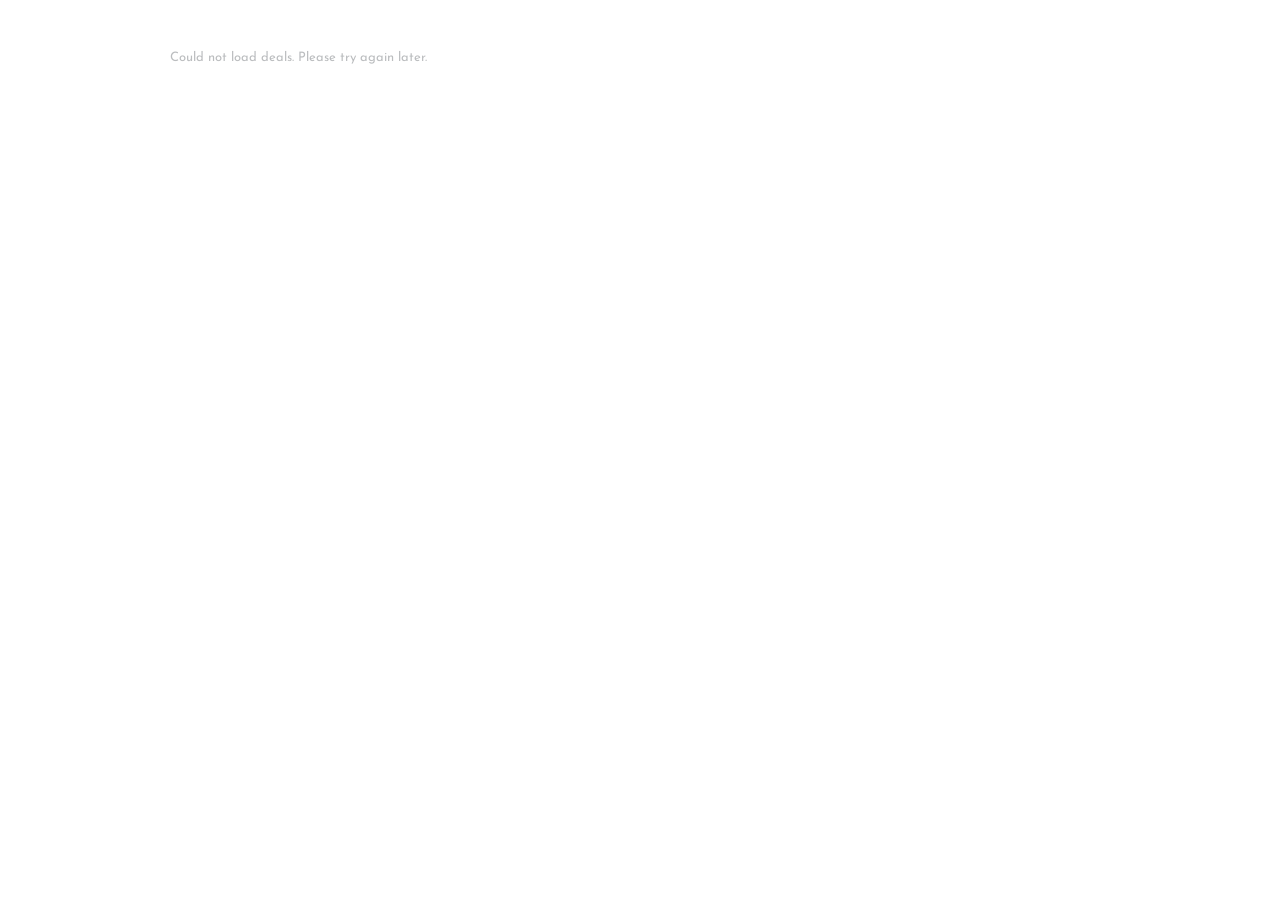
<file: insider-deals-highlights_table.html>
<!DOCTYPE html>
<html lang="en">
<head>
<meta charset="UTF-8">
<meta name="robots" content="noindex, nofollow">
<meta name="viewport" content="width=device-width, initial-scale=1.0">
<title>Save on Acro Festivals &amp; Retreats – AcroInsiders</title>
<link rel="icon" type="image/x-icon" href="favicon.ico">
<link rel="preconnect" href="https://fonts.googleapis.com">
<link rel="preconnect" href="https://fonts.gstatic.com" crossorigin>
<link href="https://fonts.googleapis.com/css2?family=Corben:wght@400;700&family=Josefin+Sans:ital,wght@0,300;0,400;0,600;0,700;1,400&display=swap" rel="stylesheet">
<style>
  :root {
    --p1: #f19072; --p2: #12807a; --p3: #3d3d3e; --p4: #5c5c5c;
    --p5: #bbbdbf; --p6: #d7dbde; --p7: #fcdacf; --p8: #fef6f4; --p9: #ffffff;
    --font-body: 'Josefin Sans', sans-serif;
    --font-heading: 'Corben', cursive;
  }
  *, *::before, *::after { box-sizing: border-box; margin: 0; padding: 0; }
  body { font-family: var(--font-body); background: var(--p9); color: var(--p4); line-height: 1.6; padding: 1.5rem 1rem 2rem; }

  .deals { max-width: 1000px; margin: 0 auto; }

  /* Matches the site's h2.wp-block-heading.has-text-align-center above each deals section */
  .deals-title {
    font-family: 'Josefin Sans', sans-serif; font-weight: normal; text-align: center;
    color: var(--p3); font-size: 2rem; line-height: 1.5; margin-bottom: 1.6rem;
  }

  /* Highlighted cards - reproduces the 3-column Kadence row: white box,
     3px dotted --p7 border on all sides, 15px padding, hr divider + heading centered inside */
  .deals-highlight {
    display: grid; grid-template-columns: repeat(3, 1fr); gap: 1.5rem;
    margin-bottom: 2rem;
  }
  .deal-card {
    background: var(--p9); border: 3px dotted var(--p7);
    padding: 15px; text-align: center; display: flex; flex-direction: column;
  }
  .deal-card .kt-divider {
    border: none; border-top: 2px solid var(--p3); width: 100%; margin-bottom: .9rem;
  }
  .deal-card h3 {
    font-family: var(--font-heading); font-size: 1.3rem; font-weight: 700; color: var(--p3);
    margin-bottom: .5rem; line-height: 1.3;
  }
  .deal-meta { font-size: 14px; color: var(--p4); margin-bottom: .5rem; }
  .deal-meta .deal-date { display: block; }
  .deal-meta .deal-country { display: block; }
  .deal-code { font-size: 14px; color: var(--p4); margin-bottom: 1rem; flex: 1; }
  .deal-code b { color: var(--p3); }
  /* Matches the site's default Kadence button: orange bg, teal on hover, white text, pill shape */
  .deal-btn {
    display: inline-block; background: var(--p1); color: #fff; text-decoration: none;
    font-size: 14px; font-weight: 600; padding: 10px 22px; border-radius: 50px;
    transition: background .15s; align-self: center;
  }
  .deal-btn:hover { background: var(--p2); }

  /* Table of remaining deals - reproduces wp-block-table.has-fixed-layout:
     all cells bordered, header row solid rule beneath */
  .deals-table-wrap { overflow-x: auto; }
  table.deals-table { width: 100%; border-collapse: collapse; font-size: 14px; table-layout: fixed; }
  table.deals-table th, table.deals-table td {
    padding: 10px; text-align: center; border: 1px solid var(--p6); vertical-align: middle; word-break: break-word;
  }
  table.deals-table thead { border-bottom: 3px solid var(--p3); }
  table.deals-table th {
    color: var(--p3); font-weight: 700;
  }
  table.deals-table td.deal-name { font-weight: 600; color: var(--p3); }
  table.deals-table td.deal-date { white-space: nowrap; }
  table.deals-table a.deal-link {
    color: var(--p3); font-weight: 700; text-decoration: underline;
  }
  table.deals-table a.deal-link:hover { color: var(--p1); }

  .deals-loading, .deals-empty {
    text-align: center; padding: 1.5rem 0; color: var(--p5); font-size: 13px;
  }
  .deals-spinner {
    display: inline-block; width: 16px; height: 16px; border: 2px solid var(--p6);
    border-top-color: var(--p2); border-radius: 50%; animation: spin .7s linear infinite;
    vertical-align: middle; margin-right: 8px;
  }
  @keyframes spin { to { transform: rotate(360deg); } }

  @media (max-width: 700px) {
    .deals-highlight { grid-template-columns: 1fr; }
  }
  @media (max-width: 560px) {
    table.deals-table { font-size: 11.5px; }
    table.deals-table th, table.deals-table td { padding: 7px 6px; }
  }
</style>
</head>
<body>
<div class="deals">

  <!-- <h2 class="deals-title">Save on Acro Festivals &amp; Retreats</h2> -->

  <div class="deals-highlight" id="highlight-cards">
    <div class="deals-loading"><span class="deals-spinner"></span>Loading deals…</div>
  </div>

  <div class="deals-table-wrap">
    <table class="deals-table" id="deals-table" style="display:none;">
      <thead>
        <tr>
          <th>Date</th>
          <th>Event Name</th>
          <th>Location</th>
          <th>Code</th>
          <th>Link</th>
        </tr>
      </thead>
      <tbody id="deals-table-body"></tbody>
    </table>
    <div class="deals-empty" id="deals-table-empty" style="display:none;">No additional deals right now.</div>
  </div>

</div>

<script>
/* ════════════════════════════════════════════════
   CONFIG
   ════════════════════════════════════════════════ */
const version = "20260711174743";

const CONFIG = {
  SHEET_ID:      '132gCPu46DkXTJk1Yy5RmuKcijMBm7_PPqQjRm_7AbG4',
  SHEET_TAB:     'data',
  WORKER:        'https://tiny-recipe-c86a.be-nomadicated.workers.dev/events',
  COL_NAME:      'EVENT NAME',
  COL_START:     'EVENT START DATE',
  COL_END:       'EVENT END DATE',
  COL_CITY:   'CITY',
  COL_COUNTRY:   'COUNTRY',
  COL_SHOW:      'SHOW_INSIDERS_PAGE',
  COL_HIGHLIGHT: 'SHOW_INSIDERS_PAGE_HIGHLIGHTED',
  COL_CODE:      'INSIDER_CODE',
  COL_LINK:      'INSIDER_LINK',
  HIGHLIGHT_COUNT: 3,
  BUTTON_LABEL:  'Get Tickets',
};

const MONTHS = ['January','February','March','April','May','June',
                'July','August','September','October','November','December'];

const TRUE_VALS = ['yes','1','true','x','\u2713'];

/* ════════════════════════════════════════════════
   HELPERS
   ════════════════════════════════════════════════ */
function isTrue(val) {
  return TRUE_VALS.includes(String(val||'').toLowerCase().trim());
}

function boldFirstWord(s) {
  const str = esc(s);
  const i = str.indexOf(' ');
  return i === -1 ? `<b>${str}</b>` : `<b>${str.slice(0, i)}</b>${str.slice(i)}`;
}

function parseDate(str) {
  if (!str || !str.trim()) return null;
  const iso = str.trim().match(/^(\d{4})-(\d{1,2})-(\d{1,2})/);
  if (iso) return new Date(+iso[1], +iso[2]-1, +iso[3]);
  const us = str.trim().match(/^(\d{1,2})\/(\d{1,2})\/(\d{4})/);
  if (us)  return new Date(+us[3], +us[1]-1, +us[2]);
  const d = new Date(str); return isNaN(d) ? null : d;
}

function fmtDate(row) {
  const s = parseDate(row[CONFIG.COL_START]);
  const e = parseDate(row[CONFIG.COL_END]);
  if (!s) return '';
  const day = d => d.getDate();
  const mon = d => MONTHS[d.getMonth()].slice(0,3);
  if (!e || s.toDateString()===e.toDateString()) return `${mon(s)} ${day(s)}`;
  if (s.getMonth()===e.getMonth() && s.getFullYear()===e.getFullYear()) return `${mon(s)} ${day(s)}\u2013${day(e)}`;
  return `${mon(s)} ${day(s)} \u2013 ${mon(e)} ${day(e)}`;
}

function esc(s) {
  return String(s==null?'':s).replace(/&/g,'&amp;').replace(/</g,'&lt;').replace(/>/g,'&gt;').replace(/"/g,'&quot;');
}

/* ════════════════════════════════════════════════
   CSV PARSER (same as newsletter.html)
   ════════════════════════════════════════════════ */
function parseCSV(csv) {
  const text = csv.replace(/\r\n/g,'\n').replace(/\r/g,'\n');
  const lines=[]; let field='',row=[],inQ=false;
  for (let i=0;i<text.length;i++) {
    const ch=text[i];
    if (inQ) {
      if (ch==='"'&&text[i+1]==='"'){field+='"';i++;}
      else if(ch==='"'){inQ=false;}
      else{field+=ch;}
    } else {
      if(ch==='"'){inQ=true;}
      else if(ch===','){row.push(field);field='';}
      else if(ch==='\n'){row.push(field);field='';if(row.some(Boolean))lines.push(row);row=[];}
      else{field+=ch;}
    }
  }
  if(field||row.length){row.push(field);if(row.some(Boolean))lines.push(row);}
  if(lines.length<2)return[];
  const headers=lines[0].map(h=>h.trim());
  return lines.slice(1).map(cols=>{const obj={};headers.forEach((h,i)=>{obj[h]=(cols[i]||'').trim();});return obj;});
}

/* ════════════════════════════════════════════════
   FETCH (same strategy as newsletter.html: worker first, CSV fallback)
   ════════════════════════════════════════════════ */
async function fetchRows() {
  try {
    const ctrl=new AbortController();
    const tid=setTimeout(()=>ctrl.abort(),5000);
    const res=await fetch(CONFIG.WORKER,{signal:ctrl.signal});
    clearTimeout(tid);
    if(!res.ok)throw new Error(`HTTP ${res.status}`);
    const json=await res.json();
    if(json.rows&&json.rows.length)return json.rows;
    throw new Error('empty');
  } catch(e){/*fall through*/}
  const url=`https://docs.google.com/spreadsheets/d/${CONFIG.SHEET_ID}/gviz/tq?tqx=out:csv&sheet=${encodeURIComponent(CONFIG.SHEET_TAB)}`;
  const res=await fetch(url);
  if(!res.ok)throw new Error(`CSV HTTP ${res.status}`);
  const rows=parseCSV(await res.text());
  if(!rows.length)throw new Error('no rows');
  return rows;
}

/* ════════════════════════════════════════════════
   SELECTION LOGIC
   ════════════════════════════════════════════════ */
function selectDeals(allRows) {
  const now   = new Date();
  const today = new Date(now.getFullYear(), now.getMonth(), now.getDate());

  // Rows eligible for the insider deals page, upcoming only, sorted by start date
  const eligible = allRows
    .filter(row => isTrue(row[CONFIG.COL_SHOW]))
    .filter(row => {
      const s = parseDate(row[CONFIG.COL_START]);
      const e = parseDate(row[CONFIG.COL_END]) || s;
      return !e || e >= today; // keep rows without a parseable end date rather than hide them
    })
    .sort((a,b) => (parseDate(a[CONFIG.COL_START])||0) - (parseDate(b[CONFIG.COL_START])||0));

  // Determine highlighted rows via SHOW_INSIDERS_PAGE_HIGHLIGHTED
  const hasHighlightCol = eligible.some(row => CONFIG.COL_HIGHLIGHT in row);
  let highlighted = hasHighlightCol
    ? eligible.filter(row => isTrue(row[CONFIG.COL_HIGHLIGHT])).slice(0, CONFIG.HIGHLIGHT_COUNT)
    : [];

  // Fallback: no column, or none flagged true -> first N eligible rows
  if (!highlighted.length) {
    highlighted = eligible.slice(0, CONFIG.HIGHLIGHT_COUNT);
  }

  const highlightedSet = new Set(highlighted);
  const rest = eligible.filter(row => !highlightedSet.has(row));

  return { highlighted, rest };
}

/* ════════════════════════════════════════════════
   RENDER
   ════════════════════════════════════════════════ */
function renderHighlightCard(row) {
  const name    = esc((row[CONFIG.COL_NAME]||'').trim() || '(unnamed)');
  const city = esc((row[CONFIG.COL_CITY]||'').trim());
  const country = esc((row[CONFIG.COL_COUNTRY]||'').trim());
  const dr      = esc(fmtDate(row));
  const code    = (row[CONFIG.COL_CODE]||'').trim();
  const link    = (row[CONFIG.COL_LINK]||'').trim();

  return `<div class="deal-card">
    <hr class="kt-divider">
    <h3>${name}</h3>
    <div class="deal-meta">
      ${dr ? `${dr}<br>` : ''}
      ${country ? `Country: ${country}${city ? ' (' + city + ')' : ''}<br>` : ''}
    </div>
   
    ${code ? `<div class="deal-code">🏷 ${boldFirstWord(code)}</div>` : ''}
    ${link ? `<a class="deal-btn" href="${esc(link)}" target="_blank" rel="noopener noreferrer">${esc(CONFIG.BUTTON_LABEL)}</a>` : ''}
  </div>`;
}

function renderTableRow(row) {
  const name    = esc((row[CONFIG.COL_NAME]||'').trim() || '(unnamed)');
  const city = esc((row[CONFIG.COL_CITY]||'').trim());
  const country = esc((row[CONFIG.COL_COUNTRY]||'').trim());
  const dr      = esc(fmtDate(row));
  const code    = esc((row[CONFIG.COL_CODE]||'').trim());
  const link    = (row[CONFIG.COL_LINK]||'').trim();

  return `<tr>
    <td class="deal-date">${dr}</td>
    <td class="deal-name">${name}</td>
    <td>${[city, country].filter(Boolean).join(', ')}</td>
    <td>
      ${code ? `<div class="deal-code">🏷 ${boldFirstWord(code)}</div>` : ''}
      </td>
    <td>${link ? `<a class="deal-link" href="${esc(link)}" target="_blank" rel="noopener noreferrer">${esc(CONFIG.BUTTON_LABEL)}</a>` : ''}</td>
  </tr>`;
}

function render(allRows) {
  const { highlighted, rest } = selectDeals(allRows);

  const cardsEl = document.getElementById('highlight-cards');
  if (highlighted.length) {
    cardsEl.innerHTML = highlighted.map(renderHighlightCard).join('');
  } else {
    cardsEl.innerHTML = '<div class="deals-empty">No deals available right now.</div>';
  }

  const tableEl      = document.getElementById('deals-table');
  const tableBodyEl  = document.getElementById('deals-table-body');
  const tableEmptyEl = document.getElementById('deals-table-empty');
  if (rest.length) {
    tableBodyEl.innerHTML = rest.map(renderTableRow).join('');
    tableEl.style.display = '';
    tableEmptyEl.style.display = 'none';
  } else {
    tableEl.style.display = 'none';
    tableEmptyEl.style.display = '';
  }
}

/* ════════════════════════════════════════════════
   INIT
   ════════════════════════════════════════════════ */
async function init() {
  try {
    const rows = await fetchRows();
    render(rows);
  } catch (err) {
    console.error('Insider Deals load error:', err);
    document.getElementById('highlight-cards').innerHTML =
      '<div class="deals-empty">Could not load deals. Please try again later.</div>';
  }
  setTimeout(() => { if (window.parentIFrame) window.parentIFrame.size(); }, 1000);
  setTimeout(() => { if (window.parentIFrame) window.parentIFrame.size(); }, 3000);
}

if (typeof main === 'undefined') {
  function main() { init(); }
}
main();
</script>
</body>
</html>
</file>
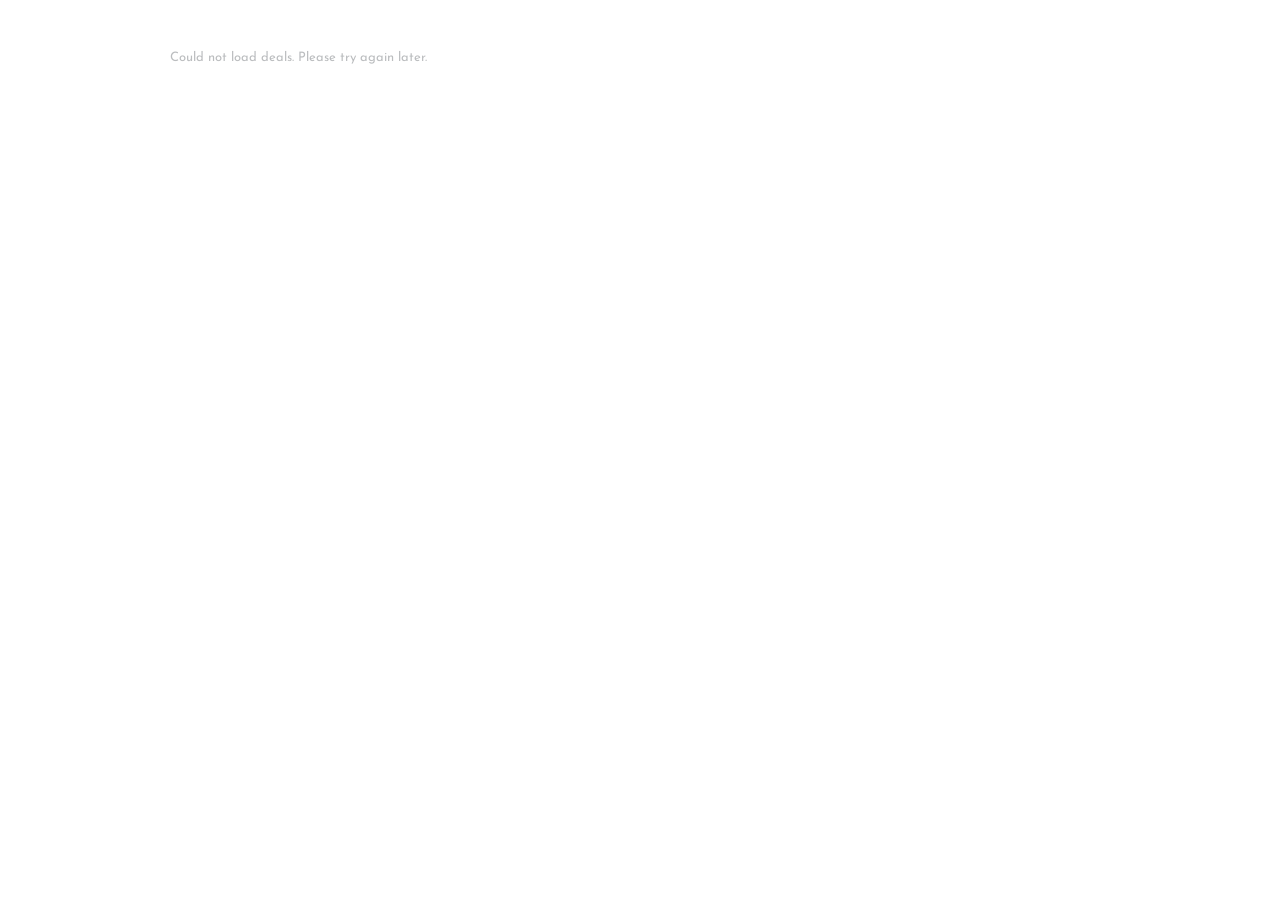
<file: insider_deals_highlights_table.html>
<!DOCTYPE html>
<html lang="en">
<head>
<meta charset="UTF-8">
<meta name="robots" content="noindex, nofollow">
<meta name="viewport" content="width=device-width, initial-scale=1.0">
<title>Save on Acro Festivals &amp; Retreats – AcroInsiders</title>
<link rel="icon" type="image/x-icon" href="favicon.ico">
<link rel="preconnect" href="https://fonts.googleapis.com">
<link rel="preconnect" href="https://fonts.gstatic.com" crossorigin>
<link href="https://fonts.googleapis.com/css2?family=Corben:wght@400;700&family=Josefin+Sans:ital,wght@0,300;0,400;0,600;0,700;1,400&display=swap" rel="stylesheet">
<style>
  :root {
    --p1: #f19072; --p2: #12807a; --p3: #3d3d3e; --p4: #5c5c5c;
    --p5: #bbbdbf; --p6: #d7dbde; --p7: #fcdacf; --p8: #fef6f4; --p9: #ffffff;
    --font-body: 'Josefin Sans', sans-serif;
    --font-heading: 'Corben', cursive;
  }
  *, *::before, *::after { box-sizing: border-box; margin: 0; padding: 0; }
  body { font-family: var(--font-body); background: var(--p9); color: var(--p4); line-height: 1.6; padding: 1.5rem 1rem 2rem; }

  .deals { max-width: 1000px; margin: 0 auto; }

  /* Matches the site's h2.wp-block-heading.has-text-align-center above each deals section */
  .deals-title {
    font-family: 'Josefin Sans', sans-serif; font-weight: normal; text-align: center;
    color: var(--p3); font-size: 2rem; line-height: 1.5; margin-bottom: 1.6rem;
  }

  /* Highlighted cards - reproduces the 3-column Kadence row: white box,
     3px dotted --p7 border on all sides, 15px padding, hr divider + heading centered inside */
  .deals-highlight {
    display: grid; grid-template-columns: repeat(3, 1fr); gap: 1.5rem;
    margin-bottom: 2rem;
  }
  .deal-card {
    background: var(--p9); border: 3px dotted var(--p7);
    padding: 15px; text-align: center; display: flex; flex-direction: column;
  }
  .deal-card .kt-divider {
    border: none; border-top: 2px solid var(--p3); width: 100%; margin-bottom: .9rem;
  }
  .deal-card h3 {
    font-family: var(--font-heading); font-size: 1.3rem; font-weight: 700; color: var(--p3);
    margin-bottom: .5rem; line-height: 1.3;
  }
  .deal-meta { font-size: 14px; color: var(--p4); margin-bottom: .5rem; }
  .deal-meta .deal-date { display: block; }
  .deal-meta .deal-country { display: block; }
  .deal-code { font-size: 14px; color: var(--p4); margin-bottom: 1rem; flex: 1; }
  .deal-code b { color: var(--p3); }
  /* Matches the site's default Kadence button: orange bg, teal on hover, white text, pill shape */
  .deal-btn {
    display: inline-block; background: var(--p1); color: #fff; text-decoration: none;
    font-size: 14px; font-weight: 600; padding: 10px 22px; border-radius: 50px;
    transition: background .15s; align-self: center;
  }
  .deal-btn:hover { background: var(--p2); }

  /* Table of remaining deals - reproduces wp-block-table.has-fixed-layout:
     all cells bordered, header row solid rule beneath */
  .deals-table-wrap { overflow-x: auto; }
  table.deals-table { width: 100%; border-collapse: collapse; font-size: 14px; table-layout: fixed; }
  table.deals-table th, table.deals-table td {
    padding: 10px; text-align: center; border: 1px solid var(--p6); vertical-align: middle; word-break: break-word;
  }
  table.deals-table thead { border-bottom: 3px solid var(--p3); }
  table.deals-table th {
    color: var(--p3); font-weight: 700;
  }
  table.deals-table td.deal-name { font-weight: 600; color: var(--p3); }
  table.deals-table td.deal-date { white-space: nowrap; }
  table.deals-table a.deal-link {
    color: var(--p3); font-weight: 700; text-decoration: underline;
  }
  table.deals-table a.deal-link:hover { color: var(--p1); }

  .deals-loading, .deals-empty {
    text-align: center; padding: 1.5rem 0; color: var(--p5); font-size: 13px;
  }
  .deals-spinner {
    display: inline-block; width: 16px; height: 16px; border: 2px solid var(--p6);
    border-top-color: var(--p2); border-radius: 50%; animation: spin .7s linear infinite;
    vertical-align: middle; margin-right: 8px;
  }
  @keyframes spin { to { transform: rotate(360deg); } }

  @media (max-width: 700px) {
    .deals-highlight { grid-template-columns: 1fr; }
  }
  @media (max-width: 560px) {
    table.deals-table { font-size: 11.5px; }
    table.deals-table th, table.deals-table td { padding: 7px 6px; }
  }
</style>
</head>
<body>
<div class="deals">

  <!-- <h2 class="deals-title">Save on Acro Festivals &amp; Retreats</h2> -->

  <div class="deals-highlight" id="highlight-cards">
    <div class="deals-loading"><span class="deals-spinner"></span>Loading deals…</div>
  </div>

  <div class="deals-table-wrap">
    <table class="deals-table" id="deals-table" style="display:none;">
      <thead>
        <tr>
          <th>Date</th>
          <th>Event Name</th>
          <th>Code</th>
          <th>Link</th>
        </tr>
      </thead>
      <tbody id="deals-table-body"></tbody>
    </table>
    <div class="deals-empty" id="deals-table-empty" style="display:none;">No additional deals right now.</div>
  </div>

</div>

<script>
/* ════════════════════════════════════════════════
   CONFIG
   ════════════════════════════════════════════════ */
const version = "20260711174743";

const CONFIG = {
  SHEET_ID:      '132gCPu46DkXTJk1Yy5RmuKcijMBm7_PPqQjRm_7AbG4',
  SHEET_TAB:     'data',
  WORKER:        'https://tiny-recipe-c86a.be-nomadicated.workers.dev/events',
  COL_NAME:      'EVENT NAME',
  COL_START:     'EVENT START DATE',
  COL_END:       'EVENT END DATE',
  COL_CITY:   'CITY',
  COL_COUNTRY:   'COUNTRY',
  COL_SHOW:      'SHOW_INSIDERS_PAGE',
  COL_HIGHLIGHT: 'SHOW_INSIDERS_PAGE_HIGHLIGHTED',
  COL_CODE:      'INSIDER_CODE',
  // COL_LINK:      'INSIDER_LINK',
  COL_LINK:      'URL',
  HIGHLIGHT_COUNT: 3,
  BUTTON_LABEL:  'Get Tickets',
};

const MONTHS = ['January','February','March','April','May','June',
                'July','August','September','October','November','December'];

const TRUE_VALS = ['yes','1','true','x','\u2713'];

/* ════════════════════════════════════════════════
   HELPERS
   ════════════════════════════════════════════════ */
function isTrue(val) {
  return TRUE_VALS.includes(String(val||'').toLowerCase().trim());
}

function boldFirstWord(s) {
  const str = esc(s);
  const i = str.indexOf(' ');
  return i === -1 ? `<b>${str}</b>` : `<b>${str.slice(0, i)}</b>${str.slice(i)}`;
}

function parseDate(str) {
  if (!str || !str.trim()) return null;
  const iso = str.trim().match(/^(\d{4})-(\d{1,2})-(\d{1,2})/);
  if (iso) return new Date(+iso[1], +iso[2]-1, +iso[3]);
  const us = str.trim().match(/^(\d{1,2})\/(\d{1,2})\/(\d{4})/);
  if (us)  return new Date(+us[3], +us[1]-1, +us[2]);
  const d = new Date(str); return isNaN(d) ? null : d;
}

function fmtDate(row) {
  const s = parseDate(row[CONFIG.COL_START]);
  const e = parseDate(row[CONFIG.COL_END]);
  if (!s) return '';
  const day = d => d.getDate();
  const mon = d => MONTHS[d.getMonth()].slice(0,3);
  const yr  = d => d.getFullYear();
  if (!e || s.toDateString()===e.toDateString()) return `${mon(s)} ${day(s)}, ${yr(s)}`;
  if (s.getMonth()===e.getMonth() && s.getFullYear()===e.getFullYear()) return `${mon(s)} ${day(s)}\u2013${day(e)}, ${yr(s)}`;
  if (s.getFullYear()===e.getFullYear()) return `${mon(s)} ${day(s)} \u2013 ${mon(e)} ${day(e)}, ${yr(s)}`;
  return `${mon(s)} ${day(s)}, ${yr(s)} \u2013 ${mon(e)} ${day(e)}, ${yr(e)}`;
}

function esc(s) {
  return String(s==null?'':s).replace(/&/g,'&amp;').replace(/</g,'&lt;').replace(/>/g,'&gt;').replace(/"/g,'&quot;');
}

/* ════════════════════════════════════════════════
   CSV PARSER (same as newsletter.html)
   ════════════════════════════════════════════════ */
function parseCSV(csv) {
  const text = csv.replace(/\r\n/g,'\n').replace(/\r/g,'\n');
  const lines=[]; let field='',row=[],inQ=false;
  for (let i=0;i<text.length;i++) {
    const ch=text[i];
    if (inQ) {
      if (ch==='"'&&text[i+1]==='"'){field+='"';i++;}
      else if(ch==='"'){inQ=false;}
      else{field+=ch;}
    } else {
      if(ch==='"'){inQ=true;}
      else if(ch===','){row.push(field);field='';}
      else if(ch==='\n'){row.push(field);field='';if(row.some(Boolean))lines.push(row);row=[];}
      else{field+=ch;}
    }
  }
  if(field||row.length){row.push(field);if(row.some(Boolean))lines.push(row);}
  if(lines.length<2)return[];
  const headers=lines[0].map(h=>h.trim());
  return lines.slice(1).map(cols=>{const obj={};headers.forEach((h,i)=>{obj[h]=(cols[i]||'').trim();});return obj;});
}

/* ════════════════════════════════════════════════
   FETCH (same strategy as newsletter.html: worker first, CSV fallback)
   ════════════════════════════════════════════════ */
async function fetchRows() {
  try {
    const ctrl=new AbortController();
    const tid=setTimeout(()=>ctrl.abort(),5000);
    const res=await fetch(CONFIG.WORKER,{signal:ctrl.signal});
    clearTimeout(tid);
    if(!res.ok)throw new Error(`HTTP ${res.status}`);
    const json=await res.json();
    if(json.rows&&json.rows.length)return json.rows;
    throw new Error('empty');
  } catch(e){/*fall through*/}
  const url=`https://docs.google.com/spreadsheets/d/${CONFIG.SHEET_ID}/gviz/tq?tqx=out:csv&sheet=${encodeURIComponent(CONFIG.SHEET_TAB)}`;
  const res=await fetch(url);
  if(!res.ok)throw new Error(`CSV HTTP ${res.status}`);
  const rows=parseCSV(await res.text());
  if(!rows.length)throw new Error('no rows');
  return rows;
}

/* ════════════════════════════════════════════════
   SELECTION LOGIC
   ════════════════════════════════════════════════ */
function selectDeals(allRows) {
  const now   = new Date();
  const today = new Date(now.getFullYear(), now.getMonth(), now.getDate());

  // Rows eligible for the insider deals page, upcoming only, sorted by start date
  const eligible = allRows
    .filter(row => isTrue(row[CONFIG.COL_SHOW]))
    .filter(row => {
      const s = parseDate(row[CONFIG.COL_START]);
      const e = parseDate(row[CONFIG.COL_END]) || s;
      return !e || e >= today; // keep rows without a parseable end date rather than hide them
    })
    .sort((a,b) => (parseDate(a[CONFIG.COL_START])||0) - (parseDate(b[CONFIG.COL_START])||0));

  // Determine highlighted rows via SHOW_INSIDERS_PAGE_HIGHLIGHTED
  const hasHighlightCol = eligible.some(row => CONFIG.COL_HIGHLIGHT in row);
  let highlighted = hasHighlightCol
    ? eligible.filter(row => isTrue(row[CONFIG.COL_HIGHLIGHT])).slice(0, CONFIG.HIGHLIGHT_COUNT)
    : [];

  // Fallback: no column, or none flagged true -> first N eligible rows
  if (!highlighted.length) {
    highlighted = eligible.slice(0, CONFIG.HIGHLIGHT_COUNT);
  }

  const highlightedSet = new Set(highlighted);
  const rest = eligible.filter(row => !highlightedSet.has(row));

  return { highlighted, rest };
}

/* ════════════════════════════════════════════════
   RENDER
   ════════════════════════════════════════════════ */
function renderHighlightCard(row) {
  const name    = esc((row[CONFIG.COL_NAME]||'').trim() || '(unnamed)');
  const city = esc((row[CONFIG.COL_CITY]||'').trim());
  const country = esc((row[CONFIG.COL_COUNTRY]||'').trim());
  const dr      = esc(fmtDate(row));
  const code    = (row[CONFIG.COL_CODE]||'').trim();
  const link    = (row[CONFIG.COL_LINK]||'').trim();

  return `<div class="deal-card">
    <hr class="kt-divider">
    <h3>${name}</h3>
    <div class="deal-meta">
      ${dr ? `${dr}<br>` : ''}
      ${country ? `Country: ${country}${city ? ' (' + city + ')' : ''}<br>` : ''}
    </div>
   
    ${code ? `<div class="deal-code">🏷 ${boldFirstWord(code)}</div>` : ''}
    ${link ? `<a class="deal-btn" href="${esc(link)}" target="_blank" rel="noopener noreferrer">${esc(CONFIG.BUTTON_LABEL)}</a>` : ''}
  </div>`;
}

function renderTableRow(row) {
  const name    = esc((row[CONFIG.COL_NAME]||'').trim() || '(unnamed)');
  const city = esc((row[CONFIG.COL_CITY]||'').trim());
  const country = esc((row[CONFIG.COL_COUNTRY]||'').trim());
  const dr      = esc(fmtDate(row));
  const code    = esc((row[CONFIG.COL_CODE]||'').trim());
  const link    = (row[CONFIG.COL_LINK]||'').trim();

  return `<tr>
    <td class="deal-date">${dr}</td>
    <td class="deal-name"><b>${name}</b><br>
    ${[city, country].filter(Boolean).join(', ')}</td>
    <td>
      ${code ? `<div class="deal-code">🏷 ${boldFirstWord(code)}</div>` : ''}
      </td>
    <td>${link ? `<a class="deal-link" href="${esc(link)}" target="_blank" rel="noopener noreferrer">${esc(CONFIG.BUTTON_LABEL)}</a>` : ''}</td>
  </tr>`;
}

function render(allRows) {
  const { highlighted, rest } = selectDeals(allRows);

  const cardsEl = document.getElementById('highlight-cards');
  if (highlighted.length) {
    cardsEl.innerHTML = highlighted.map(renderHighlightCard).join('');
  } else {
    cardsEl.innerHTML = '<div class="deals-empty">No deals available right now.</div>';
  }

  const tableEl      = document.getElementById('deals-table');
  const tableBodyEl  = document.getElementById('deals-table-body');
  const tableEmptyEl = document.getElementById('deals-table-empty');
  if (rest.length) {
    tableBodyEl.innerHTML = rest.map(renderTableRow).join('');
    tableEl.style.display = '';
    tableEmptyEl.style.display = 'none';
  } else {
    tableEl.style.display = 'none';
    tableEmptyEl.style.display = '';
  }
}

/* ════════════════════════════════════════════════
   INIT
   ════════════════════════════════════════════════ */
async function init() {
  try {
    const rows = await fetchRows();
    render(rows);
  } catch (err) {
    console.error('Insider Deals load error:', err);
    document.getElementById('highlight-cards').innerHTML =
      '<div class="deals-empty">Could not load deals. Please try again later.</div>';
  }
  setTimeout(() => { if (window.parentIFrame) window.parentIFrame.size(); }, 1000);
  setTimeout(() => { if (window.parentIFrame) window.parentIFrame.size(); }, 3000);
}

if (typeof main === 'undefined') {
  function main() { init(); }
}
main();
</script>
</body>
</html>
</file>
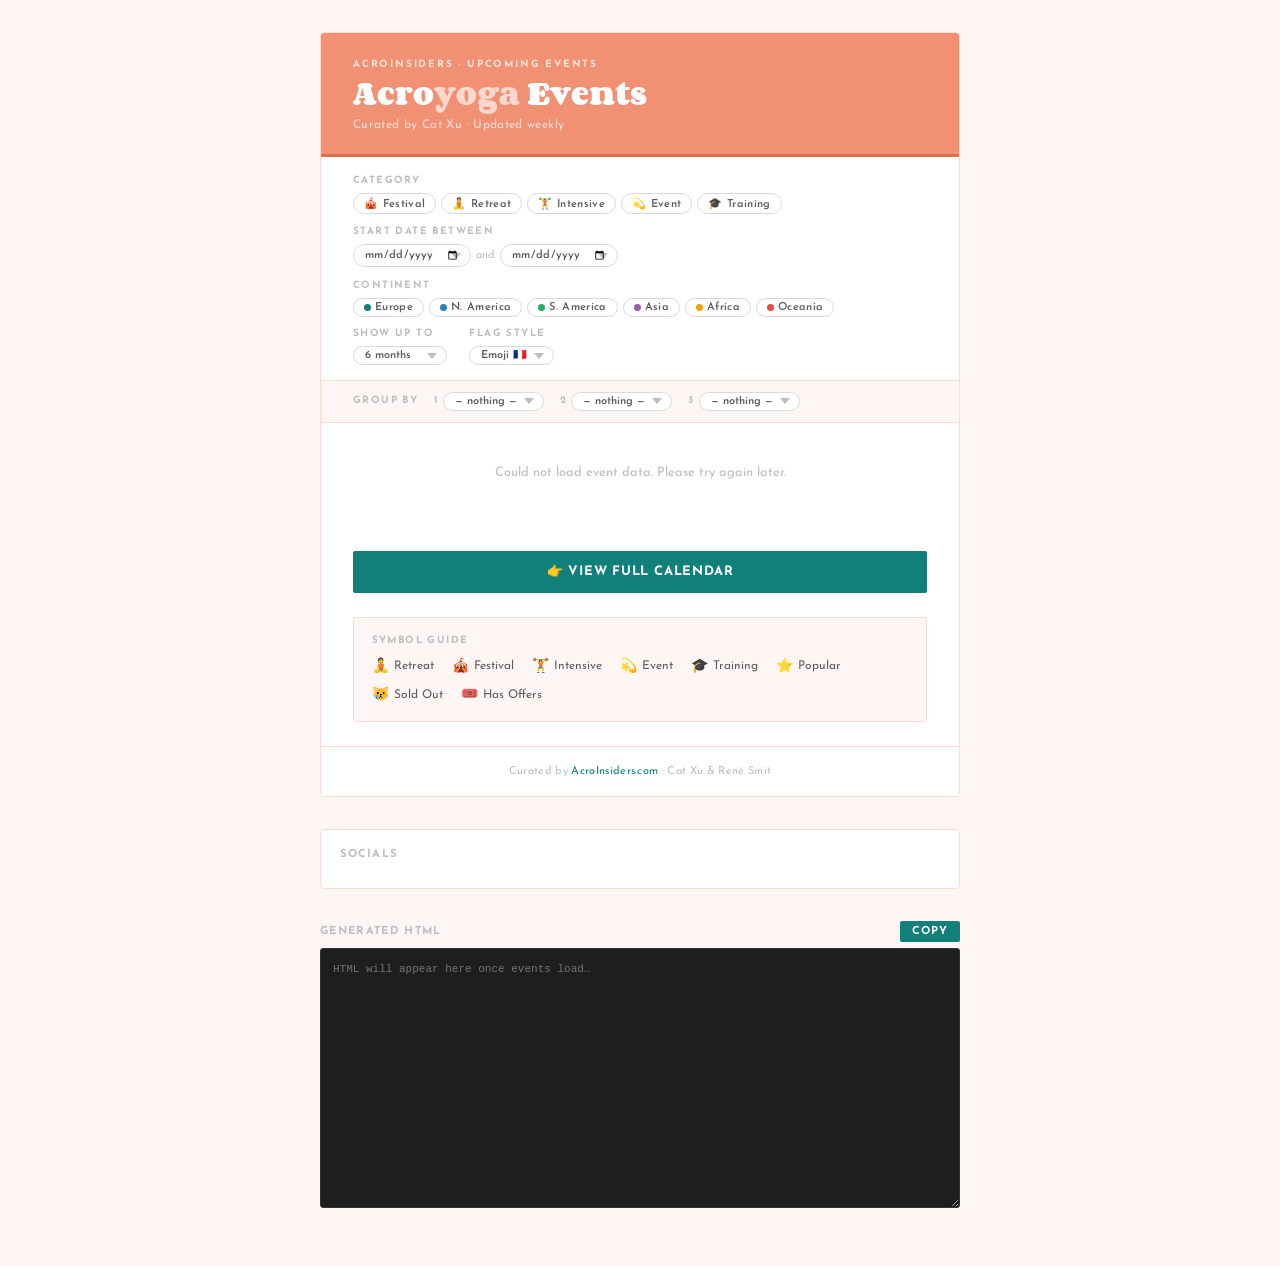
<file: insta_story.html>
<!DOCTYPE html>
<html lang="en">
<head>
<meta charset="UTF-8">
<meta name="robots" content="noindex, nofollow">  
<meta name="viewport" content="width=device-width, initial-scale=1.0">
<title>Upcoming Acroyoga Events – AcroInsiders</title>
<link rel="icon" type="image/x-icon" href="favicon.ico">
<link rel="preconnect" href="https://fonts.googleapis.com">
<link rel="preconnect" href="https://fonts.gstatic.com" crossorigin>
<link href="https://fonts.googleapis.com/css2?family=Corben:wght@400;700&family=Josefin+Sans:ital,wght@0,300;0,400;0,600;0,700;1,400&display=swap" rel="stylesheet">
<style>
  :root {
    --p1: #f19072; --p2: #12807a; --p3: #3d3d3e; --p4: #5c5c5c;
    --p5: #bbbdbf; --p6: #d7dbde; --p7: #fcdacf; --p8: #fef6f4; --p9: #ffffff;
    --font-body: 'Josefin Sans', sans-serif;
    --font-heading: 'Corben', cursive;
  }
  *, *::before, *::after { box-sizing: border-box; margin: 0; padding: 0; }
  body { font-family: var(--font-body); background: var(--p8); color: var(--p4); line-height: 1.6; padding: 2rem 1rem 3rem; }
  li {margin-bottom: 1rem;}
  .digest { max-width: 640px; margin: 0 auto; background: var(--p9); border: 1px solid var(--p7); border-radius: 4px; overflow: hidden; }

  /* Header */
  .digest-header { background: var(--p1); padding: 1.5rem 2rem 1.2rem; border-bottom: 3px solid #d9704e; }
  .digest-header-label { font-size: 10px; font-weight: 700; letter-spacing: .18em; text-transform: uppercase; color: rgba(255,255,255,.75); margin-bottom: 4px; }
  .digest-header-title { font-family: var(--font-heading); font-size: 1.7rem; font-weight: 700; color: #fff; line-height: 1.2; }
  .digest-header-title span { color: rgba(255,255,255,.65); }
  .digest-header-sub { font-size: 12px; color: rgba(255,255,255,.7); margin-top: 6px; font-weight: 400; letter-spacing: .03em; }

  /* Filter bar */
  .filter-bar { padding: 1rem 2rem .9rem; border-bottom: 1px solid var(--p7); background: var(--p9); }
  .filter-row { display: flex; flex-wrap: wrap; gap: .6rem 1.4rem; align-items: flex-start; margin-bottom: .65rem; }
  .filter-row:last-child { margin-bottom: 0; }
  .filter-section { display: flex; flex-direction: column; gap: 4px; }
  .filter-label {
    font-size: 10px; font-weight: 700; letter-spacing: .14em; text-transform: uppercase; color: var(--p5);
    display: flex; align-items: center; gap: 8px;
  }
  .filter-clear {
    font-size: 9px; font-weight: 700; letter-spacing: .1em; text-transform: uppercase;
    color: var(--p2); cursor: pointer; background: none; border: none; padding: 0;
    font-family: var(--font-body); opacity: 0; pointer-events: none; transition: opacity .15s;
  }
  .filter-clear.visible { opacity: 1; pointer-events: auto; }
  .filter-clear:hover { color: var(--p1); }
  .filter-toggles { display: flex; flex-wrap: wrap; gap: 5px; }
  .ftog {
    display: inline-flex; align-items: center; gap: 4px;
    font-family: var(--font-body); font-size: 11px; font-weight: 600; letter-spacing: .03em;
    padding: 3px 10px; border-radius: 20px; border: 1.5px solid var(--p6);
    background: var(--p9); color: var(--p4); cursor: pointer;
    transition: all .12s; white-space: nowrap; user-select: none;
  }
  .ftog:hover { border-color: var(--p5); color: var(--p3); }
  .ftog.active { background: var(--p2); border-color: var(--p2); color: #fff; }
  .ftog.active:hover { background: #0e6b65; border-color: #0e6b65; }
  .ftog-dot { width: 7px; height: 7px; border-radius: 50%; display: inline-block; flex-shrink: 0; }

  .filter-select {
    font-family: var(--font-body); font-size: 11px; font-weight: 600; color: var(--p4);
    background: var(--p9); border: 1.5px solid var(--p6); border-radius: 20px;
    padding: 3px 26px 3px 11px; appearance: none; -webkit-appearance: none;
    background-image: url("data:image/svg+xml,%3Csvg xmlns='http://www.w3.org/2000/svg' width='10' height='6' viewBox='0 0 10 6'%3E%3Cpath d='M0 0l5 6 5-6z' fill='%23bbbdbf'/%3E%3C/svg%3E");
    background-repeat: no-repeat; background-position: right 9px center;
    cursor: pointer; outline: none; transition: border-color .12s;
  }
  .filter-select:hover, .filter-select:focus { border-color: var(--p5); }

  /* Grouping row */
  .group-row { display: flex; flex-wrap: wrap; gap: 6px 1rem; align-items: center; padding: .7rem 2rem; border-bottom: 1px solid var(--p7); background: var(--p8); }
  .group-label { font-size: 10px; font-weight: 700; letter-spacing: .14em; text-transform: uppercase; color: var(--p5); white-space: nowrap; }
  .group-level { display: flex; align-items: center; gap: 5px; }
  .group-num { font-size: 10px; font-weight: 700; color: var(--p5); letter-spacing: .06em; }

  .filter-count { font-size: 11px; color: var(--p5); padding: .4rem 2rem .1rem; min-height: 1.4em; }

  /* Event list */
  .digest-body { padding: 0 2rem 1.5rem; }
  ul.ev-list { list-style: none; margin: 0; padding: 0; }

  /* Group headers – 3 levels with decreasing visual weight */
  .grp-head {
    display: flex; align-items: center; justify-content: space-between;
    padding: 5px 8px; margin: 1.1rem -2rem 0; padding-left: 2rem; padding-right: 2rem;
    border-bottom: 1px solid var(--p7);
  }
  .grp-head-1 { background: var(--p1); margin-top: 0; }
  .grp-head-1 .grp-name { font-family: var(--font-heading); font-size: .9rem; font-weight: 700; color: #fff; letter-spacing: .04em; text-transform: uppercase; }
  .grp-head-1 .grp-count { font-size: 10px; color: rgba(255,255,255,.7); font-weight: 700; letter-spacing: .06em; text-transform: uppercase; }

  .grp-head-2 { background: var(--p8); border-left: 3px solid var(--p2); }
  .grp-head-2 .grp-name { font-family: var(--font-heading); font-size: .78rem; font-weight: 700; letter-spacing: .04em; text-transform: uppercase; }
  .grp-head-2 .grp-count { font-size: 10px; color: var(--p5); font-weight: 700; letter-spacing: .06em; text-transform: uppercase; }

  .grp-head-3 { background: transparent; border-bottom: 1px dashed var(--p6); margin-top: .6rem; }
  .grp-head-3 .grp-name { font-family: var(--font-body); font-size: .72rem; font-weight: 700; letter-spacing: .12em; text-transform: uppercase; color: var(--p5); }
  .grp-head-3 .grp-count { font-size: 10px; color: var(--p6); font-weight: 700; letter-spacing: .04em; }

  .digest-month { /* flat (no grouping) month divider */
    font-family: var(--font-heading); font-size: .75rem; font-weight: 700; letter-spacing: .12em;
    text-transform: uppercase; color: var(--p5); padding: 1.2rem 0 .4rem; border-bottom: 1px solid var(--p7); margin-bottom: .2rem;
  }

  /* Event row */
  .ev { display: flex; align-items: baseline; gap: 0; padding: 7px 0; border-bottom: 1px solid var(--p8); transition: background .12s; }
  .ev:last-child { border-bottom: none; }
  .ev:hover { background: var(--p8); margin: 0 -2rem; padding-left: 2rem; padding-right: 2rem; }
  .ev-date { font-size: 11px; font-weight: 700; color: var(--p2); white-space: nowrap; min-width: 88px; flex-shrink: 0; letter-spacing: .02em; padding-top: 1px; }
  .ev-body { flex: 1; min-width: 0; }
  .ev-name { font-family: var(--font-body); font-size: 13.5px; font-weight: 600; color: var(--p3); text-decoration: none; line-height: 1.35; display: inline; }
  .ev-name:hover { color: var(--p1); text-decoration: underline; text-underline-offset: 3px; }
  .ev-loc { font-size: 11.5px; color: var(--p5); font-weight: 400; margin-top: 1px; }
  .ev-icons { flex-shrink: 0; font-size: 14px; padding-left: 10px; white-space: nowrap; line-height: 1; padding-top: 2px; }

  .digest-loading { display: flex; align-items: center; gap: 10px; padding: 2rem 0; color: var(--p5); font-size: 13px; }
  .digest-spinner { width: 16px; height: 16px; border: 2px solid var(--p6); border-top-color: var(--p2); border-radius: 50%; animation: spin .7s linear infinite; flex-shrink: 0; }
  @keyframes spin { to { transform: rotate(360deg); } }
  .digest-empty { padding: 1.5rem 0; color: var(--p5); font-size: 13px; text-align: center; }

  /* CTA / guide / footer */
  .digest-cta { display: block; margin: 1.2rem 2rem 0; padding: 11px 18px; background: var(--p2); color: #fff; text-align: center; font-family: var(--font-body); font-size: 13px; font-weight: 700; letter-spacing: .06em; text-transform: uppercase; text-decoration: none; border-radius: 2px; transition: background .15s; }
  .digest-cta:hover { background: #0e6b65; color: #fff; }
  .digest-guide { margin: 1.5rem 2rem 0; background: var(--p8); border: 1px solid var(--p7); border-radius: 3px; padding: .9rem 1.1rem; }
  .digest-guide-title { font-size: 10px; font-weight: 700; letter-spacing: .14em; text-transform: uppercase; color: var(--p5); margin-bottom: 7px; }
  .guide-row { display: flex; flex-wrap: wrap; gap: 6px 18px; }
  .guide-item { font-size: 12px; color: var(--p4); white-space: nowrap; display: flex; align-items: center; gap: 5px; }
  .guide-item .gi { font-size: 14px; }
  .digest-footer { padding: 1rem 2rem; margin-top: 1.5rem; border-top: 1px solid var(--p7); font-size: 11px; color: var(--p5); text-align: center; letter-spacing: .03em; }
  .digest-footer a { color: var(--p2); text-decoration: none; }
  .digest-footer a:hover { color: var(--p1); }

  /* Socials box (above generated HTML) */
  .socials-box { max-width: 640px; margin: 2rem auto 0; background: var(--p9); border: 1px solid var(--p7); border-radius: 4px; padding: 1rem 1.2rem; }
  .socials-box-title { font-family: var(--font-body); font-size: 11px; font-weight: 700; letter-spacing: .12em; text-transform: uppercase; color: var(--p5); margin-bottom: 8px; }
  .soc-row { display: flex; align-items: baseline; justify-content: space-between; gap: 14px; padding: 5px 0; border-bottom: 1px solid var(--p8); font-size: 12.5px; }
  .soc-row:last-child { border-bottom: none; }
  .soc-name { font-weight: 600; color: var(--p3); flex-shrink: 0; }
  .soc-handles { color: var(--p2); text-align: right; word-break: break-word; }
  .soc-empty { font-size: 12px; color: var(--p5); padding: .3rem 0; }

  @media (max-width: 500px) {
    .digest-body { padding: 0 1.1rem 1rem; }
    .digest-header, .filter-bar { padding-left: 1.1rem; padding-right: 1.1rem; }
    .group-row { padding-left: 1.1rem; padding-right: 1.1rem; }
    .filter-count { padding-left: 1.1rem; }
    .digest-cta, .digest-guide { margin-left: 1.1rem; margin-right: 1.1rem; }
    .digest-footer { padding: 1rem 1.1rem; }
    .ev-date { min-width: 74px; font-size: 10px; }
    .ev-name { font-size: 12.5px; }
    .ev:hover { margin: 0 -1.1rem; padding-left: 1.1rem; padding-right: 1.1rem; }
    .grp-head { margin-left: -1.1rem; margin-right: -1.1rem; padding-left: 1.1rem; padding-right: 1.1rem; }
  }
</style>
</head>
<body>
<div class="digest">

  <!-- Header -->
  <div class="digest-header">
    <div class="digest-header-label">AcroInsiders · Upcoming Events</div>
    <div class="digest-header-title">Acro<span>yoga</span> Events</div>
    <div class="digest-header-sub">Curated by Cat Xu · Updated weekly</div>
  </div>

  <!-- Filter bar -->
  <div class="filter-bar">
    <div class="filter-row">
      <div class="filter-section">
        <div class="filter-label">Category <button class="filter-clear" id="clear-cat" onclick="clearFilter('cat')">Clear</button></div>
        <div class="filter-toggles">
          <button class="ftog" data-filter="cat" data-val="Festival"  onclick="toggleFilter(this)">🎪 Festival</button>
          <button class="ftog" data-filter="cat" data-val="Retreat"   onclick="toggleFilter(this)">🧘 Retreat</button>
          <button class="ftog" data-filter="cat" data-val="Intensive" onclick="toggleFilter(this)">🏋️ Intensive</button>
          <button class="ftog" data-filter="cat" data-val="Event"     onclick="toggleFilter(this)">💫 Event</button>
          <button class="ftog" data-filter="cat" data-val="Training"  onclick="toggleFilter(this)">🎓 Training</button>
        </div>
      </div>
    </div>
    <div class="filter-row">
      <div class="filter-section">
        <div class="filter-label">Start date between <button class="filter-clear" id="clear-date" onclick="clearDateFilter()">Clear</button></div>
        <div class="filter-toggles" style="align-items:center;">
          <input type="date" class="filter-select" id="filter-date-from" onchange="applyFilters()" style="padding:3px 10px;">
          <span style="font-size:11px;color:var(--p5);">and</span>
          <input type="date" class="filter-select" id="filter-date-to" onchange="applyFilters()" style="padding:3px 10px;">
        </div>
      </div>
    </div>
    <div class="filter-row">
      <div class="filter-section">
        <div class="filter-label">Continent <button class="filter-clear" id="clear-cont" onclick="clearFilter('cont')">Clear</button></div>
        <div class="filter-toggles">
          <button class="ftog" data-filter="cont" data-val="Europe"        onclick="toggleFilter(this)"><span class="ftog-dot" style="background:#12807a"></span>Europe</button>
          <button class="ftog" data-filter="cont" data-val="North America" onclick="toggleFilter(this)"><span class="ftog-dot" style="background:#2980B9"></span>N. America</button>
          <button class="ftog" data-filter="cont" data-val="South America" onclick="toggleFilter(this)"><span class="ftog-dot" style="background:#27AE60"></span>S. America</button>
          <button class="ftog" data-filter="cont" data-val="Asia"          onclick="toggleFilter(this)"><span class="ftog-dot" style="background:#9B59B6"></span>Asia</button>
          <button class="ftog" data-filter="cont" data-val="Africa"        onclick="toggleFilter(this)"><span class="ftog-dot" style="background:#F0A500"></span>Africa</button>
          <button class="ftog" data-filter="cont" data-val="Oceania"       onclick="toggleFilter(this)"><span class="ftog-dot" style="background:#E74C3C"></span>Oceania</button>
        </div>
      </div>
       <div class="filter-section">
        <div class="filter-label">Show up to</div>
        <select class="filter-select" id="filter-months" onchange="applyFilters()">
          <option value="1">This month</option>
          <option value="2">2 months</option>
          <option value="3">3 months</option>
          <option value="6" selected>6 months</option>
          <option value="12">12 months</option>
          <option value="0">All future</option>
        </select>
      </div>
      <div class="filter-section">
        <div class="filter-label">Flag style</div>
        <select class="filter-select" id="filter-flag" onchange="applyFilters()">
          <option value="emoji" selected>Emoji 🇫🇷</option>
          <option value="img">Image</option>
          <option value="none">None</option>
        </select>
      </div>
    </div>
  </div>

  <!-- Grouping controls -->
  <div class="group-row">
    <span class="group-label">Group by</span>
    <div class="group-level">
      <span class="group-num">1</span>
      <select class="filter-select" id="grp1" onchange="applyFilters()">
        <option value="none"  selected>— nothing —</option>
        <option value="continent" >Continent</option>
        <option value="category">Category</option>
        <option value="month">Month</option>
      </select>
    </div>
    <div class="group-level">
      <span class="group-num">2</span>
      <select class="filter-select" id="grp2" onchange="applyFilters()">
        <option value="none"  selected>— nothing —</option>
        <option value="continent">Continent</option>
        <option value="category">Category</option>
        <option value="month">Month</option>
      </select>
    </div>
    <div class="group-level">
      <span class="group-num">3</span>
      <select class="filter-select" id="grp3" onchange="applyFilters()">
        <option value="none" selected>— nothing —</option>
        <option value="continent">Continent</option>
        <option value="category">Category</option>
        <option value="month">Month</option>
      </select>
    </div>
  </div>

  <div class="filter-count" id="filter-count"></div>

  <!-- Unified event list -->
  <div class="digest-body" id="event-list">
    <div class="digest-loading"><div class="digest-spinner"></div>Fetching events…</div>
  </div>

  <!-- CTA -->
  <a class="digest-cta" href="https://www.acroinsiders.com/events/">
    <span>👉</span> View Full Calendar
  </a>

  <!-- Symbol guide -->
  <div class="digest-guide">
    <div class="digest-guide-title">Symbol Guide</div>
    <div class="guide-row">
      <div class="guide-item"><span class="gi">🧘</span> Retreat</div>
      <div class="guide-item"><span class="gi">🎪</span> Festival</div>
      <div class="guide-item"><span class="gi">🏋️</span> Intensive</div>
      <div class="guide-item"><span class="gi">💫</span> Event</div>
      <div class="guide-item"><span class="gi">🎓</span> Training</div>
      <div class="guide-item"><span class="gi">⭐</span> Popular</div>
      <div class="guide-item"><span class="gi">😿</span> Sold Out</div>
      <div class="guide-item"><span class="gi">🎟️</span> Has Offers</div>
    </div>
  </div>

  <div class="digest-footer">
    Curated by <a href="https://www.acroinsiders.com">AcroInsiders.com</a> · Cat Xu &amp; René Smit
  </div>

</div><!-- /digest -->

<!-- Socials box -->
<div class="socials-box" id="socials-box">
  <div class="socials-box-title">Socials</div>
  <div id="socials-body"></div>
</div>

<!-- HTML source viewer -->
<div style="max-width:640px;margin:2rem auto 0;">
  <div style="display:flex;align-items:center;justify-content:space-between;margin-bottom:6px;">
    <span style="font-family:'Josefin Sans',sans-serif;font-size:11px;font-weight:700;letter-spacing:.12em;text-transform:uppercase;color:#bbbdbf;">Generated HTML</span>
    <button id="copy-btn" onclick="copyHtml()" style="font-family:'Josefin Sans',sans-serif;font-size:11px;font-weight:700;letter-spacing:.08em;text-transform:uppercase;background:#12807a;color:#fff;border:none;border-radius:2px;padding:5px 12px;cursor:pointer;">Copy</button>
  </div>
  <textarea id="html-source" readonly style="width:100%;height:260px;font-family:monospace;font-size:11px;line-height:1.5;background:#1e1e1e;color:#d4d4d4;border:1px solid #333;border-radius:3px;padding:12px;resize:vertical;outline:none;white-space:pre;" placeholder="HTML will appear here once events load…"></textarea>
</div>

<script>
/* ════════════════════════════════════════════════
   CONFIG
   ════════════════════════════════════════════════ */
const CONFIG = {
  SHEET_ID:      '132gCPu46DkXTJk1Yy5RmuKcijMBm7_PPqQjRm_7AbG4',
  SHEET_TAB:     'data',
  WORKER:        'https://tiny-recipe-c86a.be-nomadicated.workers.dev/events',
  COL_NAME:      'EVENT NAME',
  COL_START:     'EVENT START DATE',
  COL_END:       'EVENT END DATE',
  COL_CONTINENT: 'CONTINENT',
  COL_COUNTRY:   'COUNTRY',
  COL_CITY:      'CITY',
  COL_STATE:     'STATE',
  COL_CATEGORY:  'EVENT CATEGORY',
  COL_SHORTLIST: 'STICKY IN MONTH VIEW',
  COL_INSIDER:   'INSIDER DEAL',
  COL_URL:       'WEBSITE',
  COL_SOCIALS:'SOCIALS',
};

const MONTHS = ['January','February','March','April','May','June',
                'July','August','September','October','November','December'];

const CONTINENTS = [
  { key: 'Europe',        color: '#12807a' },
  { key: 'North America', color: '#2980B9' },
  { key: 'South America', color: '#27AE60' },
  { key: 'Asia',          color: '#9B59B6' },
  { key: 'Africa',        color: '#F0A500' },
  { key: 'Oceania',       color: '#E74C3C' },
  { key: 'Other',         color: '#bbbdbf' },
];

// version = "20260702-000000"  // not shown to users
// Name -> ISO 3166-1 alpha-2. Keys are lowercase; includes common variants.
const COUNTRY_CODES = {
  'afghanistan':'af',
  'aland islands':'ax','\u00e5land islands':'ax',
  'albania':'al',
  'algeria':'dz',
  'american samoa':'as',
  'andorra':'ad',
  'angola':'ao',
  'anguilla':'ai',
  'antarctica':'aq',
  'antigua and barbuda':'ag','antigua':'ag',
  'argentina':'ar',
  'armenia':'am',
  'aruba':'aw',
  'australia':'au',
  'austria':'at',
  'azerbaijan':'az',
  'bahamas':'bs','the bahamas':'bs',
  'bahrain':'bh',
  'bangladesh':'bd',
  'barbados':'bb',
  'belarus':'by',
  'belgium':'be',
  'belize':'bz',
  'benin':'bj',
  'bermuda':'bm',
  'bhutan':'bt',
  'bolivia':'bo',
  'bonaire':'bq','bonaire, sint eustatius and saba':'bq',
  'bosnia and herzegovina':'ba','bosnia':'ba',
  'botswana':'bw',
  'bouvet island':'bv',
  'brazil':'br',
  'british indian ocean territory':'io',
  'brunei':'bn','brunei darussalam':'bn',
  'bulgaria':'bg',
  'burkina faso':'bf',
  'burundi':'bi',
  'cabo verde':'cv','cape verde':'cv',
  'cambodia':'kh',
  'cameroon':'cm',
  'canada':'ca',
  'cayman islands':'ky',
  'central african republic':'cf',
  'chad':'td',
  'chile':'cl',
  'china':'cn',
  'christmas island':'cx',
  'cocos islands':'cc','cocos (keeling) islands':'cc',
  'colombia':'co',
  'comoros':'km',
  'congo':'cg','republic of the congo':'cg','congo-brazzaville':'cg',
  'democratic republic of the congo':'cd','dr congo':'cd','drc':'cd','congo-kinshasa':'cd',
  'cook islands':'ck',
  'costa rica':'cr',
  "cote d'ivoire":'ci',"c\u00f4te d'ivoire":'ci','ivory coast':'ci',
  'croatia':'hr',
  'cuba':'cu',
  'curacao':'cw','cura\u00e7ao':'cw',
  'cyprus':'cy',
  'czech republic':'cz','czechia':'cz',
  'denmark':'dk',
  'djibouti':'dj',
  'dominica':'dm',
  'dominican republic':'do',
  'ecuador':'ec',
  'egypt':'eg',
  'el salvador':'sv',
  'equatorial guinea':'gq',
  'eritrea':'er',
  'estonia':'ee',
  'eswatini':'sz','swaziland':'sz',
  'ethiopia':'et',
  'falkland islands':'fk',
  'faroe islands':'fo',
  'fiji':'fj',
  'finland':'fi',
  'france':'fr',
  'french guiana':'gf',
  'french polynesia':'pf',
  'french southern territories':'tf',
  'gabon':'ga',
  'gambia':'gm','the gambia':'gm',
  'georgia':'ge',
  'germany':'de',
  'ghana':'gh',
  'gibraltar':'gi',
  'greece':'gr',
  'greenland':'gl',
  'grenada':'gd',
  'guadeloupe':'gp',
  'guam':'gu',
  'guatemala':'gt',
  'guernsey':'gg',
  'guinea':'gn',
  'guinea-bissau':'gw',
  'guyana':'gy',
  'haiti':'ht',
  'heard island and mcdonald islands':'hm',
  'holy see':'va','vatican':'va','vatican city':'va',
  'honduras':'hn',
  'hong kong':'hk',
  'hungary':'hu',
  'iceland':'is',
  'india':'in',
  'indonesia':'id',
  'iran':'ir',
  'iraq':'iq',
  'ireland':'ie',
  'isle of man':'im',
  'israel':'il',
  'italy':'it',
  'jamaica':'jm',
  'japan':'jp',
  'jersey':'je',
  'jordan':'jo',
  'kazakhstan':'kz',
  'kenya':'ke',
  'kiribati':'ki',
  'north korea':'kp',"korea, democratic people's republic of":'kp',
  'south korea':'kr','korea, republic of':'kr','korea':'kr',
  'kuwait':'kw',
  'kyrgyzstan':'kg',
  'laos':'la',"lao people's democratic republic":'la',
  'latvia':'lv',
  'lebanon':'lb',
  'lesotho':'ls',
  'liberia':'lr',
  'libya':'ly',
  'liechtenstein':'li',
  'lithuania':'lt',
  'luxembourg':'lu',
  'macau':'mo','macao':'mo',
  'madagascar':'mg',
  'malawi':'mw',
  'malaysia':'my',
  'maldives':'mv',
  'mali':'ml',
  'malta':'mt',
  'marshall islands':'mh',
  'martinique':'mq',
  'mauritania':'mr',
  'mauritius':'mu',
  'mayotte':'yt',
  'mexico':'mx',
  'micronesia':'fm',
  'moldova':'md',
  'monaco':'mc',
  'mongolia':'mn',
  'montenegro':'me',
  'montserrat':'ms',
  'morocco':'ma',
  'mozambique':'mz',
  'myanmar':'mm','burma':'mm',
  'namibia':'na',
  'nauru':'nr',
  'nepal':'np',
  'netherlands':'nl','the netherlands':'nl','holland':'nl',
  'new caledonia':'nc',
  'new zealand':'nz',
  'nicaragua':'ni',
  'niger':'ne',
  'nigeria':'ng',
  'niue':'nu',
  'norfolk island':'nf',
  'north macedonia':'mk','macedonia':'mk',
  'northern mariana islands':'mp',
  'norway':'no',
  'oman':'om',
  'pakistan':'pk',
  'palau':'pw',
  'palestine':'ps','palestine, state of':'ps','palestinian territories':'ps',
  'panama':'pa',
  'papua new guinea':'pg',
  'paraguay':'py',
  'peru':'pe',
  'philippines':'ph','the philippines':'ph',
  'pitcairn':'pn','pitcairn islands':'pn',
  'poland':'pl',
  'portugal':'pt',
  'puerto rico':'pr',
  'qatar':'qa',
  'reunion':'re','r\u00e9union':'re',
  'romania':'ro',
  'russia':'ru','russian federation':'ru',
  'rwanda':'rw',
  'saint barthelemy':'bl','saint barth\u00e9lemy':'bl','st barts':'bl',
  'saint helena':'sh','saint helena, ascension and tristan da cunha':'sh',
  'saint kitts and nevis':'kn','st kitts and nevis':'kn',
  'saint lucia':'lc','st lucia':'lc',
  'saint martin':'mf','saint martin (french part)':'mf',
  'saint pierre and miquelon':'pm',
  'saint vincent and the grenadines':'vc','st vincent and the grenadines':'vc',
  'samoa':'ws',
  'san marino':'sm',
  'sao tome and principe':'st','s\u00e3o tom\u00e9 and pr\u00edncipe':'st',
  'saudi arabia':'sa',
  'senegal':'sn',
  'serbia':'rs',
  'seychelles':'sc',
  'sierra leone':'sl',
  'singapore':'sg',
  'sint maarten':'sx','sint maarten (dutch part)':'sx',
  'slovakia':'sk',
  'slovenia':'si',
  'solomon islands':'sb',
  'somalia':'so',
  'south africa':'za',
  'south georgia and the south sandwich islands':'gs',
  'south sudan':'ss',
  'spain':'es',
  'sri lanka':'lk',
  'sudan':'sd',
  'suriname':'sr',
  'svalbard and jan mayen':'sj',
  'sweden':'se',
  'switzerland':'ch',
  'syria':'sy','syrian arab republic':'sy',
  'taiwan':'tw',
  'tajikistan':'tj',
  'tanzania':'tz',
  'thailand':'th',
  'timor-leste':'tl','east timor':'tl',
  'togo':'tg',
  'tokelau':'tk',
  'tonga':'to',
  'trinidad and tobago':'tt',
  'tunisia':'tn',
  'turkey':'tr','turkiye':'tr','t\u00fcrkiye':'tr',
  'turkmenistan':'tm',
  'turks and caicos islands':'tc',
  'tuvalu':'tv',
  'uganda':'ug',
  'ukraine':'ua',
  'united arab emirates':'ae','uae':'ae',
  'united kingdom':'gb','uk':'gb','great britain':'gb','britain':'gb','england':'gb','scotland':'gb','wales':'gb',
  'united states':'us','united states of america':'us','usa':'us','us':'us','america':'us',
  'united states minor outlying islands':'um',
  'uruguay':'uy',
  'uzbekistan':'uz',
  'vanuatu':'vu',
  'venezuela':'ve',
  'vietnam':'vn','viet nam':'vn',
  'british virgin islands':'vg','virgin islands, british':'vg',
  'us virgin islands':'vi','virgin islands, u.s.':'vi',
  'wallis and futuna':'wf',
  'western sahara':'eh',
  'yemen':'ye',
  'zambia':'zm',
  'zimbabwe':'zw',
};

const CAT_ORDER = ['Festival','Retreat','Intensive','Event','Training'];

/* ════════════════════════════════════════════════
   STATE
   ════════════════════════════════════════════════ */
let ALL_ROWS = [];

const filters = { cat: new Set(), cont: new Set(), months: 6, flag: 'emoji', dateFrom: null, dateTo: null };
/* ════════════════════════════════════════════════
   HELPERS
   ════════════════════════════════════════════════ */
function parseDate(str) {
  if (!str || !str.trim()) return null;
  const iso = str.trim().match(/^(\d{4})-(\d{1,2})-(\d{1,2})/);
  if (iso) return new Date(+iso[1], +iso[2]-1, +iso[3]);
  const us = str.trim().match(/^(\d{1,2})\/(\d{1,2})\/(\d{4})/);
  if (us)  return new Date(+us[3], +us[1]-1, +us[2]);
  const d = new Date(str); return isNaN(d) ? null : d;
}
function fmtDate(row) {
  const s = parseDate(row[CONFIG.COL_START]);
  const e = parseDate(row[CONFIG.COL_END]);
  if (!s) return '';
  const day = d => d.getDate();
  const mon = d => MONTHS[d.getMonth()].slice(0,3);
  const yr  = d => d.getFullYear();

  // Single day, or no end date
  if (!e || s.toDateString() === e.toDateString()) {
    return `${mon(s)} ${day(s)}, ${yr(s)}`;
  }
  // Spans different years: show year on both ends
  if (yr(s) !== yr(e)) {
    return `${mon(s)} ${day(s)}, ${yr(s)} \u2013 ${mon(e)} ${day(e)}, ${yr(e)}`;
  }
  // Same year, same month
  if (s.getMonth() === e.getMonth()) {
    return `${mon(s)} ${day(s)}\u2013${day(e)}, ${yr(s)}`;
  }
  // Same year, different month
  return `${mon(s)} ${day(s)} \u2013 ${mon(e)} ${day(e)}, ${yr(s)}`;
}

function fmtDate_old(row) {
  const s = parseDate(row[CONFIG.COL_START]);
  const e = parseDate(row[CONFIG.COL_END]);
  if (!s) return '';
  const day = d => d.getDate();
  const mon = d => MONTHS[d.getMonth()].slice(0,3);
  if (!e || s.toDateString()===e.toDateString()) return `${mon(s)} ${day(s)}`;
  if (s.getMonth()===e.getMonth()) return `${mon(s)} ${day(s)}\u2013${day(e)}`;
  return `${mon(s)} ${day(s)} \u2013 ${mon(e)} ${day(e)}`;
}

function catIcon(cat) {
  return {Festival:'🎪',Retreat:'🧘',Intensive:'🏋️',Event:'💫',Training:'🎓'}[cat]||'';
}

function esc(s) {
  return String(s).replace(/&/g,'&amp;').replace(/</g,'&lt;').replace(/>/g,'&gt;').replace(/"/g,'&quot;');
}




function makeEventUrl(row) {
  const w = (row[CONFIG.COL_URL]||'').trim();
  if (w) return w;
  const name = (row[CONFIG.COL_NAME]||'').trim().toLowerCase().replace(/[^a-z0-9]+/g,'-') //.replace(/^-|-$/g,'');
  const start = (row[CONFIG.COL_START] || '').trim().replace(/[^0-9]/g, '-');
  return `https://acroinsiders.com/show-event/?id=${name}-${start}`;
}

function rowKey(row, dim) {
  if (dim === 'continent') return (row[CONFIG.COL_CONTINENT]||'').trim() || 'Other';
  if (dim === 'category')  return (row[CONFIG.COL_CATEGORY] ||'').trim() || 'Other';
  if (dim === 'month') {
    const s = parseDate(row[CONFIG.COL_START]);
    return s ? `${MONTHS[s.getMonth()]} ${s.getFullYear()}` : 'Unknown';
  }
  return null;
}

function sortKey(key, dim) {
  if (dim === 'continent') return CONTINENTS.findIndex(c=>c.key===key).toString().padStart(2,'0');
  if (dim === 'category')  return CAT_ORDER.indexOf(key).toString().padStart(2,'0');
  if (dim === 'month') {
    // parse "Month YYYY" back to sortable string
    const [m, y] = key.split(' ');
    const mi = MONTHS.indexOf(m);
    return `${y}${String(mi).padStart(2,'0')}`;
  }
  return key;
}

function contColor(key) {
  return (CONTINENTS.find(c=>c.key===key)||{}).color || '#bbbdbf';
}

/* ════════════════════════════════════════════════
   FILTER CONTROLS
   ════════════════════════════════════════════════ */
function toggleFilter(btn) {
  const type = btn.dataset.filter, val = btn.dataset.val, set = filters[type];
  if (set.has(val)) { set.delete(val); btn.classList.remove('active'); }
  else              { set.add(val);    btn.classList.add('active'); }
  document.getElementById(`clear-${type}`).classList.toggle('visible', set.size > 0);
  applyFilters();
}

function clearFilter(type) {
  filters[type].clear();
  document.querySelectorAll(`[data-filter="${type}"]`).forEach(b=>b.classList.remove('active'));
  document.getElementById(`clear-${type}`).classList.remove('visible');
  applyFilters();
}

function applyFilters() {
  filters.months = parseInt(document.getElementById('filter-months').value, 10);
  filters.flag = document.getElementById('filter-flag').value;

  const fromVal = document.getElementById('filter-date-from').value;
  const toVal   = document.getElementById('filter-date-to').value;
  filters.dateFrom = fromVal ? parseDate(fromVal) : null;
  filters.dateTo   = toVal   ? parseDate(toVal)   : null;

  const dateActive = !!(filters.dateFrom || filters.dateTo);
  document.getElementById('clear-date').classList.toggle('visible', dateActive);
  // Explicit date range overrides the "Show up to" window, so grey it out
  const monthsSelect = document.getElementById('filter-months');
  monthsSelect.disabled = dateActive;
  monthsSelect.style.opacity = dateActive ? '0.45' : '1';

  renderList(ALL_ROWS);
  populateSource();
}

function clearDateFilter() {
  document.getElementById('filter-date-from').value = '';
  document.getElementById('filter-date-to').value = '';
  filters.dateFrom = null;
  filters.dateTo = null;
  document.getElementById('clear-date').classList.remove('visible');
  applyFilters();
}

/* ════════════════════════════════════════════════
   RENDER
   ════════════════════════════════════════════════ */
function renderList(allRows) {
  const now      = new Date();
  const today    = new Date(now.getFullYear(), now.getMonth(), now.getDate());
  const winEnd   = filters.months === 0
    ? new Date(9999,11,31)
    : new Date(now.getFullYear(), now.getMonth() + filters.months, 0);

  // Explicit start-date range (inclusive) overrides the today/months window
  const dateRangeActive = !!(filters.dateFrom || filters.dateTo);
  const rangeFrom = filters.dateFrom || new Date(0);
  const rangeTo   = filters.dateTo   || new Date(9999,11,31);

  // Filter
  const rows = allRows.filter(row => {
    const s = parseDate(row[CONFIG.COL_START]);
    const e = parseDate(row[CONFIG.COL_END]) || s;
    if (!s) return false;
    if (dateRangeActive) {
      if (s < rangeFrom || s > rangeTo) return false;
    } else {
      if (e < today || s > winEnd) return false;
    }
    if (filters.cat.size  > 0 && !filters.cat.has((row[CONFIG.COL_CATEGORY]||'').trim()))  return false;
    if (filters.cont.size > 0 && !filters.cont.has((row[CONFIG.COL_CONTINENT]||'').trim())) return false;
    return true;
  }).sort((a,b) => (parseDate(a[CONFIG.COL_START])||0)-(parseDate(b[CONFIG.COL_START])||0));

  // Update count
  document.getElementById('filter-count').textContent =
    rows.length ? `${rows.length} event${rows.length!==1?'s':''} shown` : '';

  renderSocialsBox(rows);

  const el = document.getElementById('event-list');
  if (!rows.length) {
    el.innerHTML = '<div class="digest-empty">No events match the current filters.</div>';
    return;
  }

  // Read grouping levels, skip duplicates and 'none'
  const rawLevels = [
    document.getElementById('grp1').value,
    document.getElementById('grp2').value,
    document.getElementById('grp3').value,
  ];
  const levels = [];
  rawLevels.forEach(v => {
    if (v !== 'none' && !levels.includes(v)) levels.push(v);
  });

  el.innerHTML = buildGroupHtml(rows, levels, 0);
}

/* Recursive grouping builder */
function buildGroupHtml(rows, levels, depth) {
  if (depth >= levels.length) {
    // Leaf: render rows as <ul><li>
    let html = '<table class="ev-list">';
    rows.forEach(row => { html += buildRow(row); });
    html += '</table>';
    return html;
  }

  const dim = levels[depth];
  const levelClass = `grp-head-${depth+1}`;

  // Group rows
  const groups = {};
  rows.forEach(row => {
    const k = rowKey(row, dim) || 'Other';
    if (!groups[k]) groups[k] = [];
    groups[k].push(row);
  });

  // Sort group keys
  const keys = Object.keys(groups).sort((a,b) => {
    const sa = sortKey(a, dim), sb = sortKey(b, dim);
    return sa < sb ? -1 : sa > sb ? 1 : 0;
  });

  let html = '';
  keys.forEach(key => {
    const grpRows = groups[key];
    const count = grpRows.length;
    const colorStyle = dim === 'continent' ? `border-left-color:${contColor(key)};` : '';
    const nameStyle  = dim === 'continent' ? `color:${contColor(key)};` : '';
    html += `<div class="${levelClass} grp-head" style="${colorStyle}">
      <span class="grp-name" style="${nameStyle}">${esc(key)}</span>
      <span class="grp-count">${count} event${count!==1?'s':''}</span>
    </div>`;
    html += buildGroupHtml(grpRows, levels, depth + 1);
  });
  return html;
}

function flagImg(country) {
  const code = COUNTRY_CODES[(country||'').trim().toLowerCase()];
  if (!code) return '';
  return `<img src="https://flagcdn.com/20x15/${code}.png" ` +
         `alt="${esc(country)}" width="20" height="15" ` +
         `style="vertical-align:middle;margin-right:4px">`;
}

function flagEmoji(country) {
  const code = COUNTRY_CODES[(country||'').trim().toLowerCase()];
  if (!code) return '';
  return code.toUpperCase().replace(/./g, ch =>
    String.fromCodePoint(127397 + ch.charCodeAt(0)));
}

function buildRow(row) {
  const n   = (row[CONFIG.COL_NAME]||'').trim().toUpperCase()||'(unnamed)';
  const cat = (row[CONFIG.COL_CATEGORY]||'').trim();
  const cty = (row[CONFIG.COL_CITY]   ||'').trim();
  const st  = (row[CONFIG.COL_STATE]  ||'').trim();
  const ctr = (row[CONFIG.COL_COUNTRY]||'').trim();
  const socials = (row[CONFIG.COL_SOCIALS]||'').trim();
  
  const loc = [cty,st,ctr].filter(Boolean).join(', ');
  const dr  = fmtDate(row);
  const ic  = catIcon(cat);

  const sl  = ['yes','1','true','x','\u2713'].includes((row[CONFIG.COL_SHORTLIST]||'').toLowerCase().trim());
  const hd  = !!(row[CONFIG.COL_INSIDER]||'').trim();
  const so  = ['yes','1','true','x','\u2713'].includes((row['SOLD OUT']||'').toLowerCase().trim());
  const href = makeEventUrl(row);
  const icons = `${ic}${sl?' ⭐':''}${hd?' 🎟️':''}${so?' 😿':''}`;
   let flag = '';
  if (filters.flag === 'emoji') flag = flagEmoji(ctr);
  else if (filters.flag === 'img') flag = flagImg(ctr);

  
  // return `<li class="ev">
  //   <div class="ev-date">${esc(dr)}</div>
  //   <div class="ev-body">
  //     <a class="ev-name" href="${esc(href)}" target="_blank" rel="noopener noreferrer">${esc(n)}</a>
  //     ${loc?`<div class="ev-loc">${esc(loc)}</div>`:''}
  //   </div>
  //   <div class="ev-icons">${icons}</div>
  // </li>`;
return `<li class="ev">
    <div class="ev-body">
   <a href="${esc(href)}" target="_blank" rel="noopener noreferrer"> ${flag?flag+' ':''}${esc(n.toUpperCase())}</a></b><br>
    📅 ${esc(dr)}<br>
     
      📍 ${loc?`${esc(loc)}`:''}    <br>  
      ${icons} ${cat}<br>
      </div>
    
      </li>
  `;
}


function buildRowSocials(row) {
  const n       = (row[CONFIG.COL_NAME]||'').trim().toUpperCase() || '(unnamed)';
  const socials = (row[CONFIG.COL_SOCIALS]||'').trim();
  if (!socials) return '';
  // return `<div class="soc-row">
  //   <span class="soc-name">${esc(n)}</span>
  //   <span class="soc-handles">@${esc(socials)}</span>
  // </div>`;
  return `<div class="soc-row">
    <span class="soc-handles" title="${esc(n)}">@${esc(socials)}</span>
  </div>`;
}

function renderSocialsBox(rows) {
  const body = document.getElementById('socials-body');
  if (!body) return;
  const withSocials = rows.filter(row => (row[CONFIG.COL_SOCIALS]||'').trim());
  if (!withSocials.length) {
    body.innerHTML = '<div class="soc-empty">No socials for the currently shown events.</div>';
    return;
  }
  body.innerHTML = withSocials.map(buildRowSocials).join('');
}

function buildRowMentions(row) {
  const socials = (row[CONFIG.COL_SOCIALS]||'').trim();
return `<tr><td>
   
      @${socials}</td>
      </<tr>
  `;
}


/* ════════════════════════════════════════════════
   CSV PARSER
   ════════════════════════════════════════════════ */
function parseCSV(csv) {
  const text = csv.replace(/\r\n/g,'\n').replace(/\r/g,'\n');
  const lines=[]; let field='',row=[],inQ=false;
  for (let i=0;i<text.length;i++) {
    const ch=text[i];
    if (inQ) {
      if (ch==='"'&&text[i+1]==='"'){field+='"';i++;}
      else if(ch==='"'){inQ=false;}
      else{field+=ch;}
    } else {
      if(ch==='"'){inQ=true;}
      else if(ch===','){row.push(field);field='';}
      else if(ch==='\n'){row.push(field);field='';if(row.some(Boolean))lines.push(row);row=[];}
      else{field+=ch;}
    }
  }
  if(field||row.length){row.push(field);if(row.some(Boolean))lines.push(row);}
  if(lines.length<2)return[];
  const headers=lines[0].map(h=>h.trim());
  return lines.slice(1).map(cols=>{const obj={};headers.forEach((h,i)=>{obj[h]=(cols[i]||'').trim();});return obj;});
}

/* ════════════════════════════════════════════════
   FETCH
   ════════════════════════════════════════════════ */
async function fetchRows() {
  try {
    const ctrl=new AbortController();
    const tid=setTimeout(()=>ctrl.abort(),5000);
    const res=await fetch(CONFIG.WORKER,{signal:ctrl.signal});
    clearTimeout(tid);
    if(!res.ok)throw new Error(`HTTP ${res.status}`);
    const json=await res.json();
    if(json.rows&&json.rows.length)return json.rows;
    throw new Error('empty');
  } catch(e){/*fall through*/}
  const url=`https://docs.google.com/spreadsheets/d/${CONFIG.SHEET_ID}/gviz/tq?tqx=out:csv&sheet=${encodeURIComponent(CONFIG.SHEET_TAB)}`;
  const res=await fetch(url);
  if(!res.ok)throw new Error(`CSV HTTP ${res.status}`);
  const rows=parseCSV(await res.text());
  if(!rows.length)throw new Error('no rows');
  return rows;
}

/* ════════════════════════════════════════════════
   INIT
   ════════════════════════════════════════════════ */
async function init() {
  try {
    ALL_ROWS = await fetchRows();
    renderList(ALL_ROWS);
    populateSource();
  } catch(err) {
    console.error('AcroInsiders load error:', err);
    document.getElementById('event-list').innerHTML =
      '<div class="digest-empty">Could not load event data. Please try again later.</div>';
  }
}

function populateSource() {
  const ta = document.getElementById('html-source');
  if (!ta) return;
  ta.value = document.querySelector('.digest').outerHTML;
}

function copyHtml() {
  const ta = document.getElementById('html-source');
  if (!ta) return;
  ta.select(); ta.setSelectionRange(0,99999);
  navigator.clipboard.writeText(ta.value).then(()=>{
    const btn=document.getElementById('copy-btn');
    btn.textContent='Copied!';
    setTimeout(()=>{btn.textContent='Copy';},2000);
  }).catch(()=>document.execCommand('copy'));
}

init();

  setTimeout(() => {
  if (window.parentIFrame) window.parentIFrame.size();
}, 1000);
setTimeout(() => {
  if (window.parentIFrame) window.parentIFrame.size();
}, 3000);
</script>
</body>
</html>
</file>
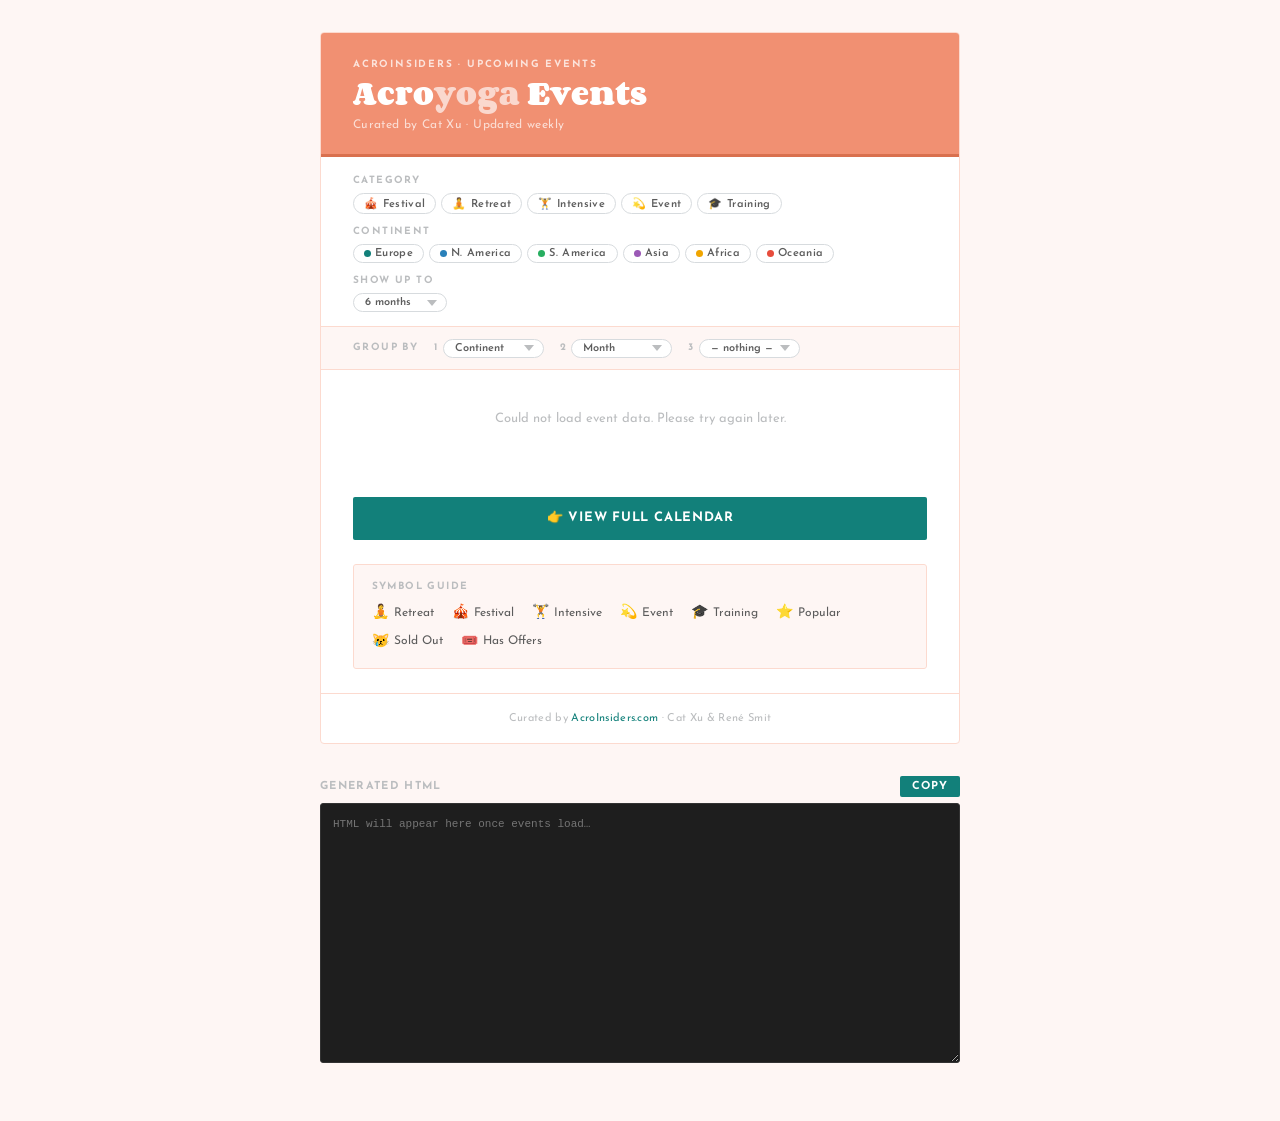
<file: newsletter.html>
<!DOCTYPE html>
<html lang="en">
<head>
<meta charset="UTF-8">
<meta name="robots" content="noindex, nofollow">  
<meta name="viewport" content="width=device-width, initial-scale=1.0">
<title>Upcoming Acroyoga Events – AcroInsiders</title>
<link rel="icon" type="image/x-icon" href="favicon.ico">
<link rel="preconnect" href="https://fonts.googleapis.com">
<link rel="preconnect" href="https://fonts.gstatic.com" crossorigin>
<link href="https://fonts.googleapis.com/css2?family=Corben:wght@400;700&family=Josefin+Sans:ital,wght@0,300;0,400;0,600;0,700;1,400&display=swap" rel="stylesheet">
<style>
  :root {
    --p1: #f19072; --p2: #12807a; --p3: #3d3d3e; --p4: #5c5c5c;
    --p5: #bbbdbf; --p6: #d7dbde; --p7: #fcdacf; --p8: #fef6f4; --p9: #ffffff;
    --font-body: 'Josefin Sans', sans-serif;
    --font-heading: 'Corben', cursive;
  }
  *, *::before, *::after { box-sizing: border-box; margin: 0; padding: 0; }
  body { font-family: var(--font-body); background: var(--p8); color: var(--p4); line-height: 1.6; padding: 2rem 1rem 3rem; }

  .digest { max-width: 640px; margin: 0 auto; background: var(--p9); border: 1px solid var(--p7); border-radius: 4px; overflow: hidden; }

  /* Header */
  .digest-header { background: var(--p1); padding: 1.5rem 2rem 1.2rem; border-bottom: 3px solid #d9704e; }
  .digest-header-label { font-size: 10px; font-weight: 700; letter-spacing: .18em; text-transform: uppercase; color: rgba(255,255,255,.75); margin-bottom: 4px; }
  .digest-header-title { font-family: var(--font-heading); font-size: 1.7rem; font-weight: 700; color: #fff; line-height: 1.2; }
  .digest-header-title span { color: rgba(255,255,255,.65); }
  .digest-header-sub { font-size: 12px; color: rgba(255,255,255,.7); margin-top: 6px; font-weight: 400; letter-spacing: .03em; }

  /* Filter bar */
  .filter-bar { padding: 1rem 2rem .9rem; border-bottom: 1px solid var(--p7); background: var(--p9); }
  .filter-row { display: flex; flex-wrap: wrap; gap: .6rem 1.4rem; align-items: flex-start; margin-bottom: .65rem; }
  .filter-row:last-child { margin-bottom: 0; }
  .filter-section { display: flex; flex-direction: column; gap: 4px; }
  .filter-label {
    font-size: 10px; font-weight: 700; letter-spacing: .14em; text-transform: uppercase; color: var(--p5);
    display: flex; align-items: center; gap: 8px;
  }
  .filter-clear {
    font-size: 9px; font-weight: 700; letter-spacing: .1em; text-transform: uppercase;
    color: var(--p2); cursor: pointer; background: none; border: none; padding: 0;
    font-family: var(--font-body); opacity: 0; pointer-events: none; transition: opacity .15s;
  }
  .filter-clear.visible { opacity: 1; pointer-events: auto; }
  .filter-clear:hover { color: var(--p1); }
  .filter-toggles { display: flex; flex-wrap: wrap; gap: 5px; }
  .ftog {
    display: inline-flex; align-items: center; gap: 4px;
    font-family: var(--font-body); font-size: 11px; font-weight: 600; letter-spacing: .03em;
    padding: 3px 10px; border-radius: 20px; border: 1.5px solid var(--p6);
    background: var(--p9); color: var(--p4); cursor: pointer;
    transition: all .12s; white-space: nowrap; user-select: none;
  }
  .ftog:hover { border-color: var(--p5); color: var(--p3); }
  .ftog.active { background: var(--p2); border-color: var(--p2); color: #fff; }
  .ftog.active:hover { background: #0e6b65; border-color: #0e6b65; }
  .ftog-dot { width: 7px; height: 7px; border-radius: 50%; display: inline-block; flex-shrink: 0; }

  .filter-select {
    font-family: var(--font-body); font-size: 11px; font-weight: 600; color: var(--p4);
    background: var(--p9); border: 1.5px solid var(--p6); border-radius: 20px;
    padding: 3px 26px 3px 11px; appearance: none; -webkit-appearance: none;
    background-image: url("data:image/svg+xml,%3Csvg xmlns='http://www.w3.org/2000/svg' width='10' height='6' viewBox='0 0 10 6'%3E%3Cpath d='M0 0l5 6 5-6z' fill='%23bbbdbf'/%3E%3C/svg%3E");
    background-repeat: no-repeat; background-position: right 9px center;
    cursor: pointer; outline: none; transition: border-color .12s;
  }
  .filter-select:hover, .filter-select:focus { border-color: var(--p5); }

  /* Grouping row */
  .group-row { display: flex; flex-wrap: wrap; gap: 6px 1rem; align-items: center; padding: .7rem 2rem; border-bottom: 1px solid var(--p7); background: var(--p8); }
  .group-label { font-size: 10px; font-weight: 700; letter-spacing: .14em; text-transform: uppercase; color: var(--p5); white-space: nowrap; }
  .group-level { display: flex; align-items: center; gap: 5px; }
  .group-num { font-size: 10px; font-weight: 700; color: var(--p5); letter-spacing: .06em; }

  .filter-count { font-size: 11px; color: var(--p5); padding: .4rem 2rem .1rem; min-height: 1.4em; }

  /* Event list */
  .digest-body { padding: 0 2rem 1.5rem; }
  ul.ev-list { list-style: none; margin: 0; padding: 0; }

  /* Group headers – 3 levels with decreasing visual weight */
  .grp-head {
    display: flex; align-items: center; justify-content: space-between;
    padding: 5px 8px; margin: 1.1rem -2rem 0; padding-left: 2rem; padding-right: 2rem;
    border-bottom: 1px solid var(--p7);
  }
  .grp-head-1 { background: var(--p1); margin-top: 0; }
  .grp-head-1 .grp-name { font-family: var(--font-heading); font-size: .9rem; font-weight: 700; color: #fff; letter-spacing: .04em; text-transform: uppercase; }
  .grp-head-1 .grp-count { font-size: 10px; color: rgba(255,255,255,.7); font-weight: 700; letter-spacing: .06em; text-transform: uppercase; }

  .grp-head-2 { background: var(--p8); border-left: 3px solid var(--p2); }
  .grp-head-2 .grp-name { font-family: var(--font-heading); font-size: .78rem; font-weight: 700; letter-spacing: .04em; text-transform: uppercase; }
  .grp-head-2 .grp-count { font-size: 10px; color: var(--p5); font-weight: 700; letter-spacing: .06em; text-transform: uppercase; }

  .grp-head-3 { background: transparent; border-bottom: 1px dashed var(--p6); margin-top: .6rem; }
  .grp-head-3 .grp-name { font-family: var(--font-body); font-size: .72rem; font-weight: 700; letter-spacing: .12em; text-transform: uppercase; color: var(--p5); }
  .grp-head-3 .grp-count { font-size: 10px; color: var(--p6); font-weight: 700; letter-spacing: .04em; }

  .digest-month { /* flat (no grouping) month divider */
    font-family: var(--font-heading); font-size: .75rem; font-weight: 700; letter-spacing: .12em;
    text-transform: uppercase; color: var(--p5); padding: 1.2rem 0 .4rem; border-bottom: 1px solid var(--p7); margin-bottom: .2rem;
  }

  /* Event row */
  .ev { display: flex; align-items: baseline; gap: 0; padding: 7px 0; border-bottom: 1px solid var(--p8); transition: background .12s; }
  .ev:last-child { border-bottom: none; }
  .ev:hover { background: var(--p8); margin: 0 -2rem; padding-left: 2rem; padding-right: 2rem; }
  .ev-date { font-size: 11px; font-weight: 700; color: var(--p2); white-space: nowrap; min-width: 88px; flex-shrink: 0; letter-spacing: .02em; padding-top: 1px; }
  .ev-body { flex: 1; min-width: 0; }
  .ev-name { font-family: var(--font-body); font-size: 13.5px; font-weight: 600; color: var(--p3); text-decoration: none; line-height: 1.35; display: inline; }
  .ev-name:hover { color: var(--p1); text-decoration: underline; text-underline-offset: 3px; }
  .ev-loc { font-size: 11.5px; color: var(--p5); font-weight: 400; margin-top: 1px; }
  .ev-icons { flex-shrink: 0; font-size: 14px; padding-left: 10px; white-space: nowrap; line-height: 1; padding-top: 2px; }

  .digest-loading { display: flex; align-items: center; gap: 10px; padding: 2rem 0; color: var(--p5); font-size: 13px; }
  .digest-spinner { width: 16px; height: 16px; border: 2px solid var(--p6); border-top-color: var(--p2); border-radius: 50%; animation: spin .7s linear infinite; flex-shrink: 0; }
  @keyframes spin { to { transform: rotate(360deg); } }
  .digest-empty { padding: 1.5rem 0; color: var(--p5); font-size: 13px; text-align: center; }

  /* CTA / guide / footer */
  .digest-cta { display: block; margin: 1.2rem 2rem 0; padding: 11px 18px; background: var(--p2); color: #fff; text-align: center; font-family: var(--font-body); font-size: 13px; font-weight: 700; letter-spacing: .06em; text-transform: uppercase; text-decoration: none; border-radius: 2px; transition: background .15s; }
  .digest-cta:hover { background: #0e6b65; color: #fff; }
  .digest-guide { margin: 1.5rem 2rem 0; background: var(--p8); border: 1px solid var(--p7); border-radius: 3px; padding: .9rem 1.1rem; }
  .digest-guide-title { font-size: 10px; font-weight: 700; letter-spacing: .14em; text-transform: uppercase; color: var(--p5); margin-bottom: 7px; }
  .guide-row { display: flex; flex-wrap: wrap; gap: 6px 18px; }
  .guide-item { font-size: 12px; color: var(--p4); white-space: nowrap; display: flex; align-items: center; gap: 5px; }
  .guide-item .gi { font-size: 14px; }
  .digest-footer { padding: 1rem 2rem; margin-top: 1.5rem; border-top: 1px solid var(--p7); font-size: 11px; color: var(--p5); text-align: center; letter-spacing: .03em; }
  .digest-footer a { color: var(--p2); text-decoration: none; }
  .digest-footer a:hover { color: var(--p1); }

  @media (max-width: 500px) {
    .digest-body { padding: 0 1.1rem 1rem; }
    .digest-header, .filter-bar { padding-left: 1.1rem; padding-right: 1.1rem; }
    .group-row { padding-left: 1.1rem; padding-right: 1.1rem; }
    .filter-count { padding-left: 1.1rem; }
    .digest-cta, .digest-guide { margin-left: 1.1rem; margin-right: 1.1rem; }
    .digest-footer { padding: 1rem 1.1rem; }
    .ev-date { min-width: 74px; font-size: 10px; }
    .ev-name { font-size: 12.5px; }
    .ev:hover { margin: 0 -1.1rem; padding-left: 1.1rem; padding-right: 1.1rem; }
    .grp-head { margin-left: -1.1rem; margin-right: -1.1rem; padding-left: 1.1rem; padding-right: 1.1rem; }
  }
</style>
</head>
<body>
<div class="digest">

  <!-- Header -->
  <div class="digest-header">
    <div class="digest-header-label">AcroInsiders · Upcoming Events</div>
    <div class="digest-header-title">Acro<span>yoga</span> Events</div>
    <div class="digest-header-sub">Curated by Cat Xu · Updated weekly</div>
  </div>

  <!-- Filter bar -->
  <div class="filter-bar">
    <div class="filter-row">
      <div class="filter-section">
        <div class="filter-label">Category <button class="filter-clear" id="clear-cat" onclick="clearFilter('cat')">Clear</button></div>
        <div class="filter-toggles">
          <button class="ftog" data-filter="cat" data-val="Festival"  onclick="toggleFilter(this)">🎪 Festival</button>
          <button class="ftog" data-filter="cat" data-val="Retreat"   onclick="toggleFilter(this)">🧘 Retreat</button>
          <button class="ftog" data-filter="cat" data-val="Intensive" onclick="toggleFilter(this)">🏋️ Intensive</button>
          <button class="ftog" data-filter="cat" data-val="Event"     onclick="toggleFilter(this)">💫 Event</button>
          <button class="ftog" data-filter="cat" data-val="Training"  onclick="toggleFilter(this)">🎓 Training</button>
        </div>
      </div>
    </div>
    <div class="filter-row">
      <div class="filter-section">
        <div class="filter-label">Continent <button class="filter-clear" id="clear-cont" onclick="clearFilter('cont')">Clear</button></div>
        <div class="filter-toggles">
          <button class="ftog" data-filter="cont" data-val="Europe"        onclick="toggleFilter(this)"><span class="ftog-dot" style="background:#12807a"></span>Europe</button>
          <button class="ftog" data-filter="cont" data-val="North America" onclick="toggleFilter(this)"><span class="ftog-dot" style="background:#2980B9"></span>N. America</button>
          <button class="ftog" data-filter="cont" data-val="South America" onclick="toggleFilter(this)"><span class="ftog-dot" style="background:#27AE60"></span>S. America</button>
          <button class="ftog" data-filter="cont" data-val="Asia"          onclick="toggleFilter(this)"><span class="ftog-dot" style="background:#9B59B6"></span>Asia</button>
          <button class="ftog" data-filter="cont" data-val="Africa"        onclick="toggleFilter(this)"><span class="ftog-dot" style="background:#F0A500"></span>Africa</button>
          <button class="ftog" data-filter="cont" data-val="Oceania"       onclick="toggleFilter(this)"><span class="ftog-dot" style="background:#E74C3C"></span>Oceania</button>
        </div>
      </div>
      <div class="filter-section">
        <div class="filter-label">Show up to</div>
        <select class="filter-select" id="filter-months" onchange="applyFilters()">
          <option value="1">This month</option>
          <option value="2">2 months</option>
          <option value="3">3 months</option>
          <option value="6" selected>6 months</option>
          <option value="12">12 months</option>
          <option value="0">All future</option>
        </select>
      </div>
    </div>
  </div>

  <!-- Grouping controls -->
  <div class="group-row">
    <span class="group-label">Group by</span>
    <div class="group-level">
      <span class="group-num">1</span>
      <select class="filter-select" id="grp1" onchange="applyFilters()">
        <option value="none">— nothing —</option>
        <option value="continent" selected>Continent</option>
        <option value="category">Category</option>
        <option value="month">Month</option>
      </select>
    </div>
    <div class="group-level">
      <span class="group-num">2</span>
      <select class="filter-select" id="grp2" onchange="applyFilters()">
        <option value="none">— nothing —</option>
        <option value="continent">Continent</option>
        <option value="category">Category</option>
        <option value="month" selected>Month</option>
      </select>
    </div>
    <div class="group-level">
      <span class="group-num">3</span>
      <select class="filter-select" id="grp3" onchange="applyFilters()">
        <option value="none" selected>— nothing —</option>
        <option value="continent">Continent</option>
        <option value="category">Category</option>
        <option value="month">Month</option>
      </select>
    </div>
  </div>

  <div class="filter-count" id="filter-count"></div>

  <!-- Unified event list -->
  <div class="digest-body" id="event-list">
    <div class="digest-loading"><div class="digest-spinner"></div>Fetching events…</div>
  </div>

  <!-- CTA -->
  <a class="digest-cta" href="https://www.acroinsiders.com/events/">
    <span>👉</span> View Full Calendar
  </a>

  <!-- Symbol guide -->
  <div class="digest-guide">
    <div class="digest-guide-title">Symbol Guide</div>
    <div class="guide-row">
      <div class="guide-item"><span class="gi">🧘</span> Retreat</div>
      <div class="guide-item"><span class="gi">🎪</span> Festival</div>
      <div class="guide-item"><span class="gi">🏋️</span> Intensive</div>
      <div class="guide-item"><span class="gi">💫</span> Event</div>
      <div class="guide-item"><span class="gi">🎓</span> Training</div>
      <div class="guide-item"><span class="gi">⭐</span> Popular</div>
      <div class="guide-item"><span class="gi">😿</span> Sold Out</div>
      <div class="guide-item"><span class="gi">🎟️</span> Has Offers</div>
    </div>
  </div>

  <div class="digest-footer">
    Curated by <a href="https://www.acroinsiders.com">AcroInsiders.com</a> · Cat Xu &amp; René Smit
  </div>

</div><!-- /digest -->

<!-- HTML source viewer -->
<div style="max-width:640px;margin:2rem auto 0;">
  <div style="display:flex;align-items:center;justify-content:space-between;margin-bottom:6px;">
    <span style="font-family:'Josefin Sans',sans-serif;font-size:11px;font-weight:700;letter-spacing:.12em;text-transform:uppercase;color:#bbbdbf;">Generated HTML</span>
    <button id="copy-btn" onclick="copyHtml()" style="font-family:'Josefin Sans',sans-serif;font-size:11px;font-weight:700;letter-spacing:.08em;text-transform:uppercase;background:#12807a;color:#fff;border:none;border-radius:2px;padding:5px 12px;cursor:pointer;">Copy</button>
  </div>
  <textarea id="html-source" readonly style="width:100%;height:260px;font-family:monospace;font-size:11px;line-height:1.5;background:#1e1e1e;color:#d4d4d4;border:1px solid #333;border-radius:3px;padding:12px;resize:vertical;outline:none;white-space:pre;" placeholder="HTML will appear here once events load…"></textarea>
</div>

<script>
/* ════════════════════════════════════════════════
   CONFIG
   ════════════════════════════════════════════════ */
const CONFIG = {
  SHEET_ID:      '132gCPu46DkXTJk1Yy5RmuKcijMBm7_PPqQjRm_7AbG4',
  SHEET_TAB:     'data',
  WORKER:        'https://tiny-recipe-c86a.be-nomadicated.workers.dev/events',
  COL_NAME:      'EVENT NAME',
  COL_START:     'EVENT START DATE',
  COL_END:       'EVENT END DATE',
  COL_CONTINENT: 'CONTINENT',
  COL_COUNTRY:   'COUNTRY',
  COL_CITY:      'CITY',
  COL_STATE:     'STATE',
  COL_CATEGORY:  'EVENT CATEGORY',
  COL_SHORTLIST: 'STICKY IN MONTH VIEW',
  COL_INSIDER:   'INSIDER DEAL',
  COL_URL:       'WEBSITE',
};

const MONTHS = ['January','February','March','April','May','June',
                'July','August','September','October','November','December'];

const CONTINENTS = [
  { key: 'Europe',        color: '#12807a' },
  { key: 'North America', color: '#2980B9' },
  { key: 'South America', color: '#27AE60' },
  { key: 'Asia',          color: '#9B59B6' },
  { key: 'Africa',        color: '#F0A500' },
  { key: 'Oceania',       color: '#E74C3C' },
  { key: 'Other',         color: '#bbbdbf' },
];

const CAT_ORDER = ['Festival','Retreat','Intensive','Event','Training'];

/* ════════════════════════════════════════════════
   STATE
   ════════════════════════════════════════════════ */
let ALL_ROWS = [];
const filters = { cat: new Set(), cont: new Set(), months: 6 };

/* ════════════════════════════════════════════════
   HELPERS
   ════════════════════════════════════════════════ */
function parseDate(str) {
  if (!str || !str.trim()) return null;
  const iso = str.trim().match(/^(\d{4})-(\d{1,2})-(\d{1,2})/);
  if (iso) return new Date(+iso[1], +iso[2]-1, +iso[3]);
  const us = str.trim().match(/^(\d{1,2})\/(\d{1,2})\/(\d{4})/);
  if (us)  return new Date(+us[3], +us[1]-1, +us[2]);
  const d = new Date(str); return isNaN(d) ? null : d;
}

function fmtDate(row) {
  const s = parseDate(row[CONFIG.COL_START]);
  const e = parseDate(row[CONFIG.COL_END]);
  if (!s) return '';
  const day = d => d.getDate();
  const mon = d => MONTHS[d.getMonth()].slice(0,3);
  if (!e || s.toDateString()===e.toDateString()) return `${mon(s)} ${day(s)}`;
  if (s.getMonth()===e.getMonth()) return `${mon(s)} ${day(s)}\u2013${day(e)}`;
  return `${mon(s)} ${day(s)} \u2013 ${mon(e)} ${day(e)}`;
}

function catIcon(cat) {
  return {Festival:'🎪',Retreat:'🧘',Intensive:'🏋️',Event:'💫',Training:'🎓'}[cat]||'';
}

function esc(s) {
  return String(s).replace(/&/g,'&amp;').replace(/</g,'&lt;').replace(/>/g,'&gt;').replace(/"/g,'&quot;');
}




function makeEventUrl(row) {
  const w = (row[CONFIG.COL_URL]||'').trim();
  if (w) return w;
  const name = (row[CONFIG.COL_NAME]||'').trim().toLowerCase().replace(/[^a-z0-9]+/g,'-') //.replace(/^-|-$/g,'');
  const start = (row[CONFIG.COL_START] || '').trim().replace(/[^0-9]/g, '-');
  return `https://acroinsiders.com/show-event/?id=${name}-${start}`;
}

function rowKey(row, dim) {
  if (dim === 'continent') return (row[CONFIG.COL_CONTINENT]||'').trim() || 'Other';
  if (dim === 'category')  return (row[CONFIG.COL_CATEGORY] ||'').trim() || 'Other';
  if (dim === 'month') {
    const s = parseDate(row[CONFIG.COL_START]);
    return s ? `${MONTHS[s.getMonth()]} ${s.getFullYear()}` : 'Unknown';
  }
  return null;
}

function sortKey(key, dim) {
  if (dim === 'continent') return CONTINENTS.findIndex(c=>c.key===key).toString().padStart(2,'0');
  if (dim === 'category')  return CAT_ORDER.indexOf(key).toString().padStart(2,'0');
  if (dim === 'month') {
    // parse "Month YYYY" back to sortable string
    const [m, y] = key.split(' ');
    const mi = MONTHS.indexOf(m);
    return `${y}${String(mi).padStart(2,'0')}`;
  }
  return key;
}

function contColor(key) {
  return (CONTINENTS.find(c=>c.key===key)||{}).color || '#bbbdbf';
}

/* ════════════════════════════════════════════════
   FILTER CONTROLS
   ════════════════════════════════════════════════ */
function toggleFilter(btn) {
  const type = btn.dataset.filter, val = btn.dataset.val, set = filters[type];
  if (set.has(val)) { set.delete(val); btn.classList.remove('active'); }
  else              { set.add(val);    btn.classList.add('active'); }
  document.getElementById(`clear-${type}`).classList.toggle('visible', set.size > 0);
  applyFilters();
}

function clearFilter(type) {
  filters[type].clear();
  document.querySelectorAll(`[data-filter="${type}"]`).forEach(b=>b.classList.remove('active'));
  document.getElementById(`clear-${type}`).classList.remove('visible');
  applyFilters();
}

function applyFilters() {
  filters.months = parseInt(document.getElementById('filter-months').value, 10);
  renderList(ALL_ROWS);
  populateSource();
}

/* ════════════════════════════════════════════════
   RENDER
   ════════════════════════════════════════════════ */
function renderList(allRows) {
  const now      = new Date();
  const today    = new Date(now.getFullYear(), now.getMonth(), now.getDate());
  const winEnd   = filters.months === 0
    ? new Date(9999,11,31)
    : new Date(now.getFullYear(), now.getMonth() + filters.months, 0);

  // Filter
  const rows = allRows.filter(row => {
    const s = parseDate(row[CONFIG.COL_START]);
    const e = parseDate(row[CONFIG.COL_END]) || s;
    if (!s || e < today || s > winEnd) return false;
    if (filters.cat.size  > 0 && !filters.cat.has((row[CONFIG.COL_CATEGORY]||'').trim()))  return false;
    if (filters.cont.size > 0 && !filters.cont.has((row[CONFIG.COL_CONTINENT]||'').trim())) return false;
    return true;
  }).sort((a,b) => (parseDate(a[CONFIG.COL_START])||0)-(parseDate(b[CONFIG.COL_START])||0));

  // Update count
  document.getElementById('filter-count').textContent =
    rows.length ? `${rows.length} event${rows.length!==1?'s':''} shown` : '';

  const el = document.getElementById('event-list');
  if (!rows.length) {
    el.innerHTML = '<div class="digest-empty">No events match the current filters.</div>';
    return;
  }

  // Read grouping levels, skip duplicates and 'none'
  const rawLevels = [
    document.getElementById('grp1').value,
    document.getElementById('grp2').value,
    document.getElementById('grp3').value,
  ];
  const levels = [];
  rawLevels.forEach(v => {
    if (v !== 'none' && !levels.includes(v)) levels.push(v);
  });

  el.innerHTML = buildGroupHtml(rows, levels, 0);
}

/* Recursive grouping builder */
function buildGroupHtml(rows, levels, depth) {
  if (depth >= levels.length) {
    // Leaf: render rows as <ul><li>
    let html = '<ul class="ev-list">';
    rows.forEach(row => { html += buildRow(row); });
    html += '</ul>';
    return html;
  }

  const dim = levels[depth];
  const levelClass = `grp-head-${depth+1}`;

  // Group rows
  const groups = {};
  rows.forEach(row => {
    const k = rowKey(row, dim) || 'Other';
    if (!groups[k]) groups[k] = [];
    groups[k].push(row);
  });

  // Sort group keys
  const keys = Object.keys(groups).sort((a,b) => {
    const sa = sortKey(a, dim), sb = sortKey(b, dim);
    return sa < sb ? -1 : sa > sb ? 1 : 0;
  });

  let html = '';
  keys.forEach(key => {
    const grpRows = groups[key];
    const count = grpRows.length;
    const colorStyle = dim === 'continent' ? `border-left-color:${contColor(key)};` : '';
    const nameStyle  = dim === 'continent' ? `color:${contColor(key)};` : '';
    html += `<div class="${levelClass} grp-head" style="${colorStyle}">
      <span class="grp-name" style="${nameStyle}">${esc(key)}</span>
      <span class="grp-count">${count} event${count!==1?'s':''}</span>
    </div>`;
    html += buildGroupHtml(grpRows, levels, depth + 1);
  });
  return html;
}

function buildRow(row) {
  const n   = (row[CONFIG.COL_NAME]||'').trim()||'(unnamed)';
  const cat = (row[CONFIG.COL_CATEGORY]||'').trim();
  const cty = (row[CONFIG.COL_CITY]   ||'').trim();
  const st  = (row[CONFIG.COL_STATE]  ||'').trim();
  const ctr = (row[CONFIG.COL_COUNTRY]||'').trim();
  const loc = [cty,st,ctr].filter(Boolean).join(', ');
  const dr  = fmtDate(row);
  const ic  = catIcon(cat);
  const sl  = ['yes','1','true','x','\u2713'].includes((row[CONFIG.COL_SHORTLIST]||'').toLowerCase().trim());
  const hd  = !!(row[CONFIG.COL_INSIDER]||'').trim();
  const so  = ['yes','1','true','x','\u2713'].includes((row['SOLD OUT']||'').toLowerCase().trim());
  const href = makeEventUrl(row);
  const icons = `${ic}${sl?' ⭐':''}${hd?' 🎟️':''}${so?' 😿':''}`;
  // return `<li class="ev">
  //   <div class="ev-date">${esc(dr)}</div>
  //   <div class="ev-body">
  //     <a class="ev-name" href="${esc(href)}" target="_blank" rel="noopener noreferrer">${esc(n)}</a>
  //     ${loc?`<div class="ev-loc">${esc(loc)}</div>`:''}
  //   </div>
  //   <div class="ev-icons">${icons}</div>
  // </li>`;
  return `<li>
    <b>${esc(dr)}&nbsp;—&nbsp;<a  href="${esc(href)}" target="_blank" rel="noopener noreferrer">${esc(n)}</a></b>&nbsp;|&nbsp;${loc?`${esc(loc)}`:''}      ${icons}
  </li>`;
}

/* ════════════════════════════════════════════════
   CSV PARSER
   ════════════════════════════════════════════════ */
function parseCSV(csv) {
  const text = csv.replace(/\r\n/g,'\n').replace(/\r/g,'\n');
  const lines=[]; let field='',row=[],inQ=false;
  for (let i=0;i<text.length;i++) {
    const ch=text[i];
    if (inQ) {
      if (ch==='"'&&text[i+1]==='"'){field+='"';i++;}
      else if(ch==='"'){inQ=false;}
      else{field+=ch;}
    } else {
      if(ch==='"'){inQ=true;}
      else if(ch===','){row.push(field);field='';}
      else if(ch==='\n'){row.push(field);field='';if(row.some(Boolean))lines.push(row);row=[];}
      else{field+=ch;}
    }
  }
  if(field||row.length){row.push(field);if(row.some(Boolean))lines.push(row);}
  if(lines.length<2)return[];
  const headers=lines[0].map(h=>h.trim());
  return lines.slice(1).map(cols=>{const obj={};headers.forEach((h,i)=>{obj[h]=(cols[i]||'').trim();});return obj;});
}

/* ════════════════════════════════════════════════
   FETCH
   ════════════════════════════════════════════════ */
async function fetchRows() {
  try {
    const ctrl=new AbortController();
    const tid=setTimeout(()=>ctrl.abort(),5000);
    const res=await fetch(CONFIG.WORKER,{signal:ctrl.signal});
    clearTimeout(tid);
    if(!res.ok)throw new Error(`HTTP ${res.status}`);
    const json=await res.json();
    if(json.rows&&json.rows.length)return json.rows;
    throw new Error('empty');
  } catch(e){/*fall through*/}
  const url=`https://docs.google.com/spreadsheets/d/${CONFIG.SHEET_ID}/gviz/tq?tqx=out:csv&sheet=${encodeURIComponent(CONFIG.SHEET_TAB)}`;
  const res=await fetch(url);
  if(!res.ok)throw new Error(`CSV HTTP ${res.status}`);
  const rows=parseCSV(await res.text());
  if(!rows.length)throw new Error('no rows');
  return rows;
}

/* ════════════════════════════════════════════════
   INIT
   ════════════════════════════════════════════════ */
async function init() {
  try {
    ALL_ROWS = await fetchRows();
    renderList(ALL_ROWS);
    populateSource();
  } catch(err) {
    console.error('AcroInsiders load error:', err);
    document.getElementById('event-list').innerHTML =
      '<div class="digest-empty">Could not load event data. Please try again later.</div>';
  }
}

function populateSource() {
  const ta = document.getElementById('html-source');
  if (!ta) return;
  ta.value = document.querySelector('.digest').outerHTML;
}

function copyHtml() {
  const ta = document.getElementById('html-source');
  if (!ta) return;
  ta.select(); ta.setSelectionRange(0,99999);
  navigator.clipboard.writeText(ta.value).then(()=>{
    const btn=document.getElementById('copy-btn');
    btn.textContent='Copied!';
    setTimeout(()=>{btn.textContent='Copy';},2000);
  }).catch(()=>document.execCommand('copy'));
}

init();

  setTimeout(() => {
  if (window.parentIFrame) window.parentIFrame.size();
}, 1000);
setTimeout(() => {
  if (window.parentIFrame) window.parentIFrame.size();
}, 3000);
</script>
</body>
</html>
</file>
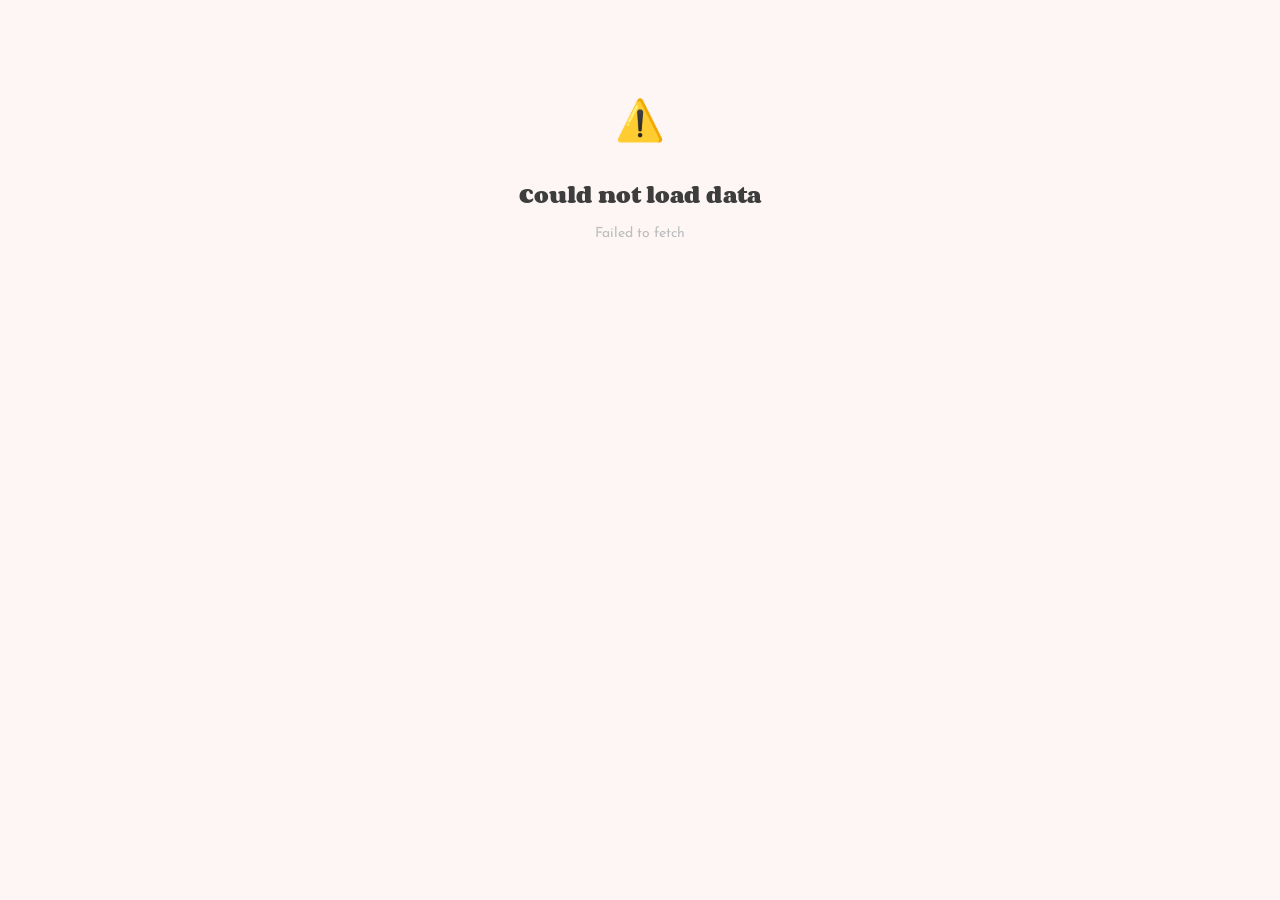
<file: preview.html>
<!DOCTYPE html>
<html lang="en">
<head>
<meta charset="UTF-8">
<meta name="viewport" content="width=device-width, initial-scale=1.0">
<title>AcroInsiders – Events Preview</title>
<link rel="icon" type="image/x-icon" href="favicon.ico">
<link rel="preconnect" href="https://fonts.googleapis.com">
<link rel="preconnect" href="https://fonts.gstatic.com" crossorigin>
<link href="https://fonts.googleapis.com/css2?family=Corben:wght@400;700&family=Josefin+Sans:wght@300;400;600;700&display=swap" rel="stylesheet">
<link rel="stylesheet" href="css/style.css">

</head>
<body>

<!-- EVENT DETAIL MODAL -->
<div class="tribe-modal-overlay" id="event-modal" onclick="closeEventModalBg(event)">
  <div class="tribe-modal">
    <div class="tribe-modal-head">
      <span class="tribe-modal-back" onclick="closeEventModal()">← All events</span>
      <button class="tribe-modal-close" onclick="closeEventModal()" aria-label="Close">✕</button>
    </div>
    <div class="tribe-modal-body" id="event-modal-body"></div>
  </div>
</div>

<!-- LIST ONLY — no header, no filter bar, no calendar -->
<div class="main">
  <div class="list-view" id="view-list">
    <div class="lv-inner" id="lv-inner">
      <div id="cat-picks-strip"></div>
      <div class="lv-grid" id="lv-grid"></div>
    </div>
    <div class="pagination" id="pagination" style="display:none"></div>
  </div>
</div>

<div class="toast" id="toast"></div>

<!-- config + utils first, then list + modal (no data.js, no map.js, no calendar.js) -->
<script src="js/config.js"></script>
<script src="js/utils.js"></script>
<script src="js/list.js"></script>
<script src="js/modal.js"></script>

<script>
/* ══════════════════════════════════════════════════════════
   PREVIEW SETTINGS
   ══════════════════════════════════════════════════════════ */
/* Events shown: 6 for 1-3 cols, 8 for 4 cols, 10 for 5+ cols */

/* ══════════════════════════════════════════════════════════
   REQUIRED STUBS
   These functions are called by list.js / modal.js but live
   in data.js / map.js / calendar.js which we don't load here.
   ══════════════════════════════════════════════════════════ */

/** No pagination in preview — just show exactly calcPageSize() cards. */
function renderPagination() {}

/**
 * Preview list render: show Cat's Picks strip then exactly
 * calcPageSize() event cards — no pagination controls.
 */
function renderList() {
  const vis = visibleRows().slice().sort((a, b) => {
    const da = parseDate(a[CONFIG.COL_START]);
    const db = parseDate(b[CONFIG.COL_START]);
    return (da ? da.getTime() : Infinity) - (db ? db.getTime() : Infinity);
  });

  // Cat's Picks strip
  renderCatPicks(vis);

  const slice = vis.slice(0, calcPageSize());
  const grid  = document.getElementById('lv-grid');
  grid.innerHTML = '';

  if (!vis.length) {
    grid.innerHTML = `<div class="no-results">
      <div class="nr-icon">🤸</div>
      <h3>No upcoming events found</h3>
      <p>Check back soon!</p>
    </div>`;
    return;
  }

  slice.forEach(row => {
    const c   = lColors[row._layer] || '#f19072';
    const n   = (row[CONFIG.COL_NAME]      || '').trim() || '(unnamed)';
    const cty = (row[CONFIG.COL_CITY]      || '').trim();
    const ctr = (row[CONFIG.COL_COUNTRY]   || '').trim();
    const prv = (row[CONFIG.COL_PROVINCE]  || '').trim();
    const cnt = (row[CONFIG.COL_CONTINENT] || '').trim();
    const cat = (row[CONFIG.COL_CATEGORY]  || '').trim();
    const rem = (row[CONFIG.COL_REMARKS]   || '').trim();
    const sl  = ['yes','1','true','x','✓'].includes(String(row[CONFIG.COL_SHORTLIST]||'').toLowerCase());
    const loc = [cty, prv, ctr, cnt].filter(Boolean).join(', ');
    const dr  = fmtDateRange(row);

    const card = document.createElement('div');
    card.className = 'ev-card';
    card.innerHTML = `
      <div class="ev-card-badges">
        ${cnt ? `<span class="ev-card-badge" style="background:${c}22;color:${c}">${escHtml(cnt)}</span>` : ''}
        ${cat ? `<span class="ev-card-cat">${etIcon(cat)} ${escHtml(cat)}</span>` : ''}
      </div>
      <div class="ev-card-name">${escHtml(n)}</div>
      ${loc ? `<div class="ev-card-loc">📍 ${escHtml(loc)}</div>` : ''}
      ${dr  ? `<div class="ev-card-date">📅 ${escHtml(dr)}</div>` : ''}
      ${sl  ? `<div class="ev-card-sl">⭐ Shortlisted</div>`       : ''}
      
    `;
    // ${rem ? `<div class="ev-card-desc">${escHtml(rem)}</div>`    : ''}
    card.addEventListener('click', () => openEventModal(row));
    grid.appendChild(card);
  });
}

/** Return all loaded rows unfiltered — no filter UI in preview. */
function visibleRows() { return rows; }

/** No map to redraw. */
function redrawMap() {}

/** No clear button in preview. */
function updateClearButton() {}

/** No calendar in preview. */
function renderCalendar() {}

/** Redraw just re-renders the list. */
function redraw() { listPage = 1; renderList(); }

/** How many events to show based on column count:
 *  1-3 cols → 6 events, 4 cols → 8 events, 5+ cols → 10 events */
const _origCalcPageSize = calcPageSize;
function calcPageSize() {
  const grid = document.getElementById('lv-grid');
  if (!grid) return 6;
  const inner     = grid.parentElement;
  const style     = window.getComputedStyle(inner);
  const padL      = parseFloat(style.paddingLeft)  || 0;
  const padR      = parseFloat(style.paddingRight) || 0;
  const gridWidth = (inner.clientWidth || grid.clientWidth) - padL - padR;
  const cols = Math.max(1, Math.floor((gridWidth + CARD_GAP) / (CARD_MIN_WIDTH + CARD_GAP)));
  if (cols <= 3) return 6;
  if (cols === 4) return 8;
  return 10;
}

/* Stub DOM ids that list.js writes to but don't exist in preview */
const _realGetById = document.getElementById.bind(document);
document.getElementById = function(id) {
  if (id === 's-total' || id === 's-vis') return { set textContent(_){} };
  return _realGetById(id);
};

/* ══════════════════════════════════════════════════════════
   DATA LOADING  — worker first, CSV fallback
   ══════════════════════════════════════════════════════════ */

async function initPreview() {
  // Primary: Cloudflare Worker
  try {
    const ctrl = new AbortController();
    const tid  = setTimeout(() => ctrl.abort(), 5000);
    const res  = await fetch('https://tiny-recipe-c86a.be-nomadicated.workers.dev/events',
                             { signal: ctrl.signal });
    clearTimeout(tid);
    if (!res.ok) throw new Error(`HTTP ${res.status}`);
    const json = await res.json();
    if (!json.rows || !json.rows.length) throw new Error('Empty response');
    bootPreview(json.rows);
    return;
  } catch (e) {
    console.warn('Worker failed, falling back to CSV:', e.message);
  }

  // Fallback: Google Sheets CSV
  try {
    const csvURL = `https://docs.google.com/spreadsheets/d/${CONFIG.SHEET_ID_ENC}/gviz/tq?tqx=out:csv&sheet=${encodeURIComponent(CONFIG.SHEET_TAB_ENC)}`;
    const res    = await fetch(csvURL);
    if (!res.ok) throw new Error(`HTTP ${res.status}`);
    const data   = parseCSV(await res.text());
    if (!data.length) throw new Error('No rows parsed');
    bootPreview(data);
  } catch (e) {
    document.getElementById('lv-grid').innerHTML =
      `<div class="no-results"><div class="nr-icon">⚠️</div>
       <h3>Could not load data</h3><p>${e.message}</p></div>`;
  }
}

function bootPreview(data) {
  const today = dateOnly(new Date());

  // Filter to upcoming events only, sorted by start date asc.
  const upcoming = data
    .filter(row => {
      const end = parseDate(row[CONFIG.COL_END]) || parseDate(row[CONFIG.COL_START]);
      return !end || dateOnly(end) >= today;
    })
    .sort((a, b) => {
      const da = parseDate(a[CONFIG.COL_START]);
      const db = parseDate(b[CONFIG.COL_START]);
      return (da ? da.getTime() : Infinity) - (db ? db.getTime() : Infinity);
    });

  // Attach _layer / _lat / _lon (same as data.js processData).
  const lSet = new Set();
  upcoming.forEach(row => {
    row._layer = (row[CONFIG.COL_LAYER] || 'Other').trim() || 'Other';
    row._lat   = parseFloat((row[CONFIG.COL_LAT] || '').replace(',', '.'));
    row._lon   = parseFloat((row[CONFIG.COL_LON] || '').replace(',', '.'));
    lSet.add(row._layer);
  });

  rows = upcoming;
  const layers = Array.from(lSet).sort();
  assignColors(layers);
  actL = new Set(layers);

  renderList();
}

/* ── Boot ─────────────────────────────────────────────────── */
initPreview();
</script>
</body>
</html>
</file>
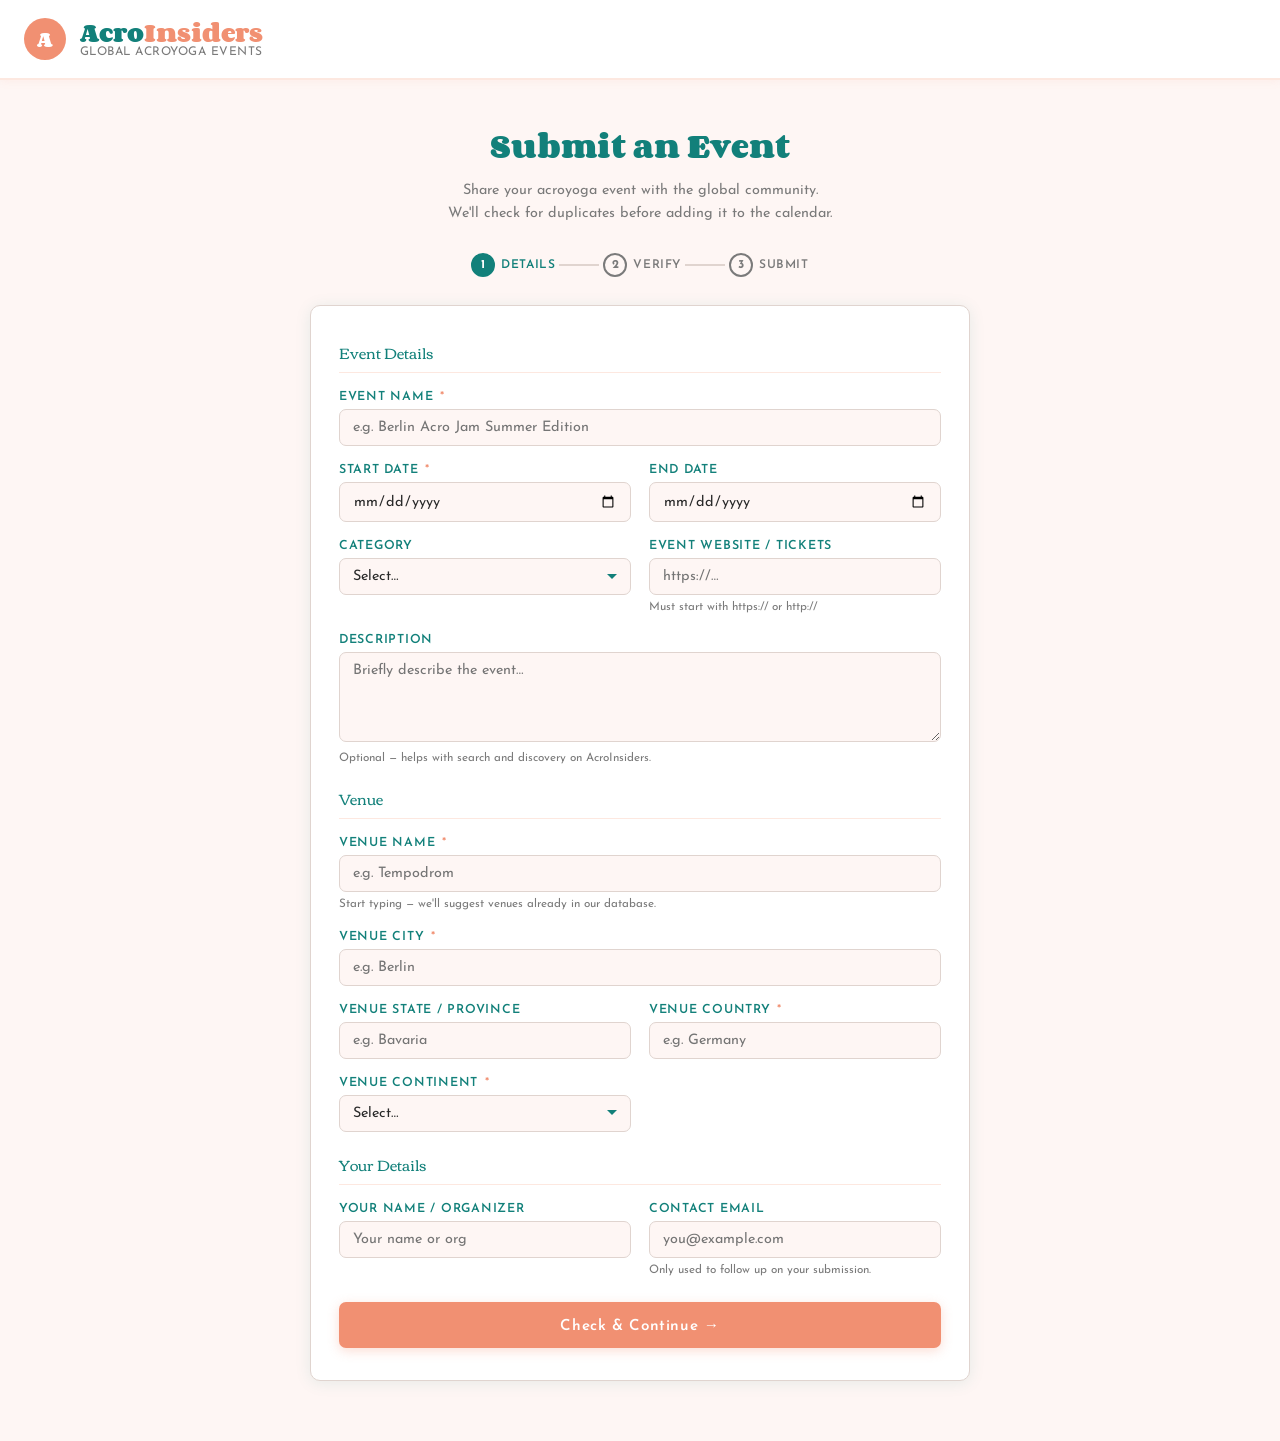
<file: submit-event.html>
<!DOCTYPE html>
<html lang="en">
<head>
<meta charset="UTF-8">
<meta name="viewport" content="width=device-width, initial-scale=1.0">
<title>Submit an Event – AcroInsiders</title>
<link href="https://fonts.googleapis.com/css2?family=Corben:wght@400;700&family=Josefin+Sans:wght@300;400;600&display=swap" rel="stylesheet">
<style>
  :root {
    --bg: #fef6f4;
    --p1: #f19072;
    --p2: #12807a;
    --p2-dark: #0d5f5a;
    --p1-light: #fde8e0;
    --text: #2a2a2a;
    --muted: #7a7a7a;
    --border: #e0d4cf;
    --white: #ffffff;
    --error: #c0392b;
    --warn-bg: #fff8e1;
    --warn-border: #f0b429;
    --success-bg: #e6f7f6;
    --success-border: #12807a;
    --radius: 10px;
    --shadow: 0 2px 16px rgba(18,128,122,0.10);
  }
  *, *::before, *::after { box-sizing: border-box; margin: 0; padding: 0; }
  body { background: var(--bg); font-family: 'Josefin Sans', sans-serif; color: var(--text); min-height: 100vh; padding: 0 0 60px; }

  /* Header */
  .site-header { background: var(--white); border-bottom: 2px solid var(--p1-light); padding: 18px 24px; display: flex; align-items: center; gap: 14px; box-shadow: 0 2px 8px rgba(241,144,114,0.08); }
  .logo-mark { width: 42px; height: 42px; background: var(--p1); border-radius: 50%; display: flex; align-items: center; justify-content: center; font-family: 'Corben', serif; color: white; font-size: 18px; font-weight: 700; flex-shrink: 0; }
  .site-header h1 { font-family: 'Corben', serif; font-size: 1.4rem; color: var(--p2); line-height: 1.1; }
  .site-header h1 span { color: var(--p1); }
  .site-header p { font-size: 0.75rem; color: var(--muted); margin-top: 2px; letter-spacing: 0.04em; text-transform: uppercase; }

  /* Layout */
  .page-wrap { max-width: 700px; margin: 40px auto 0; padding: 0 20px; }
  .intro { margin-bottom: 28px; text-align: center; }
  .intro h2 { font-family: 'Corben', serif; font-size: 1.7rem; color: var(--p2); margin-bottom: 8px; }
  .intro p { color: var(--muted); font-size: 0.9rem; line-height: 1.6; }
  .card { background: var(--white); border-radius: var(--radius); box-shadow: var(--shadow); border: 1px solid var(--border); padding: 32px 28px; }

  /* Form section titles */
  .form-section-title { font-family: 'Corben', serif; font-size: 0.95rem; color: var(--p2); border-bottom: 1.5px solid var(--p1-light); padding-bottom: 6px; margin-bottom: 0; grid-column: 1 / -1; }

  /* Form grid */
  .form-grid { display: grid; grid-template-columns: 1fr 1fr; gap: 18px; }
  .form-grid .full { grid-column: 1 / -1; }
  label { display: block; font-size: 0.78rem; font-weight: 600; letter-spacing: 0.06em; text-transform: uppercase; color: var(--p2); margin-bottom: 6px; }
  label .req { color: var(--p1); margin-left: 2px; }
  input, select, textarea { width: 100%; background: var(--bg); border: 1.5px solid var(--border); border-radius: 7px; padding: 10px 13px; font-family: 'Josefin Sans', sans-serif; font-size: 0.9rem; color: var(--text); transition: border-color 0.18s, box-shadow 0.18s; outline: none; }
  input:focus, select:focus, textarea:focus { border-color: var(--p2); box-shadow: 0 0 0 3px rgba(18,128,122,0.10); }
  textarea { resize: vertical; min-height: 90px; }
  select { appearance: none; background-image: url("data:image/svg+xml,%3Csvg xmlns='http://www.w3.org/2000/svg' width='12' height='12' viewBox='0 0 12 12'%3E%3Cpath fill='%2312807a' d='M6 8L1 3h10z'/%3E%3C/svg%3E"); background-repeat: no-repeat; background-position: right 12px center; padding-right: 32px; }
  .hint { font-size: 0.73rem; color: var(--muted); margin-top: 4px; line-height: 1.4; }

  /* Autocomplete */
  .ac-wrap { position: relative; }
  .ac-dropdown { display: none; position: absolute; top: 100%; left: 0; right: 0; z-index: 100; background: var(--white); border: 1.5px solid var(--p2); border-top: none; border-radius: 0 0 7px 7px; max-height: 200px; overflow-y: auto; box-shadow: 0 4px 16px rgba(18,128,122,0.13); }
  .ac-dropdown.open { display: block; }
  .ac-item { padding: 9px 13px; font-size: 0.87rem; cursor: pointer; border-bottom: 1px solid var(--border); transition: background 0.12s; line-height: 1.35; }
  .ac-item:last-child { border-bottom: none; }
  .ac-item:hover, .ac-item.sel { background: var(--p1-light); }
  .ac-item strong { color: var(--p2-dark); display: block; }
  .ac-item span { font-size: 0.78rem; color: var(--muted); }
  .ac-wrap input.open { border-radius: 7px 7px 0 0; border-bottom-color: var(--p2); }

  /* Auto-fill badge */
  .af-badge { display: none; align-items: center; gap: 3px; font-size: 0.68rem; color: var(--p2); background: var(--success-bg); border: 1px solid var(--success-border); border-radius: 4px; padding: 1px 6px; margin-left: 6px; vertical-align: middle; font-weight: 600; }

  /* Duplicate warning */
  #duplicateSection { display: none; }
  .warn-box { background: var(--warn-bg); border: 1.5px solid var(--warn-border); border-radius: var(--radius); padding: 18px 20px; }
  .warn-title { display: flex; align-items: center; gap: 8px; font-family: 'Corben', serif; font-size: 1rem; color: #8a6200; margin-bottom: 10px; }
  .warn-box p { font-size: 0.85rem; color: #6b4f00; margin-bottom: 12px; line-height: 1.5; }
  .similar-list { list-style: none; margin-bottom: 14px; }
  .similar-list li { background: white; border: 1px solid var(--warn-border); border-radius: 6px; padding: 10px 13px; margin-bottom: 8px; font-size: 0.83rem; line-height: 1.5; }
  .similar-list li strong { color: var(--p2-dark); display: block; margin-bottom: 2px; }
  .similar-list li span { color: var(--muted); }
  .confirm-question { font-size: 0.88rem; font-weight: 600; color: #6b4f00; margin-bottom: 12px; }
  .confirm-buttons { display: flex; gap: 10px; flex-wrap: wrap; }

  /* Buttons */
  .btn { display: inline-flex; align-items: center; justify-content: center; gap: 7px; border: none; border-radius: 7px; padding: 11px 22px; font-family: 'Josefin Sans', sans-serif; font-size: 0.88rem; font-weight: 600; letter-spacing: 0.04em; cursor: pointer; transition: background 0.18s, transform 0.12s, box-shadow 0.18s; text-decoration: none; }
  .btn:active { transform: scale(0.97); }
  .btn-primary { background: var(--p1); color: white; box-shadow: 0 3px 12px rgba(241,144,114,0.30); }
  .btn-primary:hover { background: #e07a5a; }
  .btn-primary:disabled { background: #ddd; box-shadow: none; cursor: not-allowed; }
  .btn-teal { background: var(--p2); color: white; box-shadow: 0 3px 12px rgba(18,128,122,0.25); }
  .btn-teal:hover { background: var(--p2-dark); }
  .btn-ghost { background: transparent; color: var(--muted); border: 1.5px solid var(--border); }
  .btn-ghost:hover { background: var(--p1-light); color: var(--text); border-color: var(--p1); }
  .btn-full { width: 100%; margin-top: 24px; padding: 14px; font-size: 0.95rem; }

  /* Status messages */
  .status-msg { border-radius: var(--radius); padding: 14px 18px; font-size: 0.87rem; line-height: 1.5; display: none; margin-top: 20px; }
  .status-msg.error { background: #fdecea; border: 1.5px solid var(--error); color: var(--error); }

  /* Spinner */
  .spinner { display: inline-block; width: 16px; height: 16px; border: 2px solid rgba(255,255,255,0.4); border-top-color: white; border-radius: 50%; animation: spin 0.65s linear infinite; flex-shrink: 0; }
  @keyframes spin { to { transform: rotate(360deg); } }

  /* Steps */
  .steps { display: flex; align-items: center; justify-content: center; margin-bottom: 28px; }
  .step { display: flex; align-items: center; gap: 6px; font-size: 0.75rem; font-weight: 600; letter-spacing: 0.05em; text-transform: uppercase; color: var(--muted); }
  .step.active { color: var(--p2); }
  .step.done { color: var(--p1); }
  .step-num { width: 24px; height: 24px; border-radius: 50%; display: flex; align-items: center; justify-content: center; font-size: 0.75rem; font-weight: 700; border: 2px solid currentColor; flex-shrink: 0; }
  .step.done .step-num { background: var(--p1); border-color: var(--p1); color: white; }
  .step.active .step-num { background: var(--p2); border-color: var(--p2); color: white; }
  .step-line { width: 40px; height: 2px; background: var(--border); margin: 0 4px; }
  .step-line.done { background: var(--p1); }

  /* Success */
  #successState { display: none; }
  .success-hero { text-align: center; padding: 36px 20px 28px; }
  .checkmark { width: 70px; height: 70px; background: var(--p2); border-radius: 50%; display: flex; align-items: center; justify-content: center; margin: 0 auto 20px; animation: popIn 0.5s cubic-bezier(0.175,0.885,0.32,1.275); }
  @keyframes popIn { from { transform: scale(0); opacity: 0; } to { transform: scale(1); opacity: 1; } }
  .success-hero h3 { font-family: 'Corben', serif; color: var(--p2); font-size: 1.5rem; margin-bottom: 8px; }
  .success-hero p { color: var(--muted); font-size: 0.9rem; line-height: 1.6; }

  /* Next steps */
  .next-steps { border-top: 1.5px solid var(--border); padding: 24px 28px 28px; }
  .next-steps h4 { font-family: 'Corben', serif; color: var(--p2); font-size: 1.05rem; margin-bottom: 16px; }
  .nsteps-list { list-style: none; display: flex; flex-direction: column; gap: 14px; }
  .nsteps-list li { display: flex; align-items: flex-start; gap: 13px; font-size: 0.87rem; line-height: 1.5; }
  .ns-icon { width: 34px; height: 34px; border-radius: 50%; flex-shrink: 0; display: flex; align-items: center; justify-content: center; font-size: 16px; margin-top: 1px; }
  .ns-icon.ora { background: var(--p1-light); }
  .ns-icon.tea { background: var(--success-bg); }
  .nsteps-list b { color: var(--p2-dark); display: block; margin-bottom: 2px; font-weight: 600; }
  .nsteps-list span { color: var(--muted); }
  .success-actions { display: flex; gap: 10px; flex-wrap: wrap; padding: 4px 28px 28px; }

  /* Submit error / email fallback */
  #submitError { display: none; }
  .err-box { background: #fdecea; border: 1.5px solid var(--error); border-radius: var(--radius); padding: 20px 22px; }
  .err-title { display: flex; align-items: center; gap: 8px; font-family: 'Corben', serif; font-size: 1rem; color: var(--error); margin-bottom: 10px; }
  .err-box > p { font-size: 0.85rem; color: #7a1a1a; margin-bottom: 14px; line-height: 1.5; }
  .err-box a { color: var(--error); font-weight: 600; }
  .copy-label { font-size: 0.75rem; font-weight: 600; letter-spacing: 0.05em; text-transform: uppercase; color: #7a1a1a; margin-bottom: 6px; }
  .copy-block-wrap { position: relative; margin-bottom: 14px; }
  .copy-block {
    background: white; border: 1px solid #f5c6c6; border-radius: 7px;
    padding: 13px 16px 13px 16px; font-family: 'Courier New', monospace; font-size: 0.78rem;
    line-height: 1.9; color: #2a2a2a; white-space: pre; overflow-x: auto;
    max-height: 300px; overflow-y: auto; user-select: all;
  }
  .copy-block .col-label { color: var(--muted); font-size: 0.72rem; }
  .copy-btn {
    display: block; width: 100%; margin-top: 8px;
    background: var(--error); color: white; border: none; border-radius: 6px;
    padding: 9px; font-family: 'Josefin Sans', sans-serif;
    font-size: 0.82rem; font-weight: 600; cursor: pointer; letter-spacing: 0.04em;
    transition: background 0.15s; text-align: center;
  }
  .copy-btn:hover { background: #a93226; }
  .copy-btn.copied { background: var(--p2); }
  .err-actions { display: flex; gap: 10px; flex-wrap: wrap; margin-top: 14px; }

  @media (max-width: 520px) {
    .form-grid { grid-template-columns: 1fr; }
    .form-grid .full { grid-column: 1; }
    .card { padding: 22px 16px; }
    .step span:not(.step-num) { display: none; }
    .next-steps, .success-actions { padding-left: 16px; padding-right: 16px; }
  }
</style>
</head>
<body>

<header class="site-header">
  <div class="logo-mark">A</div>
  <div>
    <h1>Acro<span>Insiders</span></h1>
    <p>Global Acroyoga Events</p>
  </div>
</header>

<div class="page-wrap">
  <div class="intro">
    <h2>Submit an Event</h2>
    <p>Share your acroyoga event with the global community.<br>We'll check for duplicates before adding it to the calendar.</p>
  </div>

  <div class="steps" id="stepIndicator">
    <div class="step active" id="step1ind"><span class="step-num">1</span><span>Details</span></div>
    <div class="step-line" id="line1"></div>
    <div class="step" id="step2ind"><span class="step-num">2</span><span>Verify</span></div>
    <div class="step-line" id="line2"></div>
    <div class="step" id="step3ind"><span class="step-num">3</span><span>Submit</span></div>
  </div>

  <div class="card">

    <!-- ══ FORM ══ -->
    <div id="formSection">
      <div class="form-grid">

        <div class="full"><div class="form-section-title">Event Details</div></div>

        <div class="full">
          <label>Event Name <span class="req">*</span></label>
          <input type="text" id="eventName" placeholder="e.g. Berlin Acro Jam Summer Edition" />
        </div>
        <div>
          <label>Start Date <span class="req">*</span></label>
          <input type="date" id="startDate" />
        </div>
        <div>
          <label>End Date</label>
          <input type="date" id="endDate" />
        </div>
        <div>
          <label>Category</label>
          <select id="category">
            <option value="">Select…</option>
            <option>Festival</option><option>Retreat</option><option>Intensive</option>
            <option>Event</option><option>Training</option>
          </select>
        </div>
        <div>
          <label>Event Website / Tickets</label>
          <input type="url" id="website" placeholder="https://…" />
          <div class="hint">Must start with https:// or http://</div>
        </div>
        <div class="full">
          <label>Description</label>
          <textarea id="description" placeholder="Briefly describe the event…"></textarea>
          <div class="hint">Optional — helps with search and discovery on AcroInsiders.</div>
        </div>

        <!-- Venue -->
        <div class="full"><div class="form-section-title">Venue</div></div>

        <div class="full">
          <label>Venue Name <span class="req">*</span> <span class="af-badge" id="badge_venueName">✓ auto-filled</span></label>
          <div class="ac-wrap">
            <input type="text" id="venueName" placeholder="e.g. Tempodrom" autocomplete="off"
              oninput="acInput('venueName')" onkeydown="acKey(event,'venueName')"
              onfocus="acInput('venueName')" onblur="acBlur('venueName')" />
            <div class="ac-dropdown" id="dd_venueName"></div>
          </div>
          <div class="hint">Start typing — we'll suggest venues already in our database.</div>
        </div>

        <div class="full">
          <label>Venue City <span class="req">*</span> <span class="af-badge" id="badge_venueCity">✓ auto-filled</span></label>
          <div class="ac-wrap">
            <input type="text" id="venueCity" placeholder="e.g. Berlin" autocomplete="off"
              oninput="acInput('venueCity')" onkeydown="acKey(event,'venueCity')"
              onfocus="acInput('venueCity')" onblur="acBlur('venueCity')" />
            <div class="ac-dropdown" id="dd_venueCity"></div>
          </div>
        </div>

        <div>
          <label>Venue State / Province</label>
          <div class="ac-wrap">
            <input type="text" id="venueState" placeholder="e.g. Bavaria" autocomplete="off"
              oninput="acInput('venueState')" onkeydown="acKey(event,'venueState')"
              onfocus="acInput('venueState')" onblur="acBlur('venueState')" />
            <div class="ac-dropdown" id="dd_venueState"></div>
          </div>
        </div>

        <div>
          <label>Venue Country <span class="req">*</span> <span class="af-badge" id="badge_venueCountry">✓ auto-filled</span></label>
          <div class="ac-wrap">
            <input type="text" id="venueCountry" placeholder="e.g. Germany" autocomplete="off"
              oninput="acInput('venueCountry')" onkeydown="acKey(event,'venueCountry')"
              onfocus="acInput('venueCountry')" onblur="acBlur('venueCountry')" />
            <div class="ac-dropdown" id="dd_venueCountry"></div>
          </div>
        </div>

        <div>
          <label>Venue Continent <span class="req">*</span> <span class="af-badge" id="badge_venueContinent">✓ auto-filled</span></label>
          <select id="venueContinent">
            <option value="">Select…</option>
            <option>Europe</option><option>North America</option><option>South America</option>
            <option>Asia</option><option>Africa</option><option>Oceania</option><option>Middle East</option>
          </select>
        </div>

        <!-- Submitter -->
        <div class="full"><div class="form-section-title">Your Details</div></div>
        <div>
          <label>Your Name / Organizer</label>
          <input type="text" id="submitterName" placeholder="Your name or org" />
        </div>
        <div>
          <label>Contact Email</label>
          <input type="email" id="submitterEmail" placeholder="you@example.com" />
          <div class="hint">Only used to follow up on your submission.</div>
        </div>

      </div><!-- /form-grid -->

      <div id="formError" class="status-msg error"></div>
      <button class="btn btn-primary btn-full" id="checkBtn" onclick="checkDuplicates()">
        Check &amp; Continue →
      </button>
    </div><!-- /formSection -->

    <!-- ══ DUPLICATE CHECK ══ -->
    <div id="duplicateSection">
      <div class="warn-box">
        <div class="warn-title">
          <svg width="20" height="20" viewBox="0 0 24 24" fill="none" stroke="#f0b429" stroke-width="2.2" stroke-linecap="round" stroke-linejoin="round"><path d="M10.29 3.86L1.82 18a2 2 0 001.71 3h16.94a2 2 0 001.71-3L13.71 3.86a2 2 0 00-3.42 0z"/><line x1="12" y1="9" x2="12" y2="13"/><line x1="12" y1="17" x2="12.01" y2="17"/></svg>
          Similar events found
        </div>
        <p id="warnText"></p>
        <ul class="similar-list" id="similarList"></ul>
        <div class="confirm-question">Are you sure your event is different and unique?</div>
        <div class="confirm-buttons">
          <button class="btn btn-teal" onclick="confirmUnique()">Yes, it's a different event — submit anyway</button>
          <button class="btn btn-ghost" onclick="goBack()">← Go back and edit</button>
        </div>
      </div>
    </div>

    <!-- ══ SUBMIT ERROR ══ -->
    <div id="submitError">
      <div class="err-box">
        <div class="err-title">
          <svg width="20" height="20" viewBox="0 0 24 24" fill="none" stroke="currentColor" stroke-width="2.2" stroke-linecap="round" stroke-linejoin="round"><circle cx="12" cy="12" r="10"/><line x1="12" y1="8" x2="12" y2="12"/><line x1="12" y1="16" x2="12.01" y2="16"/></svg>
          Submission failed
        </div>
        <p>Something went wrong sending your event to our system. No worries — copy the details below and email them to <a href="mailto:hello@acroinsiders.com">hello@acroinsiders.com</a> and Cat will add it manually.</p>
        <div class="copy-label">Your event data — ready to paste into email</div>
        <div class="copy-block-wrap">
          <pre class="copy-block" id="copyBlock"></pre>
        </div>
        <button class="copy-btn" id="copyBtn" onclick="copyData()">📋 Copy to clipboard</button>
        <div class="err-actions">
          <a class="btn btn-ghost" id="mailtoBtn" href="#">✉️ Open in email app</a>
          <button class="btn btn-ghost" onclick="goBackFromError()">← Go back and try again</button>
        </div>
      </div>
    </div>

    <!-- ══ SUCCESS ══ -->
    <div id="successState">
      <div class="success-hero">
        <div class="checkmark">
          <svg width="34" height="34" viewBox="0 0 24 24" fill="none" stroke="white" stroke-width="2.5" stroke-linecap="round" stroke-linejoin="round"><polyline points="20 6 9 17 4 12"/></svg>
        </div>
        <h3>Event Submitted!</h3>
        <p>Thanks! Your event has been added to our review queue.<br>We typically review submissions within 48 hours.</p>
      </div>

      <div class="next-steps">
        <h4>What happens next?</h4>
        <ul class="nsteps-list">
          <li>
            <div class="ns-icon ora">📋</div>
            <div><b>Review (within 48 hours)</b><span>Our team checks your event for completeness and makes sure it fits the AcroInsiders community.</span></div>
          </li>
          <li>
            <div class="ns-icon tea">✉️</div>
            <div><b>Confirmation email</b><span>If you provided an email address, we'll let you know once your event goes live — or reach out if we need more info.</span></div>
          </li>
          <li>
            <div class="ns-icon ora">🗓️</div>
            <div><b>Your event goes live</b><span>It will appear in the calendar, map view, and search results — visible to the global acroyoga community.</span></div>
          </li>
          <li>
            <div class="ns-icon tea">🔗</div>
            <div><b>Share the link</b><span>Once live, share your event URL with participants and on social media to spread the word!</span></div>
          </li>
          <li>
            <div class="ns-icon ora">✏️</div>
            <div><b>Need to make changes?</b><span>Email us at <a href="mailto:hello@acroinsiders.com" style="color:var(--p2)">hello@acroinsiders.com</a> with the event name and the update you need.</span></div>
          </li>
        </ul>
      </div>

      <div class="success-actions">
        <button class="btn btn-primary" onclick="resetForm()">Submit Another Event</button>
        <a class="btn btn-ghost" href="https://www.acroinsiders.com" target="_blank">← Back to Calendar</a>
      </div>
    </div>

  </div><!-- /card -->
</div>

<script>
// ── CONFIG ──────────────────────────────────────────────
const EVENTS_ENDPOINT = 'https://tiny-recipe-c86a.be-nomadicated.workers.dev/events';
const APPS_SCRIPT_URL = 'https://script.google.com/macros/s/AKfycbxZP_LBVR5nY1i_70YIHiQx2XEdLIBxjKUDfm0xsQ32u3Tz_iDfoIJpYyrj-24gXHZVG2Q/exec';

const SHEET_ID  = '132gCPu46DkXTJk1Yy5RmuKcijMBm7_PPqQjRm_7AbG4';
const SHEET_TAB = 'data';

// ── STATE ───────────────────────────────────────────────
let allEvents  = [];
let venueIndex = [];  // [{name, city, state, country, continent}, ...]
let acIdx      = {};  // keyboard cursor per field
let acMatches  = {};  // current match list per field

// ── CSV PARSER (RFC 4180 compliant) ─────────────────────
function parseCSV(raw) {
  const rows = [];
  let headers = null;
  let i = 0;
  const len = raw.length;

  function parseField() {
    if (i < len && raw[i] === '"') {
      // quoted field
      i++; // skip opening quote
      let val = '';
      while (i < len) {
        if (raw[i] === '"' && raw[i+1] === '"') { val += '"'; i += 2; }
        else if (raw[i] === '"') { i++; break; }
        else { val += raw[i++]; }
      }
      return val;
    }
    // unquoted field — read until comma or newline
    let val = '';
    while (i < len && raw[i] !== ',' && raw[i] !== '\n' && raw[i] !== '\r') {
      val += raw[i++];
    }
    return val;
  }

  while (i < len) {
    const row = [];
    // parse one row
    while (true) {
      row.push(parseField());
      if (i >= len || raw[i] === '\n' || raw[i] === '\r') break;
      if (raw[i] === ',') i++; // skip comma between fields
    }
    // skip \r\n or \n
    if (i < len && raw[i] === '\r') i++;
    if (i < len && raw[i] === '\n') i++;

    if (!headers) {
      headers = row.map(h => h.trim());
    } else if (row.length > 1 || row[0] !== '') {
      const obj = {};
      headers.forEach((h, idx) => { obj[h] = (row[idx] || '').trim(); });
      rows.push(obj);
    }
  }
  return rows;
}

// ── PREFETCH: worker → CSV fallback ─────────────────────
(async () => {
  console.log('📡 Fetching event data from worker…');
  let loaded = false;

  // 1️⃣ Primary: Cloudflare Worker
  try {
    const res = await fetch(EVENTS_ENDPOINT, { mode: 'cors' });
    if (!res.ok) throw new Error(`Worker HTTP ${res.status}`);
    const json = await res.json();
    const rows = Array.isArray(json) ? json : (json.events || json.data || []);
    if (!rows.length) throw new Error('Worker returned empty array');
    allEvents = rows;
    buildVenueIndex();
    loaded = true;
    console.log(`✅ Worker: ${allEvents.length} events loaded`);
  } catch (workerErr) {
    console.warn('⚠️ Worker failed:', workerErr.message);
  }

  // 2️⃣ Fallback: Google Sheets CSV
  if (!loaded) {
    console.log('📄 Trying Google Sheets CSV fallback…');
    try {
      const csvURL = `https://docs.google.com/spreadsheets/d/${SHEET_ID}/gviz/tq?tqx=out:csv&sheet=${encodeURIComponent(SHEET_TAB)}`;
      const res = await fetch(csvURL);
      if (!res.ok) throw new Error(`CSV HTTP ${res.status}`);
      const raw = await res.text();
      const rows = parseCSV(raw);
      if (!rows.length) throw new Error('No rows parsed from CSV');
      allEvents = rows;
      buildVenueIndex();
      console.log(`✅ CSV fallback: ${allEvents.length} events loaded`);
    } catch (csvErr) {
      console.error('❌ CSV fallback also failed:', csvErr.message);
      console.log('Check that the sheet is shared as "Anyone can view"');
    }
  }
})();

function buildVenueIndex() {
  // ── Diagnostic: log the actual keys from the first event ──
  if (allEvents.length) {
    console.log('🔍 First event keys:', Object.keys(allEvents[0]));
    console.log('🔍 First event sample:', allEvents[0]);
  }

  const seen = new Map();
  allEvents.forEach(ev => {
    // Cast all keys to a normalised lookup so casing/spacing differences don't break matching
    const lookup = {};
    Object.keys(ev).forEach(k => { lookup[k.trim().toUpperCase()] = (ev[k] || '').trim(); });

    const name      = lookup['VENUE NAME']  || lookup['EVENT VENUE NAME'] || '';
    const city      = lookup['CITY']        || lookup['VENUE CITY']       || '';
    const state     = lookup['STATE']       || lookup['VENUE STATE/PROVINCE'] || '';
    const country   = lookup['COUNTRY']     || lookup['VENUE COUNTRY']    || '';
    const continent = lookup['CONTINENT']   || lookup['VENUE CONTINENT']  || '';

    if (!name) return;
    const key = (name + '|' + city + '|' + country).toLowerCase();
    if (!seen.has(key)) seen.set(key, { name, city, state, country, continent });
  });
  venueIndex = [...seen.values()];
  console.log(`🏟️  Venue index built: ${venueIndex.length} unique venues`);
  if (venueIndex.length) console.log('🏟️  Sample venues:', venueIndex.slice(0, 3));
}

// ── AUTOCOMPLETE CONFIG ─────────────────────────────────
// Each field: what to search, what to show, what to do on pick
const AC = {
  venueName: {
    items: () => venueIndex,
    test:  (v, q) => v.name.toLowerCase().includes(q),
    main:  v => v.name,
    sub:   v => [v.city, v.country].filter(Boolean).join(', '),
    pick:  v => {
      set('venueName', v.name);
      if (v.city)      { set('venueCity',    v.city);      badge('venueCity'); }
      if (v.state)       set('venueState',   v.state);
      if (v.country)   { set('venueCountry', v.country);   badge('venueCountry'); }
      if (v.continent)   setContinent(v.continent);
      badge('venueName');
    },
  },
  venueCity: {
    items: () => uniq(venueIndex, 'city'),
    test:  (v, q) => v.city.toLowerCase().includes(q),
    main:  v => v.city,
    sub:   v => v.country,
    pick:  v => { set('venueCity', v.city); badge('venueCity'); },
  },
  venueState: {
    items: () => uniq(venueIndex.filter(v => v.state), 'state'),
    test:  (v, q) => v.state.toLowerCase().includes(q),
    main:  v => v.state,
    sub:   v => v.country,
    pick:  v => set('venueState', v.state),
  },
  venueCountry: {
    items: () => uniq(venueIndex, 'country'),
    test:  (v, q) => v.country.toLowerCase().includes(q),
    main:  v => v.country,
    sub:   v => v.continent,
    pick:  v => {
      set('venueCountry', v.country);
      if (v.continent) setContinent(v.continent);
      badge('venueCountry');
    },
  },
};

function uniq(arr, key) {
  const seen = new Set();
  return arr.filter(v => { const k = (v[key]||'').toLowerCase(); if (!k || seen.has(k)) return false; seen.add(k); return true; });
}

// ── AUTOCOMPLETE EVENTS ─────────────────────────────────
function acInput(id) {
  const cfg = AC[id]; if (!cfg) return;
  const q = document.getElementById(id).value.trim().toLowerCase();
  const dd = document.getElementById('dd_' + id);
  acIdx[id] = -1;
  if (!q) { closeDd(id); return; }

  const matches = cfg.items().filter(v => cfg.test(v, q)).slice(0, 10);
  acMatches[id] = matches;
  if (!matches.length) { closeDd(id); return; }

  dd.innerHTML = '';
  matches.forEach((v, i) => {
    const d = document.createElement('div');
    d.className = 'ac-item';
    d.innerHTML = `<strong>${esc(cfg.main(v))}</strong><span>${esc(cfg.sub ? cfg.sub(v) : '')}</span>`;
    d.onmousedown = e => { e.preventDefault(); cfg.pick(v); closeDd(id); };
    dd.appendChild(d);
  });
  openDd(id);
}

function acKey(e, id) {
  const dd = document.getElementById('dd_' + id);
  if (!dd.classList.contains('open')) return;
  const items = dd.querySelectorAll('.ac-item');
  const n = items.length;
  if (e.key === 'ArrowDown')  { e.preventDefault(); acIdx[id] = Math.min((acIdx[id]||0)+1, n-1); hilite(id, items); }
  else if (e.key === 'ArrowUp')    { e.preventDefault(); acIdx[id] = Math.max((acIdx[id]||0)-1, 0);    hilite(id, items); }
  else if (e.key === 'Enter' || e.key === 'Tab') {
    const m = acMatches[id]; const i = acIdx[id];
    if (m && i >= 0 && m[i]) { e.preventDefault(); AC[id].pick(m[i]); closeDd(id); }
  } else if (e.key === 'Escape') closeDd(id);
}

function acBlur(id) { setTimeout(() => closeDd(id), 160); }
function hilite(id, items) { items.forEach((el, i) => el.classList.toggle('sel', i === acIdx[id])); }
function openDd(id)  { document.getElementById('dd_'+id).classList.add('open');    document.getElementById(id).classList.add('open'); }
function closeDd(id) { document.getElementById('dd_'+id).classList.remove('open'); document.getElementById(id).classList.remove('open'); }

// ── HELPERS ─────────────────────────────────────────────
function set(id, val)   { document.getElementById(id).value = val; }
function badge(fieldId) { document.getElementById('badge_'+fieldId).style.display = 'inline-flex'; }
function setContinent(val) {
  const sel = document.getElementById('venueContinent');
  for (let i = 0; i < sel.options.length; i++) {
    if (sel.options[i].text.toLowerCase() === val.toLowerCase()) { sel.selectedIndex = i; break; }
  }
  badge('venueContinent');
}
function esc(s) { return (s||'').replace(/&/g,'&amp;').replace(/</g,'&lt;').replace(/>/g,'&gt;').replace(/"/g,'&quot;'); }
function hide(id)  { document.getElementById(id).style.display = 'none'; }
function show(id)  { document.getElementById(id).style.display = ''; }
function showB(id) { document.getElementById(id).style.display = 'block'; }

function setStep(n) {
  [1,2,3].forEach(i => {
    document.getElementById('step'+i+'ind').className = 'step'+(i<n?' done':i===n?' active':'');
    if (i < 3) document.getElementById('line'+i).className = 'step-line'+(i<n?' done':'');
  });
}

// ── SANITISATION ────────────────────────────────────────
// Strip any HTML/script tags and null bytes from a plain-text field
function sanitizeText(s) {
  return (s || '')
    .trim()
    .replace(/\0/g, '')                     // null bytes
    .replace(/<[^>]*>/g, '')                // any HTML/XML tags
    .replace(/javascript\s*:/gi, '')        // javascript: protocol
    .replace(/data\s*:/gi, '')              // data: protocol
    .replace(/on\w+\s*=/gi, '')             // inline event handlers (onclick= etc.)
    .trim();
}

// Only allow http:// or https:// URLs, nothing else
function sanitizeUrl(s) {
  const raw = (s || '').trim();
  if (!raw) return '';
  try {
    const url = new URL(raw);
    if (url.protocol !== 'https:' && url.protocol !== 'http:') return '';
    // Reject javascript: / data: smuggled via redirect tricks
    if (/javascript/i.test(url.href)) return '';
    // Max length guard
    if (url.href.length > 500) return '';
    return url.href;
  } catch (_) {
    return ''; // unparseable → discard
  }
}

// Validate an email address looks legitimate
function isValidEmail(s) {
  return /^[^\s@]+@[^\s@]+\.[^\s@]+$/.test(s);
}

function getData() {
  return {
    name:           sanitizeText(document.getElementById('eventName').value),
    startDate:      document.getElementById('startDate').value,
    endDate:        document.getElementById('endDate').value,
    category:       document.getElementById('category').value,
    website:        sanitizeUrl(document.getElementById('website').value),
    description:    sanitizeText(document.getElementById('description').value),
    venueName:      sanitizeText(document.getElementById('venueName').value),
    venueCity:      sanitizeText(document.getElementById('venueCity').value),
    venueState:     sanitizeText(document.getElementById('venueState').value),
    venueCountry:   sanitizeText(document.getElementById('venueCountry').value),
    venueContinent: document.getElementById('venueContinent').value,
    submitterName:  sanitizeText(document.getElementById('submitterName').value),
    submitterEmail: sanitizeText(document.getElementById('submitterEmail').value),
  };
}

function validate(d) {
  if (!d.name)           return 'Please enter an event name.';
  if (d.name.length > 200) return 'Event name is too long (max 200 characters).';
  if (!d.startDate)      return 'Please enter a start date.';
  if (!d.venueName)      return 'Please enter a venue name.';
  if (!d.venueCity)      return 'Please enter the venue city.';
  if (!d.venueCountry)   return 'Please enter the venue country.';
  if (!d.venueContinent) return 'Please select a continent.';
  const rawUrl = document.getElementById('website').value.trim();
  if (rawUrl && !d.website) return 'Please enter a valid URL starting with https:// or http://';
  if (d.submitterEmail && !isValidEmail(d.submitterEmail)) return 'Please enter a valid email address.';
  if (d.description.length > 2000) return 'Description is too long (max 2000 characters).';
  return null;
}

// ── DUPLICATE CHECK ──────────────────────────────────────
function norm(s) { return (s||'').toLowerCase().replace(/[^a-z0-9 ]/g,' ').replace(/\s+/g,' ').trim(); }
function overlap(a, b) {
  const wa = new Set(norm(a).split(' ').filter(w => w.length > 2));
  const wb = new Set(norm(b).split(' ').filter(w => w.length > 2));
  if (!wa.size || !wb.size) return 0;
  let n = 0; wa.forEach(w => { if (wb.has(w)) n++; });
  return n / Math.min(wa.size, wb.size);
}
function datesClose(d1, d2) {
  if (!d1 || !d2) return false;
  return Math.abs(new Date(d1) - new Date(d2)) <= 7 * 86400000;
}

// ── STEP 1: check duplicates ─────────────────────────────
async function checkDuplicates() {
  const d = getData();
  const err = validate(d);
  const errEl = document.getElementById('formError');
  errEl.style.display = 'none';
  if (err) { errEl.textContent = err; errEl.style.display = 'block'; return; }

  const btn = document.getElementById('checkBtn');
  btn.disabled = true;
  btn.innerHTML = '<span class="spinner"></span> Checking for duplicates…';

  try {
    // If prefetch didn't populate (e.g. slow connection), try again now
    if (!allEvents.length) {
      try {
        const res = await fetch(EVENTS_ENDPOINT, { mode: 'cors' });
        if (!res.ok) throw new Error(`HTTP ${res.status}`);
        const json = await res.json();
        const rows = Array.isArray(json) ? json : (json.events || json.data || []);
        if (!rows.length) throw new Error('empty');
        allEvents = rows;
        buildVenueIndex();
      } catch (workerErr) {
        // CSV fallback
        try {
          const csvURL = `https://docs.google.com/spreadsheets/d/${SHEET_ID}/gviz/tq?tqx=out:csv&sheet=${encodeURIComponent(SHEET_TAB)}`;
          const res2 = await fetch(csvURL);
          if (!res2.ok) throw new Error(`CSV HTTP ${res2.status}`);
          const rows = parseCSV(await res2.text());
          allEvents = rows;
          buildVenueIndex();
        } catch (csvErr) {
          console.warn('Both sources unavailable:', csvErr.message);
          // Continue without duplicate check — don't block submission
        }
      }
    }

    const similar = allEvents.filter(ev => {
      const score = overlap(d.name, ev['EVENT NAME'] || '');
      const start = (ev['EVENT START DATE'] || '').slice(0, 10);
      return score >= 0.5 && datesClose(d.startDate, start);
    });

    setStep(2);
    hide('formSection');

    if (similar.length) {
      document.getElementById('warnText').textContent =
        `We found ${similar.length} event${similar.length > 1 ? 's' : ''} that look${similar.length === 1 ? 's' : ''} similar based on name and dates:`;
      const list = document.getElementById('similarList');
      list.innerHTML = '';
      similar.forEach(ev => {
        const name  = ev['EVENT NAME'] || '(unnamed)';
        const venue = ev['VENUE NAME'] || ev['EVENT VENUE NAME'] || '';
        const city  = ev['CITY'] || ev['VENUE CITY'] || '';
        const start = (ev['EVENT START DATE'] || '').slice(0, 10);
        const end   = (ev['EVENT END DATE']   || '').slice(0, 10);
        const dates = end && end !== start ? `${start} – ${end}` : start;
        const loc   = [venue, city].filter(Boolean).join(', ');
        const li = document.createElement('li');
        li.innerHTML = `<strong>${esc(name)}</strong><span>${esc(loc)}${loc && dates ? ' · ' : ''}${esc(dates)}</span>`;
        list.appendChild(li);
      });
      showB('duplicateSection');
    } else {
      await doSubmit(d);
    }
  } catch(e) {
    errEl.textContent = 'Something went wrong. Please try again.';
    errEl.style.display = 'block';
    setStep(1); show('formSection');
  } finally {
    btn.disabled = false;
    btn.innerHTML = 'Check &amp; Continue →';
  }
}

// ── STEP 2: user confirms ────────────────────────────────
async function confirmUnique() {
  hide('duplicateSection');
  await doSubmit(getData());
}
function goBack() { hide('duplicateSection'); show('formSection'); setStep(1); }

// ── STEP 3: submit ───────────────────────────────────────
async function doSubmit(d) {
  setStep(3);

  // Generate EVENTNAME_STARTDATE slug: "lorem-ipsum-2026-05-15"
  const slug = d.name.toLowerCase()
    .replace(/[^a-z0-9]+/g, '-')
    .replace(/^-+|-+$/g, '')
    + '-' + d.startDate;

  const payload = {
    // Columns in sheet order:
    // EVENT NAME | EVENT START DATE | EVENT END DATE | STICKY IN MONTH VIEW
    // EVENT CATEGORY | VENUE NAME | CITY | STATE | COUNTRY | CONTINENT
    // LAT | LON | INSIDER DEAL | URL | EVENT DESCRIPTION | EVENTNAME_STARTDATE
    eventName:      d.name,
    startDate:      d.startDate,
    endDate:        d.endDate,
    sticky:         'FALSE',
    category:       d.category,
    venueName:      d.venueName,
    city:           d.venueCity,
    state:          d.venueState,
    country:        d.venueCountry,
    continent:      d.venueContinent,
    lat:            '',
    lon:            '',
    insiderDeal:    '',
    url:            d.website,
    description:    d.description,
    slug:           slug,
    // Extra metadata not in the main sheet — stored for admin use
    submitterName:  d.submitterName,
    submitterEmail: d.submitterEmail,
    status:         'pending',
    timestamp:      new Date().toISOString(),
  };

  if (!APPS_SCRIPT_URL || APPS_SCRIPT_URL === 'YOUR_APPS_SCRIPT_URL_HERE') {
    console.log('📋 [DEV] Payload:', payload);
    showSuccess(); return;
  }
  try {
    await fetch(APPS_SCRIPT_URL, {
      method: 'POST', mode: 'no-cors',
      headers: { 'Content-Type': 'application/json' },
      body: JSON.stringify(payload),
    });
    showSuccess();
  } catch(e) {
    showSubmitError(payload);
  }
}

function showSuccess() {
  hide('formSection'); hide('duplicateSection'); hide('submitError');
  showB('successState');
  setStep(3);
  document.getElementById('step3ind').className = 'step done';
}

// ── SUBMIT ERROR — formatted copy block ─────────────────
function showSubmitError(payload) {
  hide('formSection'); hide('duplicateSection');

  // Build column-ordered text block matching sheet headers exactly
  const lines = [
    ['EVENT NAME',          payload.eventName],
    ['EVENT START DATE',    payload.startDate],
    ['EVENT END DATE',      payload.endDate    || ''],
    ['STICKY IN MONTH VIEW','FALSE'],
    ['EVENT CATEGORY',      payload.category   || ''],
    ['VENUE NAME',          payload.venueName  || ''],
    ['CITY',                payload.city       || ''],
    ['STATE',               payload.state      || ''],
    ['COUNTRY',             payload.country    || ''],
    ['CONTINENT',           payload.continent  || ''],
    ['LAT',                 ''],
    ['LON',                 ''],
    ['INSIDER DEAL',        ''],
    ['URL',                 payload.url        || ''],
    ['EVENT DESCRIPTION',   payload.description|| ''],
    ['EVENTNAME_STARTDATE', payload.slug       || ''],
    ['—', ''],
    ['SUBMITTER NAME',      payload.submitterName  || ''],
    ['SUBMITTER EMAIL',     payload.submitterEmail || ''],
  ];

  const pad = 22;
  const text = lines.map(([label, val]) =>
    label === '—'
      ? '─'.repeat(40)
      : label.padEnd(pad) + val
  ).join('\n');

  document.getElementById('copyBlock').textContent = text;

  // Build mailto link
  const subject = encodeURIComponent(`Event submission: ${payload.eventName}`);
  const body = encodeURIComponent(
    `Hi Cat,\n\nPlease add this event to AcroInsiders:\n\n${text}\n\nThanks!`
  );
  document.getElementById('mailtoBtn').href =
    `mailto:hello@acroinsiders.com?subject=${subject}&body=${body}`;

  showB('submitError');
}

function copyData() {
  const text = document.getElementById('copyBlock').textContent;
  const btn  = document.getElementById('copyBtn');
  navigator.clipboard.writeText(text).then(() => {
    btn.textContent = '✅ Copied!';
    btn.classList.add('copied');
    setTimeout(() => {
      btn.textContent = '📋 Copy to clipboard';
      btn.classList.remove('copied');
    }, 2500);
  }).catch(() => {
    // Fallback for browsers without clipboard API
    const sel = window.getSelection();
    const range = document.createRange();
    range.selectNodeContents(document.getElementById('copyBlock'));
    sel.removeAllRanges();
    sel.addRange(range);
    btn.textContent = '✅ Selected — press Ctrl+C / ⌘+C';
  });
}

function goBackFromError() {
  hide('submitError');
  show('formSection');
  setStep(1);
}

// ── RESET ────────────────────────────────────────────────
function resetForm() {
  ['eventName','startDate','endDate','website','description',
   'venueName','venueCity','venueState','venueCountry',
   'submitterName','submitterEmail'].forEach(id => set(id, ''));
  ['category','venueContinent'].forEach(id => document.getElementById(id).value = '');
  ['venueName','venueCity','venueCountry','venueContinent']
    .forEach(f => document.getElementById('badge_'+f).style.display = 'none');
  hide('successState'); hide('duplicateSection'); show('formSection');
  setStep(1);
}

document.getElementById('startDate').min = new Date().toISOString().slice(0, 10);
</script>

<!--
════════════════════════════════════════════════════════════
  GOOGLE APPS SCRIPT
════════════════════════════════════════════════════════════

Paste this into Extensions → Apps Script in your submissions sheet.
Deploy as Web App: Execute as Me, Anyone can access.

────────────────────────────────────────────────────────────

function doPost(e) {
  const ss = SpreadsheetApp.openById('YOUR_SHEET_ID');
  let sheet = ss.getSheetByName('Submissions') || ss.insertSheet('Submissions');
  const d = JSON.parse(e.postData.contents);

  // Write header row on first use — matches your exact column order
  if (sheet.getLastRow() === 0) {
    sheet.appendRow([
      'EVENT NAME',
      'EVENT START DATE',
      'EVENT END DATE',
      'STICKY IN MONTH VIEW',
      'EVENT CATEGORY',
      'VENUE NAME',
      'CITY',
      'STATE',
      'COUNTRY',
      'CONTINENT',
      'LAT',
      'LON',
      'INSIDER DEAL',
      'URL',
      'EVENT DESCRIPTION',
      'EVENTNAME_STARTDATE',
      // Admin columns (not in main sheet, useful for review)
      'SUBMITTER NAME',
      'SUBMITTER EMAIL',
      'STATUS',
      'SUBMITTED AT'
    ]);
  }

  sheet.appendRow([
    d.eventName,
    d.startDate,
    d.endDate,
    d.sticky        || 'FALSE',
    d.category      || '',
    d.venueName     || '',
    d.city          || '',
    d.state         || '',
    d.country       || '',
    d.continent     || '',
    d.lat           || '',
    d.lon           || '',
    d.insiderDeal   || '',
    d.url           || '',
    d.description   || '',
    d.slug          || '',
    d.submitterName  || '',
    d.submitterEmail || '',
    d.status        || 'pending',
    d.timestamp     || new Date().toISOString()
  ]);

  return ContentService
    .createTextOutput(JSON.stringify({ ok: true }))
    .setMimeType(ContentService.MimeType.JSON);
}

────────────────────────────────────────────────────────────
Deploy → New deployment → Web app
  Execute as: Me
  Who has access: Anyone
Copy the Web App URL → paste as APPS_SCRIPT_URL at the top of this file.
════════════════════════════════════════════════════════════
-->
</body>
</html>
</file>
<file: css/style.css>
/* ── DESIGN TOKENS (from provided CSS) ───────────────────── */
:root {
  --p1: #f19072;
  --p2: #12807a;
  --p3: #3d3d3e;
  --p4: #5c5c5c;
  --p5: #bbbdbf;
  --p6: #d7dbde;
  --p7: #fcdacf;
  --p8: #fef6f4;
  --p9: #ffffff;
  --font-body: 'Josefin Sans', sans-serif;
  --font-heading: 'Corben', cursive;
  --content-width: 1290px;
}
*, *::before, *::after { box-sizing: border-box; margin: 0; padding: 0; }
body { font-family: var(--font-body); font-size: 16px; line-height: 2; color: var(--p4); background: var(--p8); height: 100dvh; display: flex; flex-direction: column; overflow: hidden; }
a { color: var(--p3); text-decoration: none; }
a:hover { color: var(--p1); }

/* ── HEADER ───────────────────────────────────────────────── */
#masthead { background: var(--p9); border-bottom: 1px solid var(--p7); flex-shrink: 0; z-index: 1000; }
.header-inner {
  max-width: var(--content-width); margin: 0 auto;
  padding: 0 1.5rem; display: flex; align-items: center;
  gap: 12px; height: 56px; width: 100%;
}
.site-logo-text { font-family: var(--font-heading); font-size: 1.6rem; color: var(--p3); font-weight: 700; white-space: nowrap; }
.site-logo-text span { color: var(--p1); }

/* Search grows to fill all available space */
.hdr-search { position: relative; flex: 1 1 auto; }
.hdr-search input {
  background: var(--p8); border: 1px solid var(--p6); border-radius: 2px;
  padding: 7px 12px 7px 32px; font-family: var(--font-body); font-size: 14px;
  color: var(--p4); width: 100%; outline: none; transition: border-color .2s;
}
.hdr-search input:focus { border-color: var(--p2); }
.hdr-search input::placeholder { color: var(--p5); }
.hdr-search-icon { position: absolute; left: 9px; top: 50%; transform: translateY(-50%); color: var(--p5); font-size: 13px; pointer-events: none; }

/* Right cluster: view toggle + stats, no gap filler needed */
.header-right { display: flex; align-items: center; gap: 14px; flex-shrink: 0; }

/* Stats sit right next to the toggle */
.header-stats { display: flex; gap: 10px; font-size: 12px; color: var(--p5); white-space: nowrap; }
.header-stats strong { color: var(--p1); font-size: 13px; }
.header-stats span::after { content: ''; }

.header-logo {
  position: fixed;
  top: 20px;
  left: 24px;
  z-index: 10000;
}

.header-logo img {
  height: 40px;
  width: auto;
  display: block;
}
/* Search styles merged into header block above */

/* View toggle */
.view-toggle { display: flex; gap: 2px; background: var(--p8); border: 1px solid var(--p6); border-radius: 2px; padding: 2px; }
.vt-btn {
  font-family: var(--font-body); font-size: 13px; font-weight: 600;
  padding: 4px 12px; border-radius: 2px; border: none;
  background: transparent; color: var(--p5);
  cursor: pointer; transition: all .15s; display: flex; align-items: center; gap: 5px;
  white-space: nowrap; letter-spacing: .03em;
}
.vt-btn:hover { color: var(--p2); }
.vt-btn.active { background: var(--p1); color: var(--p9); }

/* Hamburger menu */
.hbg { display: flex; flex-direction: column; justify-content: center; gap: 4px; width: 32px; height: 32px; cursor: pointer; padding: 4px; border-radius: 2px; transition: background .15s; flex-shrink: 0; }
.hbg:hover { background: var(--p7); }
.hbg span { display: block; width: 18px; height: 2px; background: var(--p4); border-radius: 1px; }
.hmenu-wrap { position: relative; flex-shrink: 0; }
.hmenu {
  position: absolute; top: calc(100% + 6px); right: 0;
  background: var(--p9); border: 1px solid var(--p6); border-radius: 2px;
  box-shadow: 0 8px 24px rgba(0,0,0,.10); min-width: 150px; overflow: hidden;
  z-index: 2000; opacity: 0; transform: translateY(-5px) scale(.97);
  pointer-events: none; transition: all .15s ease;
}
.hmenu.open { opacity: 1; transform: translateY(0) scale(1); pointer-events: auto; }
.hmenu button { display: flex; align-items: center; gap: 8px; width: 100%; padding: 9px 14px; font-family: var(--font-body); font-size: 14px; font-weight: 600; color: var(--p4); background: none; border: none; cursor: pointer; transition: background .12s; }
.hmenu button:hover { background: var(--p8); color: var(--p2); }
.hmenu-icon { font-size: 14px; }

/* ── FILTER BAR ──────────────────────────────────────────── */
.filter-bar {
  background: var(--p9); border-bottom: 1px solid var(--p6);
  display: flex; align-items: center; gap: 6px;
  padding: 6px 1.5rem; flex-shrink: 0; flex-wrap: nowrap; z-index: 200;
  overflow-x: auto; justify-content: flex-start;
}
.filter-bar::-webkit-scrollbar { height: 3px; }
.filter-bar::-webkit-scrollbar-thumb { background: var(--p6); border-radius: 2px; }
.fb-date-group { display: flex; align-items: center; gap: 4px; flex-shrink: 0; }
.fb-date-group label { font-size: 11px; font-weight: 700; text-transform: uppercase; letter-spacing: .06em; color: var(--p5); white-space: nowrap; }
.fb-date-group input[type="date"] {
  background: var(--p8); border: 1px solid var(--p6); border-radius: 2px;
  padding: 4px 6px; font-family: var(--font-body); font-size: 12px;
  color: var(--p4); outline: none; transition: border-color .2s;
  -webkit-appearance: none; appearance: none; width: 118px;
}
.fb-date-group input[type="date"]:focus { border-color: var(--p2); }
.fb-select {
  background: var(--p8); border: 1px solid var(--p6); border-radius: 2px;
  padding: 4px 22px 4px 6px; font-family: var(--font-body); font-size: 12px;
  color: var(--p4); outline: none; transition: border-color .2s; appearance: none;
  background-image: url("data:image/svg+xml,%3Csvg xmlns='http://www.w3.org/2000/svg' width='10' height='7' viewBox='0 0 10 7'%3E%3Cpath d='M1 .6L5 4.6 9 .6l1 1L5 6.5.05 1.566z' fill='%235c5c5c'/%3E%3C/svg%3E");
  background-repeat: no-repeat; background-position: right 6px center;
  max-width: 130px; cursor: pointer; flex-shrink: 1; min-width: 90px;
}
.fb-select:focus { border-color: var(--p2); }
.fb-sep { width: 1px; height: 20px; background: var(--p6); flex-shrink: 0; }
/* fb-break removed — filters now always on one line */
.fb-break { display: none; }
.fb-pills { display: flex; gap: 4px; flex-wrap: nowrap; align-items: center; }
#et { display: flex; flex-wrap: nowrap; gap: 4px; align-items: center; }
#pill-deals-wrap { margin-left: 0; }

/* Event type pills */
.et {
  font-family: var(--font-body); font-size: 12px; font-weight: 700;
  padding: 5px 9px; border-radius: 2px; letter-spacing: .03em; text-transform: uppercase;
  border: 1px solid var(--p6); background: var(--p8); color: var(--p4);
  cursor: pointer; transition: all .15s; display: flex; align-items: center; gap: 3px;
  user-select: none; white-space: nowrap; min-height: 30px; flex-shrink: 0;
}
.et:hover { border-color: var(--p2); color: var(--p2); background: var(--p9); }
.et.on { background: var(--p1); border-color: var(--p1); color: var(--p9); }
.et.on:hover { background: var(--p2); border-color: var(--p2); }
.et.locked { opacity: .45; cursor: default; }
.et.locked:hover { background: var(--p8); border-color: var(--p6); color: var(--p4); }
.et-lock { font-size: .56rem; }

.fb-clear {
  font-family: var(--font-body); font-size: 12px; font-weight: 700; text-transform: uppercase;
  letter-spacing: .03em; padding: 5px 9px; border-radius: 2px; border: 1px solid var(--p6);
  background: var(--p8); color: var(--p4); cursor: pointer; transition: all .15s;
  white-space: nowrap; min-height: 30px; display: flex; align-items: center; gap: 4px;
  margin-left: auto; flex-shrink: 0;
}
.fb-clear:hover { border-color: var(--p1); color: var(--p1); background: var(--p9); }

/* ── MAIN LAYOUT ─────────────────────────────────────────── */
.main { display: flex; flex: 1; overflow: hidden; position: relative; flex-direction: column; }

/* ── MAP VIEW ─────────────────────────────────────────────── */
.mw { position: relative; flex: 1; overflow: hidden; min-width: 0; display: flex; flex-direction: column; }
#map { flex: 1; position: relative; }
.map-disclaimer { font-size: 11px; font-style: italic; color: var(--p3); padding: 5px 12px; background: var(--p9); border-top: 1px solid var(--p6); flex-shrink: 0; 
                  display: flex;   justify-content: flex-end;   padding-right: 1rem; }}
#map { width: 100%; height: 100%; }
.mw.hidden, .list-view.hidden, .cal-view.hidden { display: none; }

.map-no-results {
  position: absolute;
  inset: 0;
  z-index: 1000;        /* above Leaflet tiles */
  background: rgba(254, 246, 244, 0.62);
  display: flex;
  flex-direction: column;
  align-items: center;
  justify-content: center;
  pointer-events: none;
}

.map-no-results-text{
background: rgba(254, 246, 244, 1); padding:10px 16px; border-radius: 4px; color: var(--p4);box-shadow: 0 4px 12px rgba(0,0,0,.1);
}
/* ── LIST VIEW ────────────────────────────────────────────── */
.list-view { flex: 1; overflow: hidden; min-width: 0; display: flex; flex-direction: column; }
.lv-inner { flex: 1; overflow-y: auto; padding: 1.5rem; }
.lv-inner::-webkit-scrollbar { width: 4px; }
.lv-inner::-webkit-scrollbar-thumb { background: var(--p6); border-radius: 2px; }
.lv-grid { display: grid; grid-template-columns: repeat(auto-fill, minmax(320px, 1fr)); gap: 16px; max-width: var(--content-width); margin: 0 auto; width: 100%; }

.ev-card {
  background: var(--p9); border: 1px solid var(--p6); border-radius: 2px;
  padding: 1.25rem 1.4rem; transition: box-shadow .18s, border-color .18s;
  cursor: pointer; line-height: 1.6;
}
.ev-card:hover { box-shadow: 0 4px 20px rgba(0,0,0,.08); border-color: var(--p5); }
.ev-card-badges { display: flex; flex-wrap: wrap; gap: 5px; margin-bottom: 8px; }
.ev-card-badge { font-size: 11px; font-weight: 700; text-transform: uppercase; letter-spacing: .06em; padding: 2px 8px; border-radius: 2px; white-space: nowrap; }
.ev-card-cat { font-size: 11px; font-weight: 700; text-transform: uppercase; letter-spacing: .06em; padding: 2px 8px; border-radius: 2px; background: var(--p8); color: var(--p5); white-space: nowrap; border: 1px solid var(--p6); }
.ev-card-name { font-family: var(--font-heading); font-size: 1.05rem; font-weight: 700; color: var(--p3); line-height: 1.3; margin-bottom: 4px; }
.ev-card:hover .ev-card-name { color: var(--p1); }
.ev-card-loc { font-size: 13px; color: var(--p4); margin-bottom: 3px; }
.ev-card-date { font-size: 13px; font-weight: 600; color: var(--p2); margin-bottom: 4px; }
.ev-card-sl { font-size: 12px; font-weight: 700; color: var(--p1); margin-bottom: 3px; }
.ev-card-desc { font-size: 13px; color: var(--p4); line-height: 1.6; margin-top: 8px; border-top: 1px solid var(--p6); padding-top: 8px; display: -webkit-box; -webkit-line-clamp: 3; -webkit-box-orient: vertical; overflow: hidden; }

/* Pagination */
.pagination { display: flex; align-items: center; justify-content: center; gap: 4px; padding: 12px 16px; border-top: 1px solid var(--p6); background: var(--p9); flex-shrink: 0; }
.pg-btn { font-family: var(--font-body); font-size: 13px; font-weight: 600; padding: 4px 10px; border-radius: 2px; border: 1px solid var(--p6); background: var(--p8); color: var(--p4); cursor: pointer; transition: all .15s; min-width: 30px; text-align: center; }
.pg-btn:hover:not(:disabled) { border-color: var(--p2); color: var(--p2); }
.pg-btn.active { background: var(--p1); border-color: var(--p1); color: var(--p9); }
.pg-btn:disabled { opacity: .4; cursor: default; }
.pg-info { font-size: 12px; color: var(--p5); padding: 0 8px; white-space: nowrap; }
/* pg-info-always is never hidden — not even by mobile media queries */
.pg-info-always { font-size: 12px; color: var(--p5); padding: 0 8px; white-space: nowrap; display: inline !important; }
.pg-ellipsis { font-size: 13px; color: var(--p5); padding: 0 2px; }

/* ── CALENDAR VIEW ───────────────────────────────────────── */
.cal-view { flex: 1; overflow: hidden; min-width: 0; display: flex; flex-direction: column; }
.cal-header { display: flex; align-items: center; justify-content: space-between; padding: 10px 1.5rem; border-bottom: 1px solid var(--p6); background: var(--p9); flex-shrink: 0; }
.cal-nav { display: flex; align-items: center; gap: 8px; }
.cal-nav-btn { width: 30px; height: 30px; border-radius: 2px; border: 1px solid var(--p6); background: var(--p8); cursor: pointer; display: flex; align-items: center; justify-content: center; font-size: 15px; color: var(--p4); transition: all .15s; }
.cal-nav-btn:hover { border-color: var(--p2); color: var(--p2); }
.cal-month-title { font-family: var(--font-heading); font-size: 1.1rem; font-weight: 700; color: var(--p3); min-width: 180px; text-align: center; }
.cal-today-btn { font-family: var(--font-body); font-size: 12px; font-weight: 700; text-transform: uppercase; letter-spacing: .04em; padding: 4px 12px; border-radius: 2px; border: 1px solid var(--p6); background: var(--p8); color: var(--p4); cursor: pointer; transition: all .15s; }
.cal-today-btn:hover { border-color: var(--p2); color: var(--p2); }
.cal-inner { flex: 1; overflow-y: auto; padding: 1rem 1.5rem; }
.cal-inner::-webkit-scrollbar { width: 4px; }
.cal-inner::-webkit-scrollbar-thumb { background: var(--p6); }
.cal-grid { display: grid; grid-template-columns: repeat(7, 1fr); gap: 2px; }
.cal-dow { text-align: center; font-size: 11px; font-weight: 700; letter-spacing: .08em; text-transform: uppercase; color: var(--p5); padding: 4px 0 6px; }
.cal-cell { background: var(--p9); border: 1px solid var(--p6); border-radius: 2px; min-height: 90px; padding: 5px 6px; transition: border-color .15s; overflow: hidden; }
.cal-cell:hover { border-color: var(--p5); }
.cal-cell.today { border-color: var(--p1); }
.cal-cell.other-month { background: var(--p8); }
.cal-cell.other-month .cal-day-num { opacity: .4; }
.cal-day-num { font-size: 12px; font-weight: 700; color: var(--p5); margin-bottom: 3px; display: block; }
.cal-cell.today .cal-day-num { color: var(--p1); }
.cal-ev-dot { display: block; font-size: 11px; font-weight: 600; padding: 2px 5px; border-radius: 2px; margin-bottom: 2px; white-space: nowrap; overflow: hidden; text-overflow: ellipsis; cursor: pointer; transition: filter .12s; line-height: 1.3; }
.cal-ev-dot:hover { filter: brightness(.85); }
.cal-ev-more { font-size: 11px; color: var(--p5); font-weight: 600; padding: 1px 4px; cursor: pointer; display: inline-block; margin-top: 1px; }
.cal-ev-more:hover { color: var(--p2); }

/* ── CALENDAR FLOATING POPUP ──────────────────────────────── */
.cal-popup { position: fixed; z-index: 3000; background: var(--p9); border: 1px solid var(--p6); border-radius: 2px; box-shadow: 0 8px 30px rgba(0,0,0,.12); width: 300px; max-width: calc(100vw - 32px); max-height: 60vh; overflow-y: auto; opacity: 0; pointer-events: none; transform: scale(.96) translateY(-4px); transition: all .15s ease; }
.cal-popup.open { opacity: 1; pointer-events: auto; transform: scale(1) translateY(0); }
.cal-popup-close { position: sticky; top: 0; float: right; width: 22px; height: 22px; border-radius: 2px; border: 1px solid var(--p6); background: var(--p9); cursor: pointer; display: flex; align-items: center; justify-content: center; font-size: 12px; color: var(--p5); transition: all .15s; z-index: 1; margin: 6px 6px 0 0; }
.cal-popup-close:hover { border-color: var(--p2); color: var(--p2); }

/* ── EVENT DETAIL MODAL (tribe-style) ────────────────────── */
.tribe-modal-overlay { position: fixed; inset: 0; background: rgba(0,0,0,.55); z-index: 9999; display: flex; align-items: flex-start; justify-content: center; padding: 2rem 1rem; overflow-y: auto; opacity: 0; pointer-events: none; transition: opacity .2s; }
.tribe-modal-overlay.open { opacity: 1; pointer-events: all; }
.tribe-modal { background: var(--p9); width: 100%; max-width: 760px; border-radius: 4px; box-shadow: 0 15px 50px rgba(0,0,0,.18); position: relative; transform: translateY(14px); transition: transform .22s; }
.tribe-modal-overlay.open .tribe-modal { transform: translateY(0); }
.tribe-modal-head { border-bottom: 1px solid var(--p6); padding: 1rem 1.5rem; display: flex; align-items: center; justify-content: space-between; }
.tribe-modal-back { font-size: 13px; color: var(--p2); font-weight: 600; cursor: pointer; }
.tribe-modal-back:hover { color: var(--p1); }
.tribe-modal-close { background: none; border: 1px solid var(--p6); border-radius: 2px; width: 30px; height: 30px; font-size: 18px; line-height: 1; cursor: pointer; color: var(--p5); display: flex; align-items: center; justify-content: center; transition: all .15s; }
.tribe-modal-close:hover { border-color: var(--p2); color: var(--p2); }
.tribe-modal-body { padding: 2rem; }
.tribe-single-cats { display: flex; flex-wrap: wrap; gap: 5px; margin-bottom: 1rem; }
.tribe-single-cat { font-size: 11px; font-weight: 700; text-transform: uppercase; letter-spacing: .06em; padding: 3px 10px; border-radius: 2px; background: var(--p7); color: var(--p2); }
.tribe-single-title { font-family: var(--font-heading); font-size: 2rem; font-weight: 700; color: var(--p3); line-height: 1.25; margin-bottom: .75rem; }
.tribe-single-datetime { font-size: 15px; color: var(--p2); font-weight: 600; margin-bottom: .9rem; display: flex; align-items: center; gap: .5rem; flex-wrap: wrap; }
.tribe-single-location { display: flex; align-items: flex-start; gap: .5rem; font-size: 14px; color: var(--p4); margin-bottom: 1rem; line-height: 1.5; }
.tribe-single-location-name { font-weight: 700; color: var(--p3); }
.tribe-single-shortlisted { font-size: 14px; font-weight: 700; color: var(--p1); margin-bottom: .75rem; }

/* Event status banners (past / ongoing) */
.edwp-status {
  border-radius: 4px; padding: 1rem 1.25rem; margin: .75rem 0 1.25rem;
  font-family: var(--font-body); font-size: 15px; font-weight: 700;
  line-height: 1.5; border-left: 5px solid;
}
.edwp-status-past {
  background: #1a1a1a; color: #f5c542;
  border-color: #f5c542;
}
.edwp-status-ongoing {
  background: #0d3320; color: #4ade80;
  border-color: #4ade80;
}
.edwp-back {
margin-bottom: 1.5rem;
}

.tribe-gmaps-link {
  display: inline-flex; align-items: center; gap: .4rem;
  font-size: 13px; font-weight: 600; color: var(--p2);
  text-decoration: none; margin-bottom: .9rem;
  padding: 4px 10px 4px 8px; border-radius: 2px;
  border: 1px solid var(--p6); background: var(--p8);
  transition: all .15s; position: relative;
}
.tribe-gmaps-link:hover { border-color: var(--p2); background: var(--p9); }
.tribe-gmaps-icon { width: 15px; height: 15px; flex-shrink: 0; }
.tribe-gmaps-warn {
  font-size: 10px; font-weight: 700; text-transform: uppercase;
  letter-spacing: .04em; color: var(--p1); opacity: 0;
  transition: opacity .15s; white-space: nowrap;
}
.tribe-gmaps-link:hover .tribe-gmaps-warn { opacity: 1; }
.tribe-single-desc { font-size: 15px; line-height: 1.9; color: var(--p4); border-top: 1px solid var(--p6); padding-top: 1.25rem; margin-top: .25rem; }
.tribe-single-desc p { margin-bottom: .75rem; }
.tribe-single-desc p:last-child { margin-bottom: 0; }
.tribe-single-actions { display: flex; flex-wrap: wrap; gap: .75rem; margin-top: 1.5rem; padding-top: 1.25rem; border-top: 1px solid var(--p6); }

/* Insider Deals block */
.tribe-single-deals {
  margin: 1rem 0 .25rem;
  padding: .9rem 1.1rem;
  border: 1.5px dashed var(--p1);
  border-radius: 4px;
  background: color-mix(in srgb, var(--p1) 6%, transparent);
}
.tribe-deals-label {
  font-family: var(--font-heading); font-size: .8rem; font-weight: 700;
  text-transform: uppercase; letter-spacing: .06em; color: var(--p1);
  margin-bottom: .4rem;
}
.tribe-deals-text { font-size: 14px; color: var(--p3); line-height: 1.7; }

/* WhatsApp button */
.tribe-btn-whatsapp {
  background: #25d366; border-color: #25d366; color: #fff;
}
.tribe-btn-whatsapp:hover { background: #1ebe5d; border-color: #1ebe5d; color: #fff; }

/* Google Calendar button */
.tribe-btn-gcal { color: var(--p2); border-color: var(--p2); }
.tribe-btn-gcal:hover { background: var(--p2); color: var(--p9); }
.tribe-btn { display: inline-flex; align-items: center; gap: .4rem; padding: .5rem 1.25rem; border-radius: 9999px; font-family: var(--font-body); font-size: 14px; font-weight: 700; cursor: pointer; border: none; text-decoration: none; transition: all .15s; letter-spacing: .03em; }
.tribe-btn-primary { background: var(--p1); color: var(--p9); }
.tribe-btn-primary:hover { background: var(--p2); color: var(--p9); }
.tribe-btn-outline { background: transparent; color: var(--p3); border: 1px solid var(--p6); }
.tribe-btn-outline:hover { border-color: var(--p2); color: var(--p2); }

/* ── INFO / CREDITS MODAL ─────────────────────────────────── */
.modal-bg { position: fixed; inset: 0; background: rgba(0,0,0,.45); z-index: 8000; display: flex; align-items: center; justify-content: center; opacity: 0; pointer-events: none; transition: opacity .2s; padding: 16px; }
.modal-bg.open { opacity: 1; pointer-events: auto; }
.modal { background: var(--p9); border: 1px solid var(--p6); border-radius: 4px; box-shadow: 0 12px 40px rgba(0,0,0,.14); width: min(520px, 100%); max-height: calc(100dvh - 48px); display: flex; flex-direction: column; transform: translateY(10px); transition: transform .2s; overflow: hidden; }
.modal-bg.open .modal { transform: translateY(0); }
.modal-head { display: flex; align-items: center; justify-content: space-between; padding: 14px 20px; border-bottom: 1px solid var(--p6); flex-shrink: 0; }
.modal-head h2 { font-family: var(--font-heading); font-size: 1.1rem; color: var(--p3); font-weight: 700; }
.modal-close { width: 28px; height: 28px; border-radius: 2px; border: 1px solid var(--p6); background: var(--p8); cursor: pointer; display: flex; align-items: center; justify-content: center; font-size: 14px; color: var(--p5); transition: all .15s; }
.modal-close:hover { border-color: var(--p2); color: var(--p2); }
.modal-body { padding: 18px 20px; overflow-y: auto; flex: 1; font-size: 14px; color: var(--p4); line-height: 1.8; }
.modal-body h3 { font-family: var(--font-heading); font-size: .95rem; color: var(--p3); font-weight: 700; margin: 16px 0 5px; }
.modal-body h3:first-child { margin-top: 0; }
.modal-body p { margin-bottom: 8px; }
.modal-body ul { padding-left: 18px; margin-bottom: 8px; }
.modal-body li { margin-bottom: 4px; }
.modal-body a { color: var(--p2); }
.modal-body a:hover { color: var(--p1); }
.modal-body .author-block { display: flex; align-items: flex-start; gap: 12px; background: var(--p8); border: 1px solid var(--p6); border-radius: 2px; padding: 12px; margin-bottom: 12px; }
.modal-body .author-avatar { width: 38px; height: 38px; background: var(--p7); border-radius: 50%; display: flex; align-items: center; justify-content: center; font-size: 18px; flex-shrink: 0; }
.modal-body .author-name { font-family: var(--font-heading); font-size: .9rem; color: var(--p3); font-weight: 700; margin-bottom: 2px; }
.modal-body .author-links { font-size: 13px; color: var(--p5); }

/* ── LEAFLET MAP POPUP ────────────────────────────────────── */
.leaflet-popup-content-wrapper { background: var(--p9) !important; border: 1px solid var(--p6) !important; border-radius: 4px !important; box-shadow: 0 8px 30px rgba(0,0,0,.14) !important; padding: 0 !important; overflow: hidden; }
.leaflet-popup-content { margin: 0 !important; line-height: 1 !important; width: 290px !important; }
.leaflet-popup-tip { background: var(--p9) !important; }
.leaflet-popup-close-button { color: var(--p5) !important; top: 7px !important; right: 8px !important; font-size: 16px !important; }
.mpb { padding: 14px 16px; font-family: var(--font-body); line-height: 1.5; }
.mpb-cats { display: flex; gap: 4px; flex-wrap: wrap; margin-bottom: 7px; }
.mpb-cat { font-size: 10px; font-weight: 700; text-transform: uppercase; letter-spacing: .06em; padding: 2px 7px; border-radius: 2px; background: var(--p7); color: var(--p2); }
.mpb-name { font-family: var(--font-heading); font-size: 1rem; font-weight: 700; color: var(--p3); line-height: 1.3; margin-bottom: 4px; cursor: pointer; }
.mpb-name:hover { color: var(--p1); }
.mpb-loc { font-size: 12px; color: var(--p5); margin-bottom: 3px; }
.mpb-date { font-size: 12px; font-weight: 600; color: var(--p2); margin-bottom: 3px; }
.mpb-sl { font-size: 11px; font-weight: 700; color: var(--p1); margin-bottom: 3px; }
.mpb-more { font-size: 12px; font-weight: 700; color: var(--p2); cursor: pointer; letter-spacing: .03em; display: inline-block; margin-top: 5px; text-decoration: underline; text-underline-offset: 2px; }
.mpb-more:hover { color: var(--p1); }
.mpb-url { font-size: 12px; font-weight: 700; color: var(--p1); letter-spacing: .03em; display: inline-block; margin-top: 4px; margin-left: 10px; text-decoration: underline; text-underline-offset: 2px; }
.mpb-url:hover { color: var(--p2); }

/* ── MAP LABELS ──────────────────────────────────────────── */
.mk-lbl { background: none !important; border: none !important; box-shadow: none !important; font-family: var(--font-body); font-size: 10px; font-weight: 700; color: var(--p3); white-space: nowrap; text-shadow: 0 1px 3px rgba(255,255,255,.98), 0 0 8px rgba(255,255,255,.9); pointer-events: none; }

/* ── MAP CLUSTER ─────────────────────────────────────────── */
.marker-cluster div { width: 30px; height: 30px; margin-left: 5px; margin-top: 5px; border-radius: 15px; text-align: center; line-height: 30px; font-weight: 700; font-size: 12px; font-family: var(--font-body); color: #fff; }
.marker-cluster { width: 40px; height: 40px; border-radius: 20px; }

/* ── LOADING ──────────────────────────────────────────────── */
#ov { position: fixed; inset: 0; background: var(--p8); display: flex; flex-direction: column; align-items: center; justify-content: center; z-index: 9999; gap: 16px; transition: opacity .4s; padding: 20px; }
#ov.gone { opacity: 0; pointer-events: none; }
.ov-title { font-family: var(--font-heading); font-size: 2rem; color: var(--p3); text-align: center; font-weight: 700; }
.ov-title span { color: var(--p1); }
.ov-bar-w { width: 180px; height: 3px; background: var(--p6); border-radius: 2px; overflow: hidden; }
.ov-bar { height: 100%; background: var(--p1); border-radius: 2px; animation: lp 1.4s ease-in-out infinite; width: 40%; }
@keyframes lp { 0%{transform:translateX(-100%)} 100%{transform:translateX(350%)} }
.ov-msg { font-size: 14px; color: var(--p5); text-align: center; max-width: 300px; line-height: 1.5; }
.ov-step { font-size: 12px; color: var(--p6); margin-top: 4px; }


.ov-logo {
  position: absolute;
  top: 20px;
  left: 24px;
}

.ov-logo img {
  height: 40px;
  width: auto;
  display: block;
}
/* ── TOAST ───────────────────────────────────────────────── */
.toast { position: fixed; bottom: 18px; right: 18px; background: var(--p3); color: var(--p9); font-size: 13px; font-family: var(--font-body); padding: 8px 14px; border-radius: 2px; box-shadow: 0 4px 20px rgba(0,0,0,.15); z-index: 9000; opacity: 0; transform: translateY(6px); transition: all .25s; pointer-events: none; max-width: calc(100vw - 36px); line-height: 1.4; }
.toast.on { opacity: 1; transform: translateY(0); }

/* ── NO RESULTS ──────────────────────────────────────────── */
.no-results { text-align: center; padding: 60px 20px; color: var(--p5); grid-column: 1/-1; }
.no-results .nr-icon { font-size: 2.5rem; margin-bottom: 12px; }
.no-results h3 { font-family: var(--font-heading); font-size: 1.2rem; color: var(--p3); font-weight: 700; margin-bottom: 6px; }
.no-results p { font-size: 14px; }

/* ── MOBILE ──────────────────────────────────────────────── */
/* ── CAT'S PICKS STRIP ───────────────────────────────────── */
.cat-picks-strip {
  border-top: 3px solid var(--p1);
  border-bottom: 1px solid var(--p7);
  background: linear-gradient(135deg, #fff3ee 0%, #fde8df 100%);
  padding: 14px 0 16px;
  margin-bottom: 8px;
  box-shadow: 0 2px 8px rgba(241,144,114,.10);
}
.cp-header {
  padding: 0 1.5rem 8px;
}
.cp-title {
  font-family: var(--font-heading);
  font-size: .95rem;
  font-weight: 700;
  color: var(--p1);
  letter-spacing: .02em;
}
.cp-scroll {
  display: flex;
  gap: 12px;
  overflow-x: auto;
  padding: 4px 1.5rem 4px;
  scrollbar-width: none;
}
.cp-scroll::-webkit-scrollbar { display: none; }
.cp-card {
  flex: 0 0 220px;
  background: var(--p9);
  border: 1px solid var(--p7);
  border-radius: 4px;
  cursor: pointer;
  transition: box-shadow .15s, border-color .15s;
  overflow: hidden;
  display: flex;
  flex-direction: column;
}
.cp-card:hover { box-shadow: 0 4px 16px rgba(0,0,0,.08); border-color: var(--p1); }
.cp-card-accent { height: 3px; flex-shrink: 0; }
.cp-card-body { padding: 10px 12px 12px; display: flex; flex-direction: column; gap: 3px; }
.cp-card-cat {
  font-size: 10px; font-weight: 700; text-transform: uppercase;
  letter-spacing: .06em; color: var(--p5);
}
.cp-card-name {
  font-family: var(--font-heading); font-size: .88rem; font-weight: 700;
  color: var(--p3); line-height: 1.3;
}
.cp-card:hover .cp-card-name { color: var(--p1); }
.cp-card-date { font-size: 11px; font-weight: 600; color: var(--p2); }
.cp-card-loc  { font-size: 11px; color: var(--p5); }

@media (max-width: 640px) {

  /* ── Header: column, every child stretches full width ──
     Row 1: view toggle + stats (side by side, toggle grows)
     Row 2: search bar (full width)
  ──────────────────────────────────────────────────────── */
  .header-inner {
    height: auto;
    padding: 8px 1rem;
    flex-direction: column;
    align-items: stretch;
    gap: 6px;
  }

  /* header-right = row 1: toggle (grows) + stats (right) */
  .header-right {
    display: flex;
    align-items: center;
    gap: 10px;
    width: 100%;
  }
  .view-toggle {
    flex: 1;          /* toggle fills remaining space */
    width: auto;
    border-radius: 4px;
    padding: 3px;
  }
  .vt-btn {
    flex: 1;
    justify-content: center;
    padding: 7px 4px;
    font-size: 12px;
    gap: 5px;
    border-radius: 3px;
  }
  .vt-label { display: inline !important; }

  /* Stats sit to the right of the toggle */
  .header-stats {
    display: flex;
    flex-direction: column;
    align-items: flex-end;
    gap: 0;
    font-size: 11px;
    flex-shrink: 0;
    line-height: 1.4;
  }
  .header-stats strong { color: var(--p1); font-size: 12px; }
  .header-stats span { color: var(--p5); white-space: nowrap; }

  /* hdr-search = row 2: full width */
  .hdr-search {
    display: flex !important;
    width: 100%;
    flex: none;
  }
  .hdr-search input {
    width: 100%;
    min-width: 0;
    box-sizing: border-box;
    font-size: 14px;
    padding: 8px 12px 8px 32px;
  }

  /* ── Filter bar: wrap into rows on mobile ───────────────── */
  .filter-bar { gap: 6px; padding: 8px 1rem; flex-wrap: wrap; overflow-x: visible; }
  .fb-sep { display: none; }
  .fb-date-group { flex: 1 1 calc(50% - 4px); min-width: 0; }
  .fb-date-group label { font-size: 11px; }
  .fb-date-group input[type="date"] { font-size: 12px; padding: 4px 6px; flex: 1; min-width: 0; width: auto; }
  .fb-select { flex: 1 1 calc(50% - 4px); max-width: none; font-size: 12px; }
  .fb-pills { flex-wrap: wrap; flex: 1 1 auto; }
  #pill-deals-wrap { flex: 0 0 auto; }
  #et { flex-wrap: wrap; }
  .et { font-size: 11px; padding: 5px 10px; min-height: 28px; }
  .fb-clear { font-size: 11px; padding: 5px 10px; min-height: 28px; margin-left: 0; flex: 0 0 auto; }

  /* ── List ───────────────────────────────────────────────── */
  .lv-grid { grid-template-columns: 1fr; }
  .lv-inner { padding: 1rem; }
  .cp-card { flex: 0 0 180px; }
  .cp-header, .cp-scroll { padding-left: 1rem; padding-right: 1rem; }

  /* ── Pagination: full controls on mobile ───────────────── */
  .pagination { padding: 8px 12px; }
  .pg-btn { font-size: 12px; padding: 4px 8px; min-width: 26px; }
  .pg-info-always { display: inline-flex !important; }

  /* ── Calendar ───────────────────────────────────────────── */
  .cal-cell { min-height: 60px; padding: 3px 4px; }
  .cal-dow { font-size: 10px; }

  /* ── Modals ─────────────────────────────────────────────── */
  .tribe-modal-body { padding: 1.25rem; }
  .tribe-single-title { font-size: 1.4rem; }
  .leaflet-popup-content { width: calc(100vw - 56px) !important; max-width: 280px !important; }

    /* ── Show on map link: mobile fix ───────────────────────── */
  .tribe-gmaps-link {
    display: flex;         /* block-level, full width */
    flex-wrap: nowrap;
    align-items: center;
  }
  .tribe-gmaps-warn { display: none; }   /* hidden on hover too — no space reserved */
}
</file>
